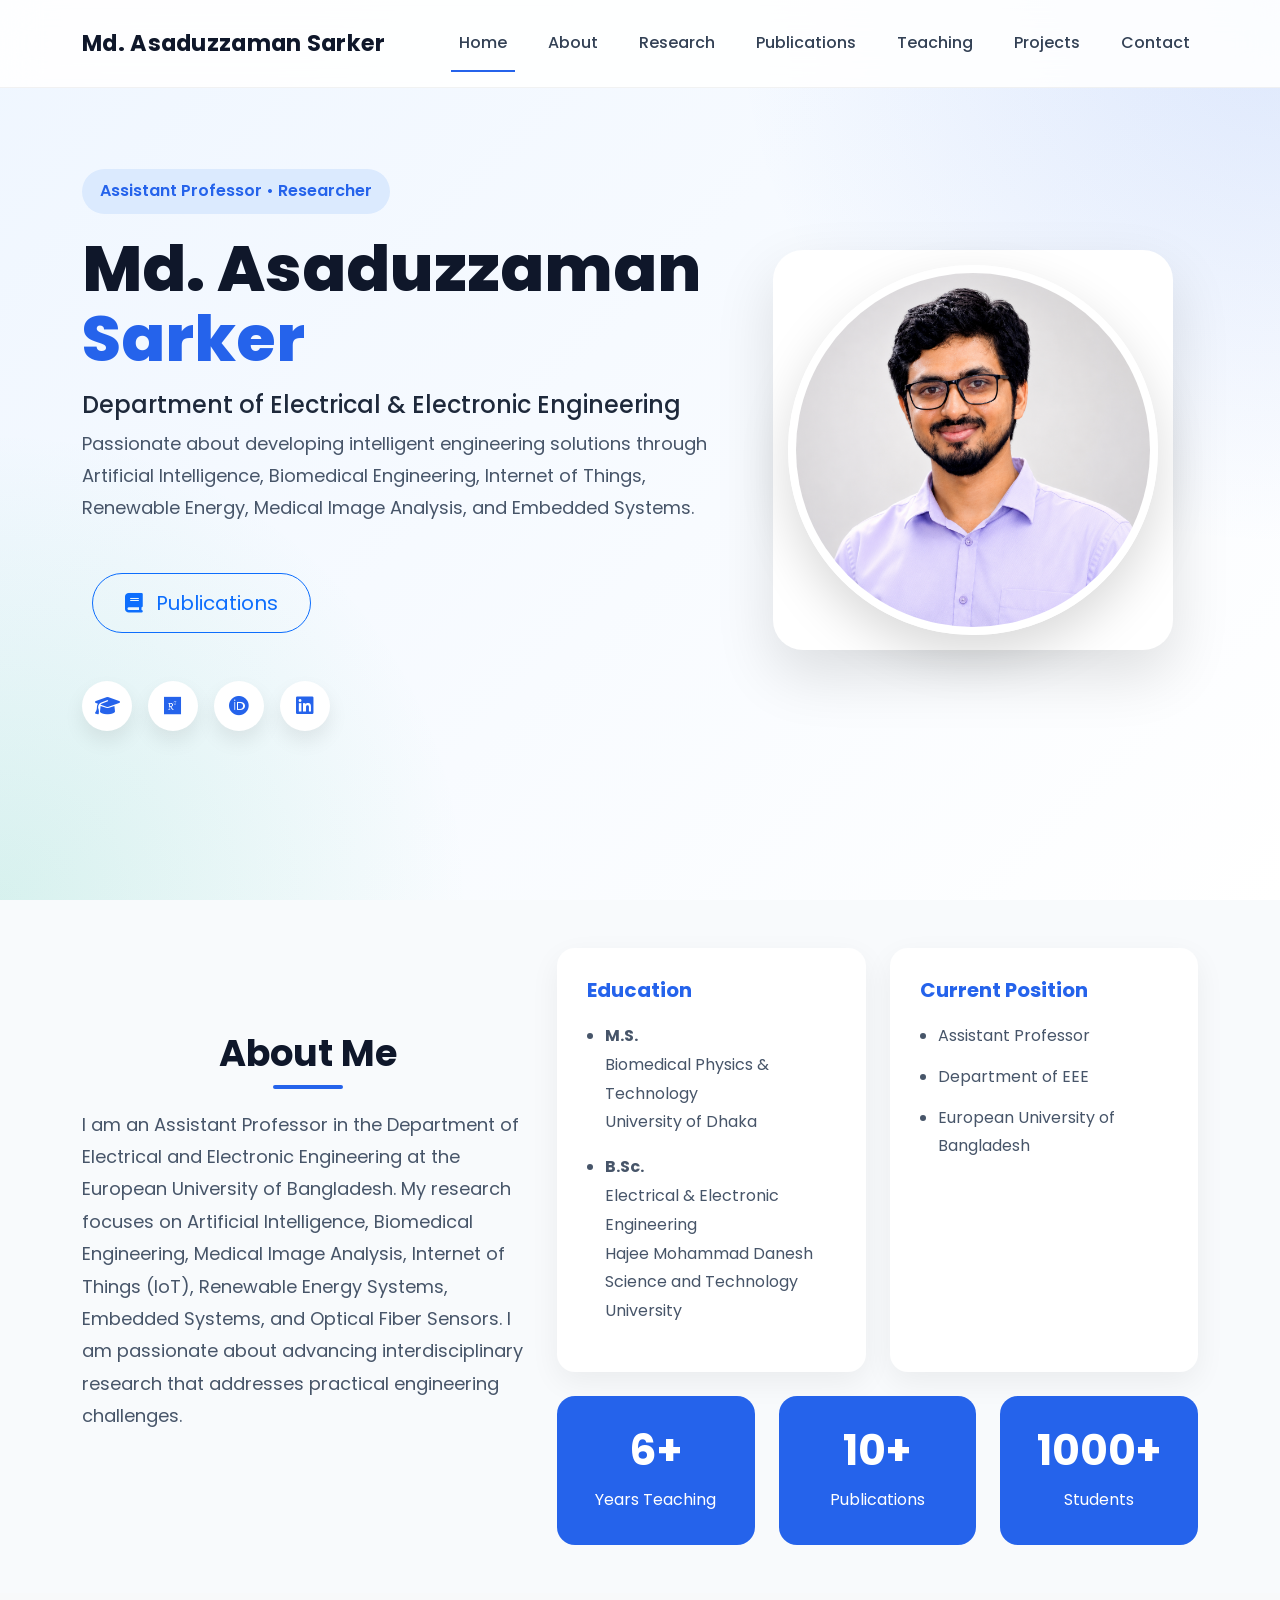
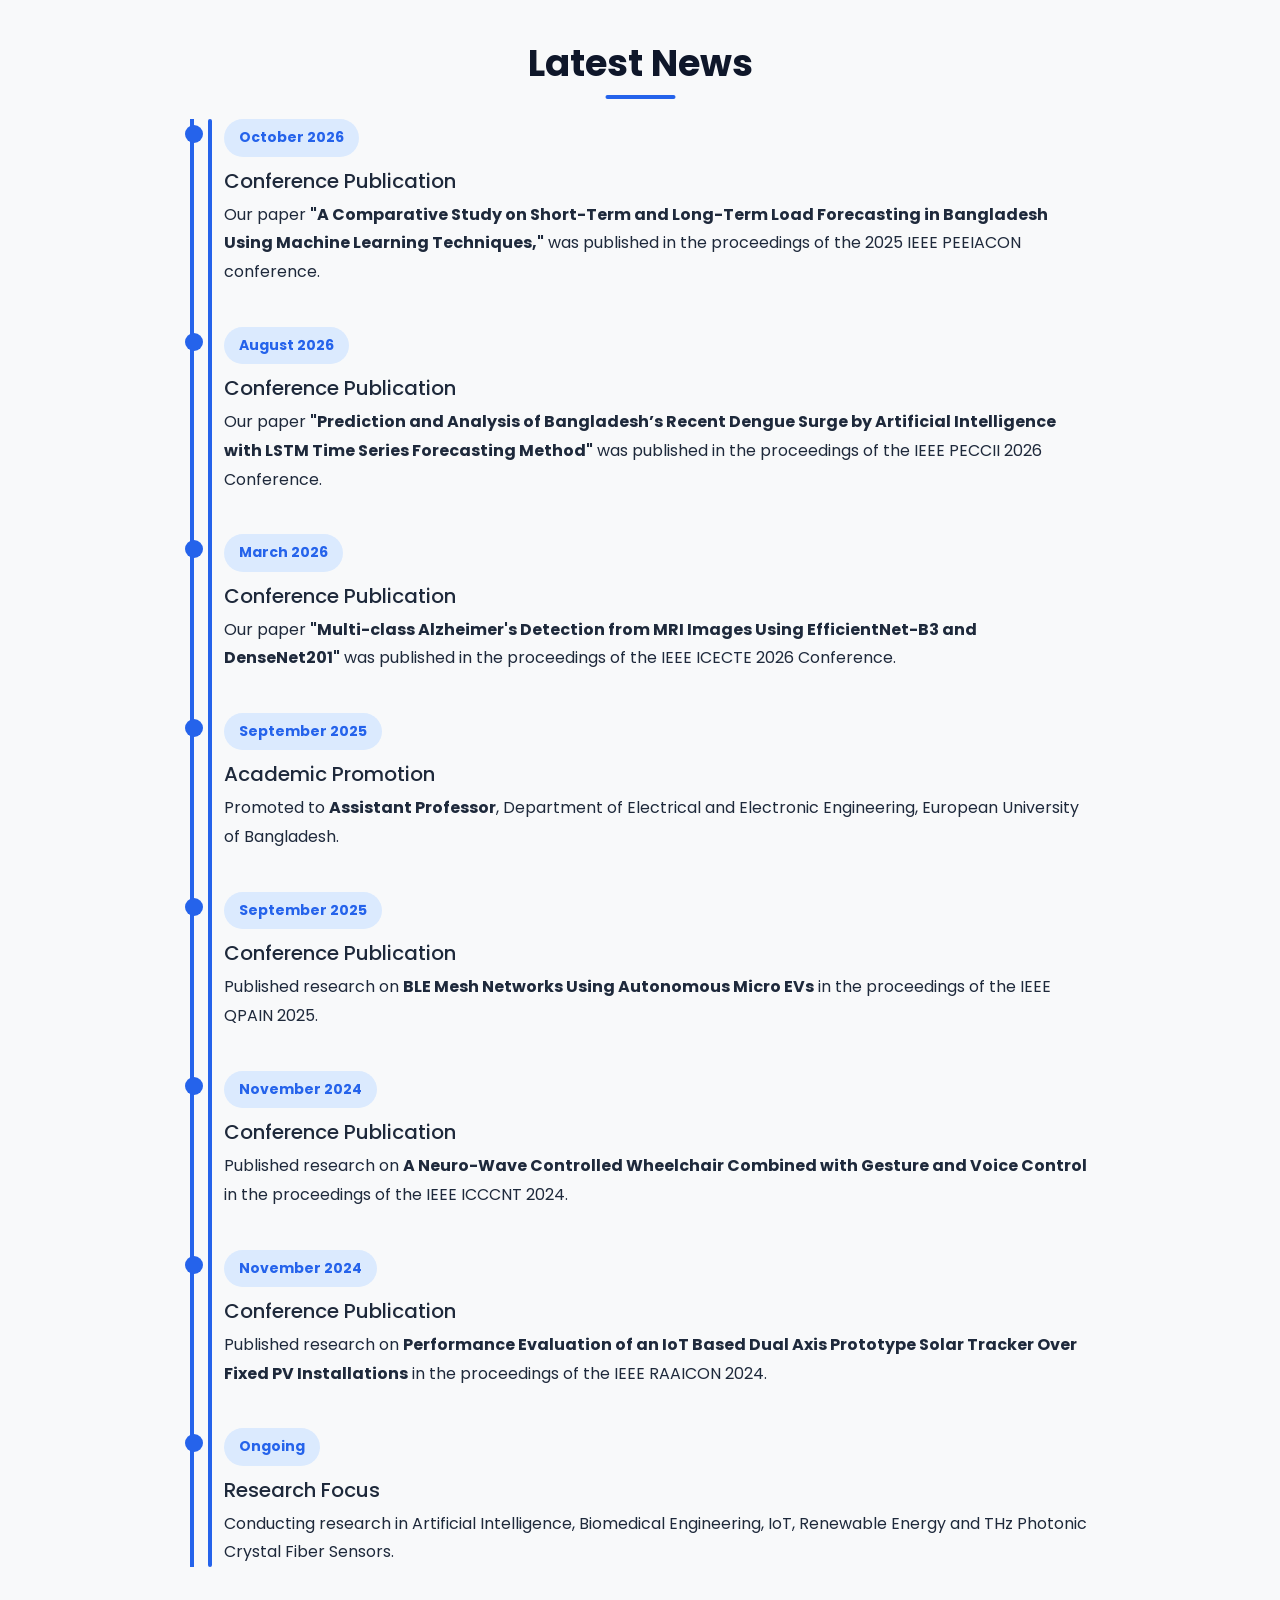
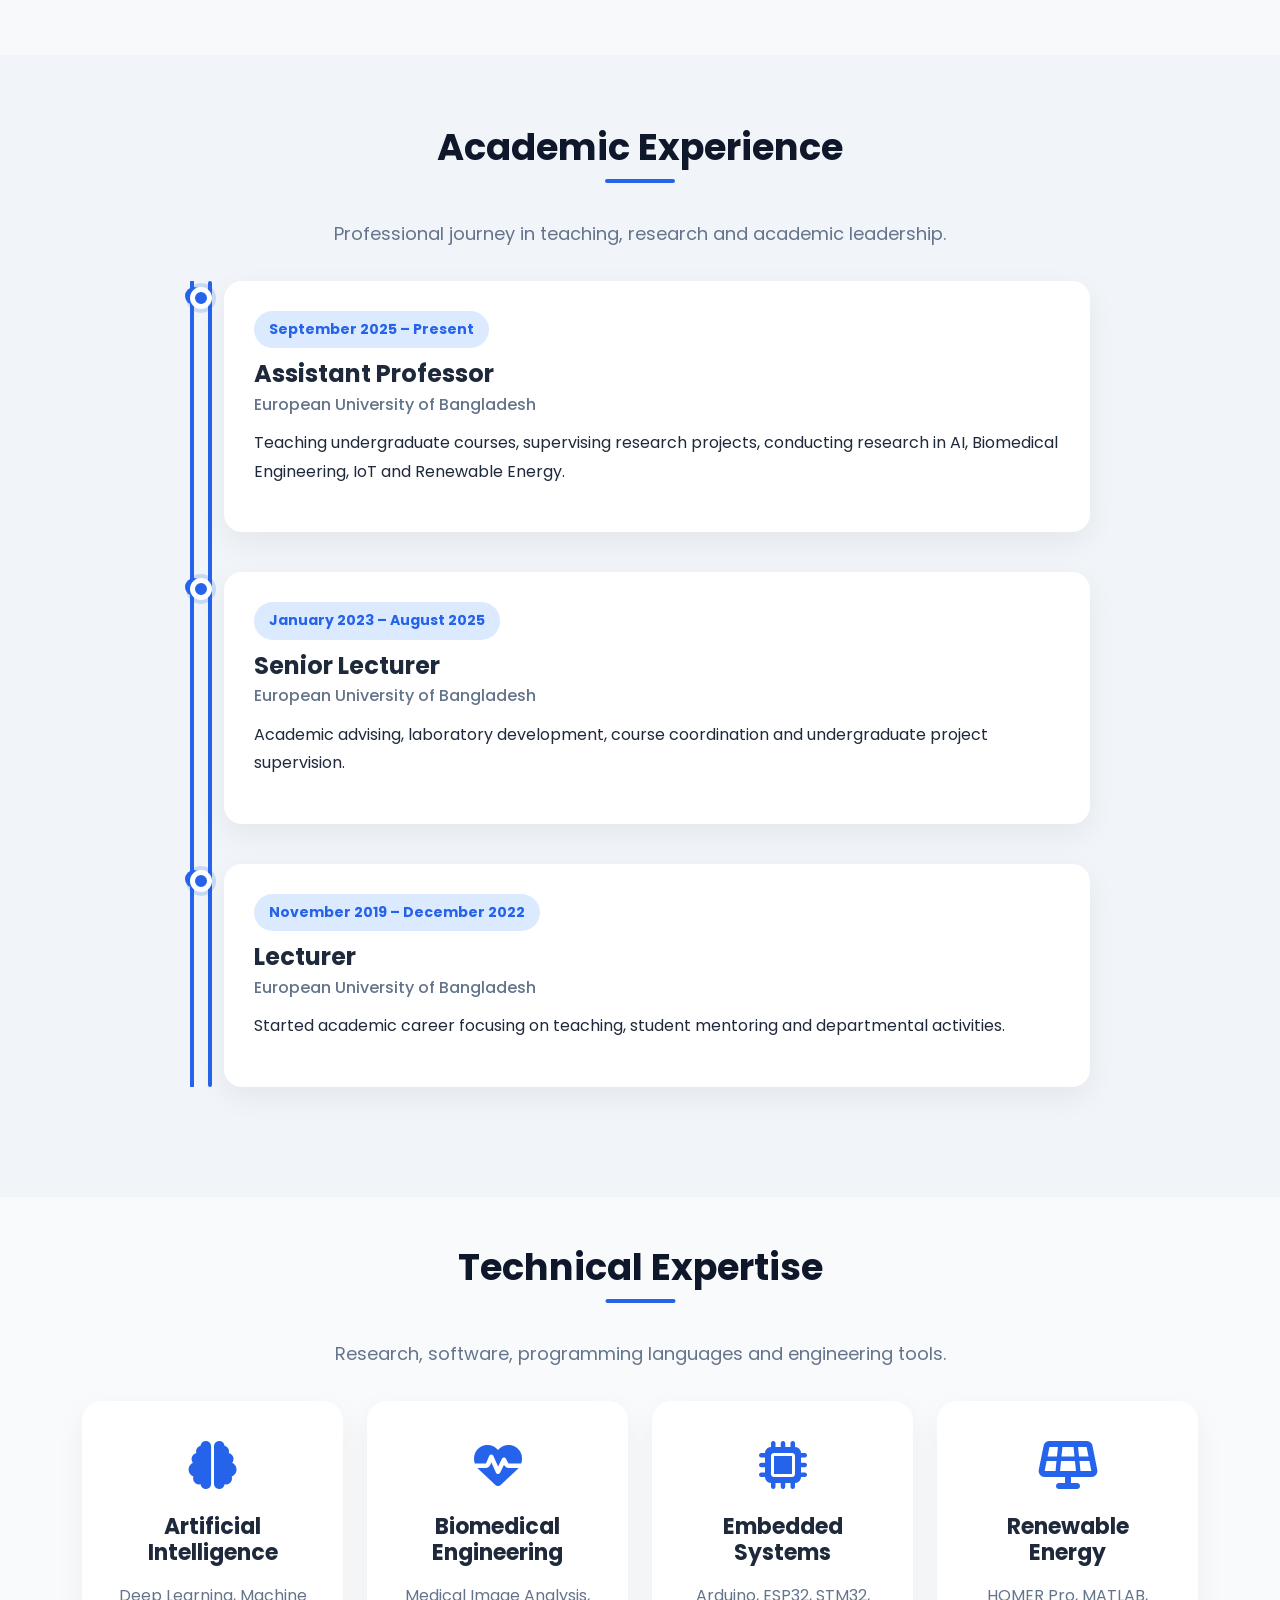
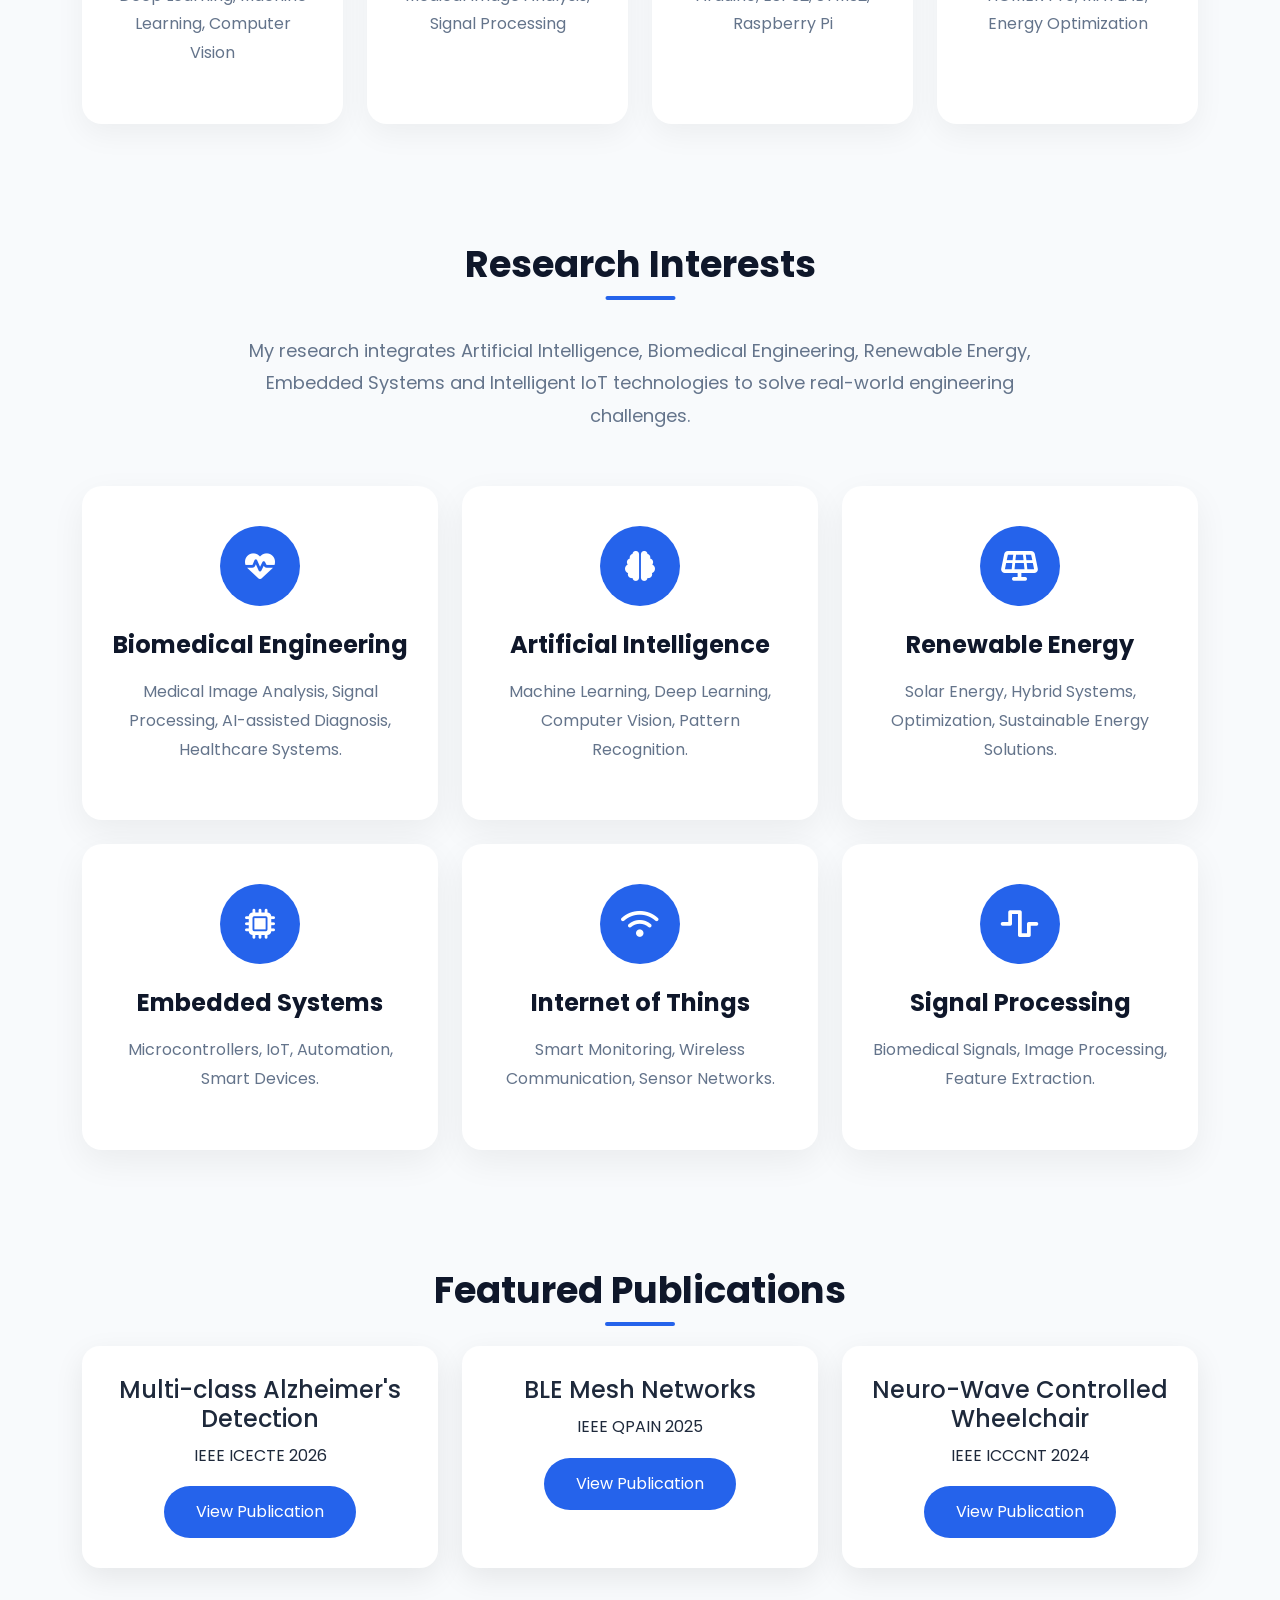
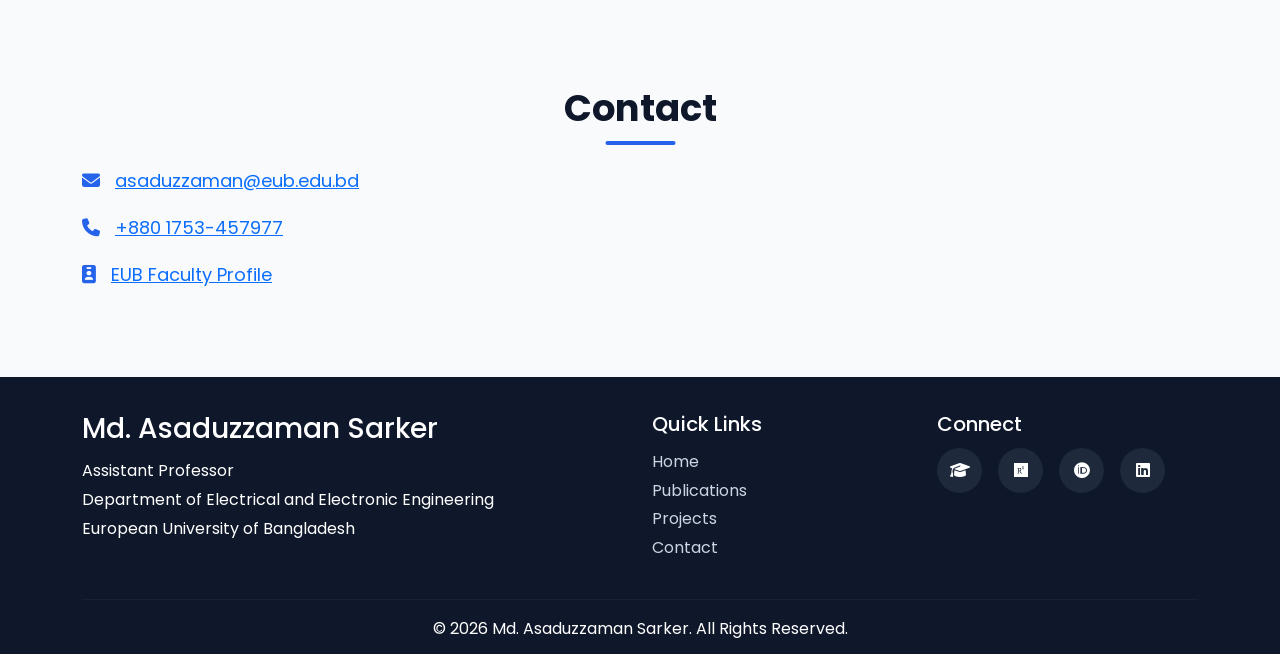
<file: index.html>
<!DOCTYPE html>
<html lang="en">
<head>
    <meta charset="UTF-8">
    <meta name="viewport" content="width=device-width, initial-scale=1.0">

    <title>Md. Asaduzzaman Sarker | Assistant Professor</title>

    <meta name="description" content="Official academic website of Md. Asaduzzaman Sarker">
    <meta name="keywords" content="Md. Asaduzzaman Sarker, Asaduzzaman Sarker, Shamim, Assistant Professor, EEE, European University of Bangladesh, AI, Biomedical Engineering, IoT, Renewable Energy, Optical Fiber Sensor, Research">
    <meta name="author" content="Md. Asaduzzaman Sarker">
    <meta name="robots" content="index, follow">
    
    <meta property="og:title" content="Md. Asaduzzaman Sarker">
    <meta property="og:description" content="Assistant Professor | Researcher in Artificial Intelligence, Biomedical Engineering, IoT, Renewable Energy and Embedded Systems">
    <meta property="og:type" content="website">
    <meta property="og:url" content="https://shamimasaduzzaman8.github.io/">
    <meta property="og:image" content="https://shamimasaduzzaman8.github.io/assets/images/profile.jpg">

    <link rel="canonical" href="https://shamimasaduzzaman8.github.io/">
    <link rel="icon" type="image/png" href="assets/images/favicon.png">

    <!-- Bootstrap -->
    <link href="https://cdn.jsdelivr.net/npm/bootstrap@5.3.7/dist/css/bootstrap.min.css" rel="stylesheet">

    <!-- Font Awesome -->
    <link rel="stylesheet"
          href="https://cdnjs.cloudflare.com/ajax/libs/font-awesome/6.7.2/css/all.min.css">

    <!-- Google Font -->
    <link rel="preconnect" href="https://fonts.googleapis.com">

    <!-- Google Analytics -->
    <script async src="https://www.googletagmanager.com/gtag/js?id=G-H26FKL30S9"></script>

    <script>
    window.dataLayer = window.dataLayer || [];

    function gtag(){
        dataLayer.push(arguments);
    }

    gtag('js', new Date());

    gtag('config', 'G-H26FKL30S9');
    </script>

    <link rel="stylesheet" href="assets/css/style.css">
</head>

<body>

<nav class="navbar navbar-expand-lg fixed-top custom-navbar">
<div class="container">

<a class="navbar-brand fw-bold" href="#">
    <span class="logo-text">Md. Asaduzzaman Sarker</span>
</a>

<button class="navbar-toggler"
type="button"
data-bs-toggle="collapse"
data-bs-target="#navbarNav">

<span class="navbar-toggler-icon"></span>

</button>

<div class="collapse navbar-collapse" id="navbarNav">

<ul class="navbar-nav ms-auto">

<li class="nav-item">
<a class="nav-link active" href="index.html">Home</a>
</li>

<li class="nav-item">
<a class="nav-link" href="about.html">About</a>
</li>

<li class="nav-item">
<a class="nav-link" href="research.html">Research</a>
</li>

<li class="nav-item">
<a class="nav-link" href="publications.html">Publications</a>
</li>

<li class="nav-item">
<a class="nav-link" href="teaching.html">Teaching</a>
</li>

<li class="nav-item">
<a class="nav-link" href="projects.html">Projects</a>
</li>

<li class="nav-item">
<a class="nav-link" href="contact.html">Contact</a>
</li>

</ul>

</div>

</div>
</nav>


<section id="home" class="hero">
<div class="hero-bg"></div>

<div class="container">

<div class="row align-items-center">

<div class="col-lg-7">

<p class="hero-tag">
Assistant Professor • Researcher
</p>

<h1>
Md. Asaduzzaman<br>
<span>Sarker</span>
</h1>

<h4 class="mt-3">
Department of Electrical & Electronic Engineering
</h4>

<p class="hero-text">

Passionate about developing intelligent engineering solutions through 
Artificial Intelligence, Biomedical Engineering, Internet of Things, Renewable Energy,
Medical Image Analysis, and Embedded Systems.

</p>

<div class="hero-buttons mt-5">

<a href="publications.html"
class="btn btn-outline-primary btn-lg">

<i class="fa-solid fa-book"></i>
Publications

</a>

</div>

<div class="hero-social mt-5">

<a href="https://scholar.google.com/citations?user=CTiYwF0AAAAJ&hl=en&oi=ao" target="_blank">
    <i class="fas fa-graduation-cap"></i>
</a>

<a href="https://www.researchgate.net/profile/Md-Sarker-93" target="_blank">
    <i class="fab fa-researchgate"></i>
</a>

<a href="https://orcid.org/0009-0009-0811-0291" target="_blank">
    <i class="fab fa-orcid"></i>
</a>

<a href="https://bd.linkedin.com/in/asaduzzaman-shamim" target="_blank">
    <i class="fab fa-linkedin"></i>
</a>
 
</div>

</div>

<div class="col-lg-5 text-center">

<div class="photo-box">

<img
src="assets/images/profile.png"
class="profile-image">

</div>

</div>

</div>

</div>

</section>



<section id="about" class="py-5">

<div class="container">

<div class="row align-items-center">

<div class="col-lg-5">

<h2 class="section-title text-start">
About Me
</h2>

<p class="hero-text">

I am an Assistant Professor in the Department of Electrical and Electronic Engineering at the European University of Bangladesh. My research focuses on Artificial Intelligence, Biomedical Engineering, Medical Image Analysis, Internet of Things (IoT), Renewable Energy Systems, Embedded Systems, and Optical Fiber Sensors. I am passionate about advancing interdisciplinary research that addresses practical engineering challenges.

</p>


</div>

<div class="col-lg-7">

<div class="row g-4">

<div class="col-md-6">

<div class="info-card">

<h5>Education</h5>

<ul>

<li><strong>M.S.</strong><br>Biomedical Physics & Technology<br>University of Dhaka</li>

<li class="mt-3"><strong>B.Sc.</strong><br>Electrical & Electronic Engineering<br>Hajee Mohammad Danesh Science and Technology University</li>

</ul>

</div>

</div>

<div class="col-md-6">

<div class="info-card">

<h5>Current Position</h5>

<ul>

<li>Assistant Professor</li>

<li>Department of EEE</li>

<li>European University of Bangladesh</li>

</ul>

</div>

</div>

<div class="col-md-4">

<div class="counter-card">

<h2>6+</h2>

<p>Years Teaching</p>

</div>

</div>

<div class="col-md-4">

<div class="counter-card">

<h2>10+</h2>

<p>Publications</p>

</div>

</div>

<div class="col-md-4">

<div class="counter-card">

<h2>1000+</h2>

<p>Students</p>

</div>

</div>

</div>

</div>

</div>

</div>

</section>

<!--==========================
Latest News
===========================-->

<section class="py-5 bg-light">

<div class="container">

<h2 class="section-title">
Latest News
</h2>

<div class="timeline">

<div class="timeline-item">
    <span class="timeline-date">October 2026</span>
    <h5>Conference Publication</h5>
    <p>
    Our paper <strong>"A Comparative Study on Short-Term and Long-Term Load Forecasting in Bangladesh Using Machine Learning Techniques,"</strong> was published in the proceedings of the 2025 IEEE PEEIACON conference.
    </p>
</div>

<div class="timeline-item">
    <span class="timeline-date">August 2026</span>
    <h5>Conference Publication</h5>
    <p>
    Our paper <strong>"Prediction and Analysis of Bangladesh’s Recent Dengue Surge by Artificial Intelligence with LSTM Time Series Forecasting Method"</strong> was published in the proceedings of the IEEE PECCII 2026 Conference.
    </p>
</div>

<div class="timeline-item">
    <span class="timeline-date">March 2026</span>
    <h5>Conference Publication</h5>
    <p>
    Our paper <strong>"Multi-class Alzheimer's Detection from MRI Images Using EfficientNet-B3 and DenseNet201"</strong> was published in the proceedings of the IEEE ICECTE 2026 Conference.
    </p>
</div>

<div class="timeline-item">
    <span class="timeline-date">September 2025</span>
    <h5>Academic Promotion</h5>
    <p>
    Promoted to <strong>Assistant Professor</strong>, Department of Electrical and Electronic Engineering, European University of Bangladesh.
    </p>
</div>

<div class="timeline-item">
    <span class="timeline-date">September 2025</span>
    <h5>Conference Publication</h5>
    <p>
    Published research on <strong>BLE Mesh Networks Using Autonomous Micro EVs</strong> in the proceedings of the IEEE QPAIN 2025.
    </p>
</div>

<div class="timeline-item">
    <span class="timeline-date">November 2024</span>
    <h5>Conference Publication</h5>
    <p>
    Published research on <strong>A Neuro-Wave Controlled Wheelchair Combined with Gesture and Voice Control</strong> in the proceedings of the IEEE ICCCNT 2024.
    </p>
</div>

<div class="timeline-item">
    <span class="timeline-date">November 2024</span>
    <h5>Conference Publication</h5>
    <p>
    Published research on <strong>Performance Evaluation of an IoT Based Dual Axis Prototype Solar Tracker Over Fixed PV Installations</strong> in the proceedings of the IEEE RAAICON 2024.
    </p>
</div>

<div class="timeline-item">
    <span class="timeline-date">Ongoing</span>
    <h5>Research Focus</h5>
    <p>
    Conducting research in Artificial Intelligence, Biomedical Engineering, IoT, Renewable Energy and THz Photonic Crystal Fiber Sensors.
    </p>
</div>

</div>

</div>

</section>

<!--==========================
Academic Experience
===========================-->

<section id="experience" class="timeline-section">

<div class="container">

<h2 class="section-title">
Academic Experience
</h2>

<p class="section-subtitle">
Professional journey in teaching, research and academic leadership.
</p>

<div class="timeline">

<div class="timeline-item">

<div class="timeline-dot"></div>

<div class="timeline-content">

<span class="timeline-date">September 2025 – Present</span>

<h4>Assistant Professor</h4>

<h6>European University of Bangladesh</h6>

<p>
Teaching undergraduate courses, supervising research projects,
conducting research in AI, Biomedical Engineering,
IoT and Renewable Energy.
</p>

</div>

</div>

<div class="timeline-item">

<div class="timeline-dot"></div>

<div class="timeline-content">

<span class="timeline-date">January 2023 – August 2025</span>

<h4>Senior Lecturer</h4>

<h6>European University of Bangladesh</h6>

<p>
Academic advising, laboratory development,
course coordination and undergraduate project supervision.
</p>

</div>

</div>

<div class="timeline-item">

<div class="timeline-dot"></div>

<div class="timeline-content">

<span class="timeline-date">November 2019 – December 2022</span>

<h4>Lecturer</h4>

<h6>European University of Bangladesh</h6>

<p>
Started academic career focusing on teaching,
student mentoring and departmental activities.
</p>

</div>

</div>

</div>

</div>

</section>

<section id="skills" class="py-5">

<div class="container">

<h2 class="section-title">
Technical Expertise
</h2>

<p class="section-subtitle">
Research, software, programming languages and engineering tools.
</p>

<div class="row g-4">

<div class="col-lg-3 col-md-6">

<div class="skill-card">

<i class="fa-solid fa-brain"></i>

<h4>Artificial Intelligence</h4>

<p>
Deep Learning, Machine Learning,
Computer Vision
</p>

</div>

</div>

<div class="col-lg-3 col-md-6">

<div class="skill-card">

<i class="fa-solid fa-heart-pulse"></i>

<h4>Biomedical Engineering</h4>

<p>
Medical Image Analysis,
Signal Processing
</p>

</div>

</div>

<div class="col-lg-3 col-md-6">

<div class="skill-card">

<i class="fa-solid fa-microchip"></i>

<h4>Embedded Systems</h4>

<p>
Arduino,
ESP32,
STM32,
Raspberry Pi
</p>

</div>

</div>

<div class="col-lg-3 col-md-6">

<div class="skill-card">

<i class="fa-solid fa-solar-panel"></i>

<h4>Renewable Energy</h4>

<p>
HOMER Pro,
MATLAB,
Energy Optimization
</p>

</div>

</div>

</div>

</div>

</section>


<section id="research" class="research-section">

<div class="container">

<h2 class="section-title">
Research Interests
</h2>

<p class="section-subtitle">

My research integrates Artificial Intelligence, Biomedical Engineering,
Renewable Energy, Embedded Systems and Intelligent IoT technologies
to solve real-world engineering challenges.

</p>

<div class="row g-4 mt-4">

<div class="col-lg-4">

<div class="research-item">

<div class="research-icon">

<i class="fa-solid fa-heart-pulse"></i>

</div>

<h4>Biomedical Engineering</h4>

<p>

Medical Image Analysis,
Signal Processing,
AI-assisted Diagnosis,
Healthcare Systems.

</p>

</div>

</div>

<div class="col-lg-4">

<div class="research-item">

<div class="research-icon">

<i class="fa-solid fa-brain"></i>

</div>

<h4>Artificial Intelligence</h4>

<p>

Machine Learning,
Deep Learning,
Computer Vision,
Pattern Recognition.

</p>

</div>

</div>

<div class="col-lg-4">

<div class="research-item">

<div class="research-icon">

<i class="fa-solid fa-solar-panel"></i>

</div>

<h4>Renewable Energy</h4>

<p>

Solar Energy,
Hybrid Systems,
Optimization,
Sustainable Energy Solutions.

</p>

</div>

</div>

<div class="col-lg-4">

<div class="research-item">

<div class="research-icon">

<i class="fa-solid fa-microchip"></i>

</div>

<h4>Embedded Systems</h4>

<p>

Microcontrollers,
IoT,
Automation,
Smart Devices.

</p>

</div>

</div>

<div class="col-lg-4">

<div class="research-item">

<div class="research-icon">

<i class="fa-solid fa-wifi"></i>

</div>

<h4>Internet of Things</h4>

<p>

Smart Monitoring,
Wireless Communication,
Sensor Networks.

</p>

</div>

</div>

<div class="col-lg-4">

<div class="research-item">

<div class="research-icon">

<i class="fa-solid fa-wave-square"></i>

</div>

<h4>Signal Processing</h4>

<p>

Biomedical Signals,
Image Processing,
Feature Extraction.

</p>

</div>

</div>

</div>

</div>

</section>



<!--==========================
Featured Publications
===========================-->

<section class="py-5">

<div class="container">

<h2 class="section-title">
Featured Publications
</h2>

<div class="row g-4">

<div class="col-lg-4">

<div class="publication-highlight">

<h4>
Multi-class Alzheimer's Detection
</h4>

<p>

IEEE ICECTE 2026

</p>

<a href="publications.html"
class="btn btn-primary">

View Publication

</a>

</div>

</div>

<div class="col-lg-4">

<div class="publication-highlight">

<h4>

BLE Mesh Networks

</h4>

<p>

IEEE QPAIN 2025

</p>

<a href="publications.html"

class="btn btn-primary">

View Publication

</a>

</div>

</div>

<div class="col-lg-4">

<div class="publication-highlight">

<h4>

Neuro-Wave Controlled Wheelchair

</h4>

<p>

IEEE ICCCNT 2024

</p>

<a href="publications.html"

class="btn btn-primary">

View Publication

</a>

</div>

</div>

</div>

</div>

</section>



<section id="contact">

<div class="container">

<h2 class="section-title">

Contact

</h2>

<p>
    <i class="fa-solid fa-envelope"></i>
    <a href="mailto:asaduzzaman@eub.edu.bd">asaduzzaman@eub.edu.bd</a>
</p>

<p>
    <i class="fa-solid fa-phone"></i>
    <a href="tel:+801753457977">+880 1753-457977</a>
</p>

<p>
    <i class="fa-solid fa-id-badge"></i>
    <a href="https://www.eub.edu.bd/faculty/faculty-members/p69fjEeCe5ImmECIliQkd"
       target="_blank"
       rel="noopener noreferrer">
        EUB Faculty Profile
    </a>
</p>

</div>

</section>

<div id="footer"></div>

<script src="https://cdn.jsdelivr.net/npm/bootstrap@5.3.7/dist/js/bootstrap.bundle.min.js"></script>

<script src="assets/js/main.js"></script>

</body>
</html>
</file>
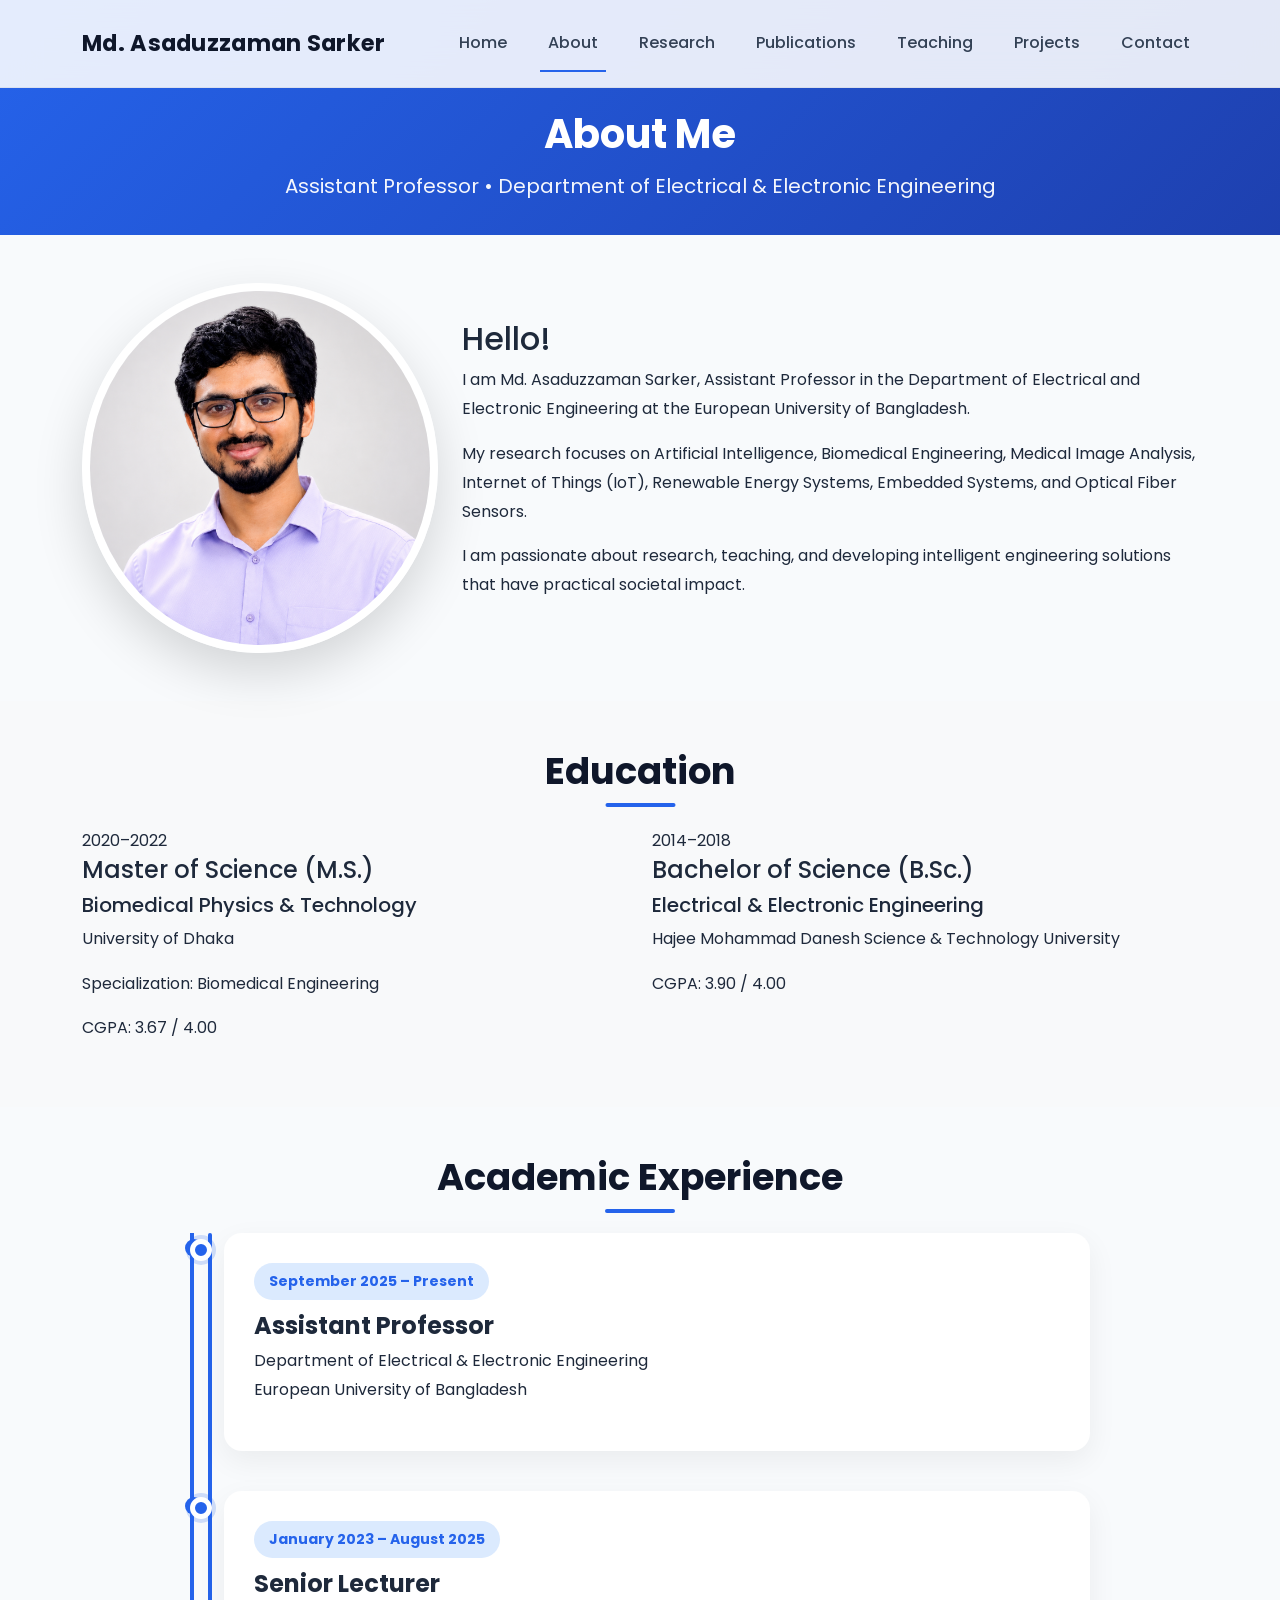
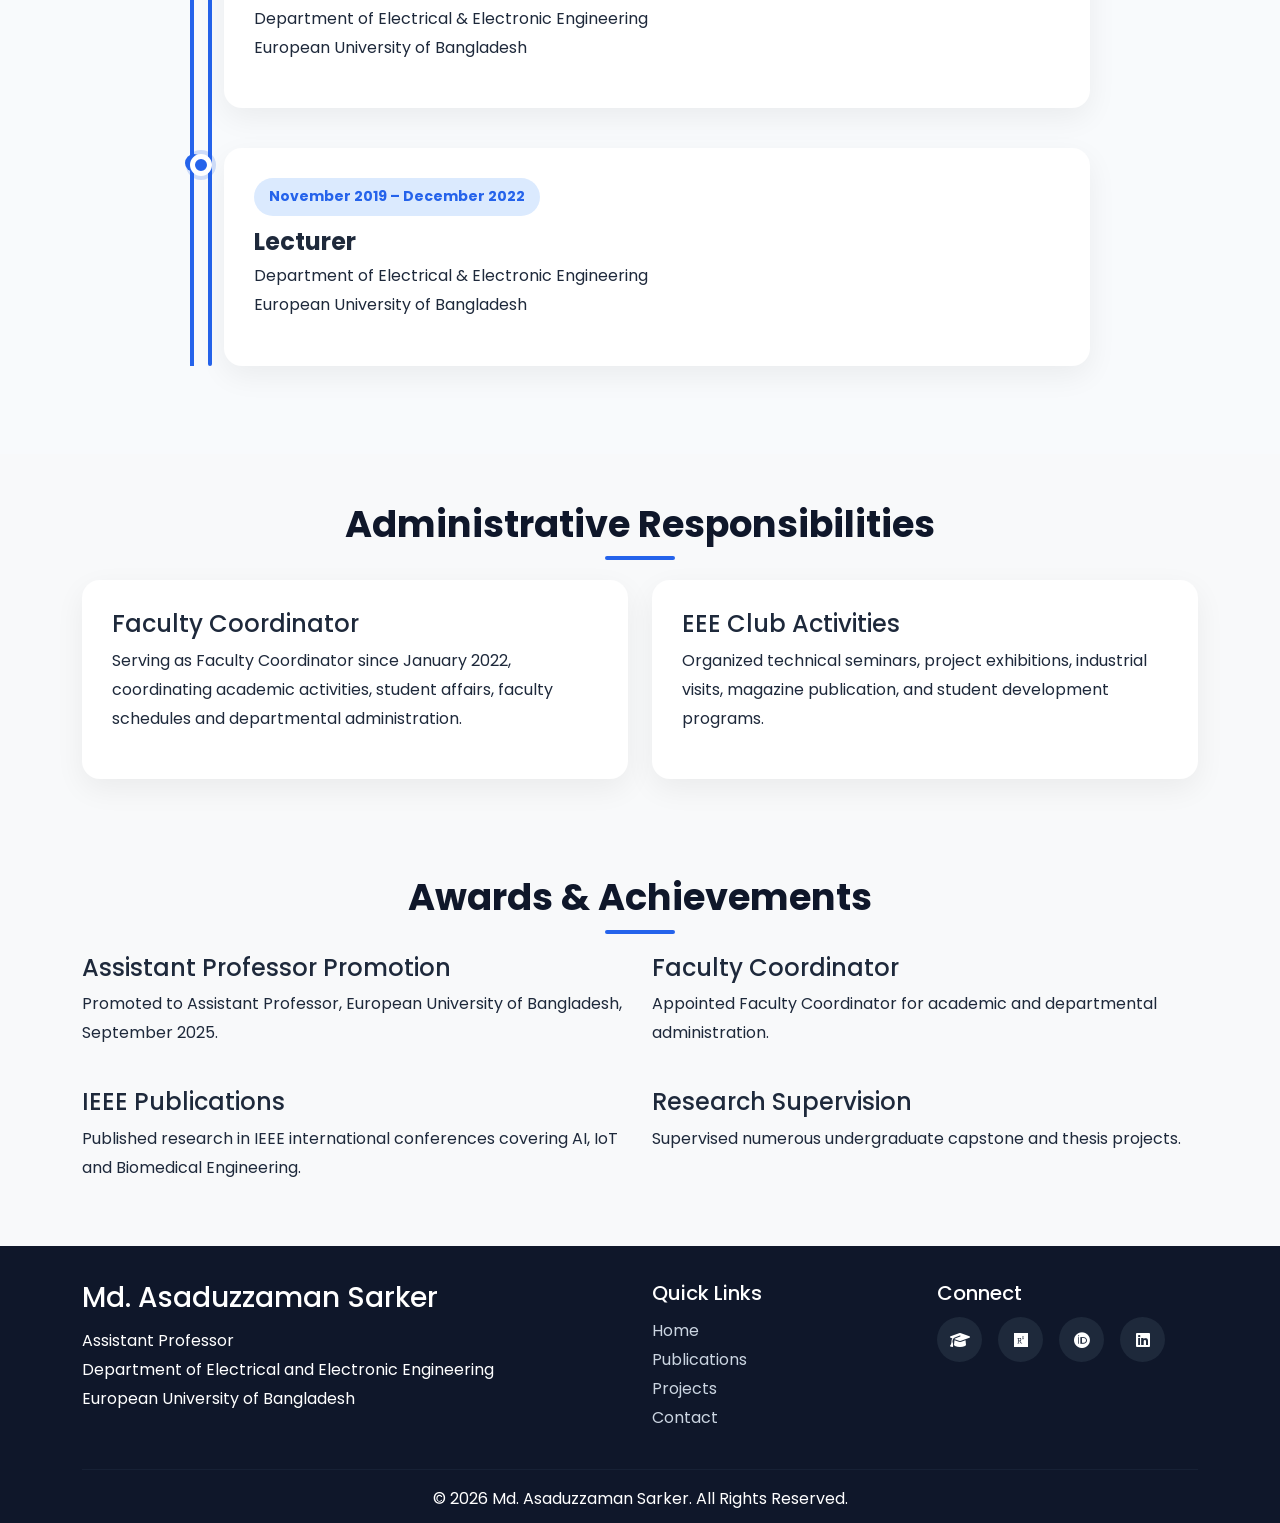
<file: about.html>
<!DOCTYPE html>
<html lang="en">

<head>

<meta charset="UTF-8">
<meta name="viewport" content="width=device-width, initial-scale=1.0">

<title>About | Md. Asaduzzaman Sarker</title>

<link href="https://cdn.jsdelivr.net/npm/bootstrap@5.3.7/dist/css/bootstrap.min.css" rel="stylesheet">

<link rel="stylesheet" href="https://cdnjs.cloudflare.com/ajax/libs/font-awesome/6.7.2/css/all.min.css">

    <!-- Google Analytics -->
    <script async src="https://www.googletagmanager.com/gtag/js?id=G-H26FKL30S9"></script>

    <script>
    window.dataLayer = window.dataLayer || [];

    function gtag(){
        dataLayer.push(arguments);
    }

    gtag('js', new Date());

    gtag('config', 'G-H26FKL30S9');
    </script>

<link rel="stylesheet" href="assets/css/style.css">

</head>

<body>

<!-- Navbar -->

<nav class="navbar navbar-expand-lg fixed-top custom-navbar">

<div class="container">

<a class="navbar-brand" href="index.html">
<span class="logo-text">Md. Asaduzzaman Sarker</span>
</a>

<button class="navbar-toggler"
type="button"
data-bs-toggle="collapse"
data-bs-target="#navbarNav">

<span class="navbar-toggler-icon"></span>

</button>

<div class="collapse navbar-collapse" id="navbarNav">

<ul class="navbar-nav ms-auto">

<li class="nav-item">
<a class="nav-link" href="index.html">Home</a>
</li>

<li class="nav-item">
<a class="nav-link active" href="about.html">About</a>
</li>

<li class="nav-item">
<a class="nav-link" href="research.html">Research</a>
</li>

<li class="nav-item">
<a class="nav-link" href="publications.html">Publications</a>
</li>

<li class="nav-item">
<a class="nav-link" href="teaching.html">Teaching</a>
</li>

<li class="nav-item">
<a class="nav-link" href="projects.html">Projects</a>
</li>

<li class="nav-item">
<a class="nav-link" href="contact.html">Contact</a>
</li>

</ul>

</div>

</div>

</nav>

<!-- Hero -->

<section class="page-header">

<div class="container text-center">

<h1>About Me</h1>

<p>
Assistant Professor • Department of Electrical & Electronic Engineering
</p>

</div>

</section>

<!-- About -->

<section class="py-5">

<div class="container">

<div class="row align-items-center">

<div class="col-lg-4 text-center">

<img src="assets/images/profile.png"
class="img-fluid profile-image">

</div>

<div class="col-lg-8">

<h2>Hello!</h2>

<p>

I am Md. Asaduzzaman Sarker, Assistant Professor in the Department of Electrical and Electronic Engineering at the European University of Bangladesh.

</p>

<p>

My research focuses on Artificial Intelligence, Biomedical Engineering, Medical Image Analysis, Internet of Things (IoT), Renewable Energy Systems, Embedded Systems, and Optical Fiber Sensors.

</p>

<p>

I am passionate about research, teaching, and developing intelligent engineering solutions that have practical societal impact.

</p>


</div>

</div>

</div>

</section>

<section class="py-5 bg-light">

<div class="container">

<h2 class="section-title">
Education
</h2>

<div class="row g-4">

<div class="col-lg-6">

<div class="education-card">

<span class="year">2020–2022</span>

<h4>Master of Science (M.S.)</h4>

<h5>Biomedical Physics & Technology</h5>

<p>
University of Dhaka
</p>

<p>
Specialization: Biomedical Engineering
</p>

<p>
CGPA: 3.67 / 4.00
</p>

</div>

</div>

<div class="col-lg-6">

<div class="education-card">

<span class="year">2014–2018</span>

<h4>Bachelor of Science (B.Sc.)</h4>

<h5>Electrical & Electronic Engineering</h5>

<p>
Hajee Mohammad Danesh Science & Technology University
</p>

<p>
CGPA: 3.90 / 4.00
</p>

</div>

</div>

</div>

</div>

</section>


<section class="py-5">

<div class="container">

<h2 class="section-title">
Academic Experience
</h2>

<div class="timeline">

<div class="timeline-item">
<div class="timeline-dot"></div>

<div class="timeline-content">

<span class="timeline-date">
September 2025 – Present
</span>

<h4>Assistant Professor</h4>

<p>
Department of Electrical & Electronic Engineering<br>
European University of Bangladesh
</p>

</div>

</div>

<div class="timeline-item">

<div class="timeline-dot"></div>

<div class="timeline-content">

<span class="timeline-date">
January 2023 – August 2025
</span>

<h4>Senior Lecturer</h4>

<p>
Department of Electrical & Electronic Engineering<br>
European University of Bangladesh
</p>

</div>

</div>

<div class="timeline-item">

<div class="timeline-dot"></div>

<div class="timeline-content">

<span class="timeline-date">
November 2019 – December 2022
</span>

<h4>Lecturer</h4>

<p>
Department of Electrical & Electronic Engineering<br>
European University of Bangladesh
</p>

</div>

</div>

</div>

</div>

</section>

<section class="py-5 bg-light">

<div class="container">

<h2 class="section-title">
Administrative Responsibilities
</h2>

<div class="row g-4">

<div class="col-md-6">

<div class="info-card">

<h4>
Faculty Coordinator
</h4>

<p>

Serving as Faculty Coordinator since January 2022,
coordinating academic activities, student affairs,
faculty schedules and departmental administration.

</p>

</div>

</div>

<div class="col-md-6">

<div class="info-card">

<h4>
EEE Club Activities
</h4>

<p>

Organized technical seminars,
project exhibitions,
industrial visits,
magazine publication,
and student development programs.

</p>

</div>

</div>

</div>

</div>

</section>

<section class="py-5 bg-light">

<div class="container">

<h2 class="section-title">
Awards & Achievements
</h2>

<div class="row g-4">

<div class="col-md-6">

<div class="award-card">

<h4>
Assistant Professor Promotion
</h4>

<p>

Promoted to Assistant Professor,
European University of Bangladesh,
September 2025.

</p>

</div>

</div>

<div class="col-md-6">

<div class="award-card">

<h4>
Faculty Coordinator
</h4>

<p>

Appointed Faculty Coordinator
for academic and departmental
administration.

</p>

</div>

</div>

<div class="col-md-6">

<div class="award-card">

<h4>
IEEE Publications
</h4>

<p>

Published research in IEEE international conferences
covering AI, IoT and Biomedical Engineering.

</p>

</div>

</div>

<div class="col-md-6">

<div class="award-card">

<h4>
Research Supervision
</h4>

<p>

Supervised numerous undergraduate
capstone and thesis projects.

</p>

</div>

</div>

</div>

</div>

</section>


<div id="footer"></div>

<script src="https://cdn.jsdelivr.net/npm/bootstrap@5.3.7/dist/js/bootstrap.bundle.min.js"></script>
<script src="assets/js/main.js"></script>

</body>

</html>
</file>
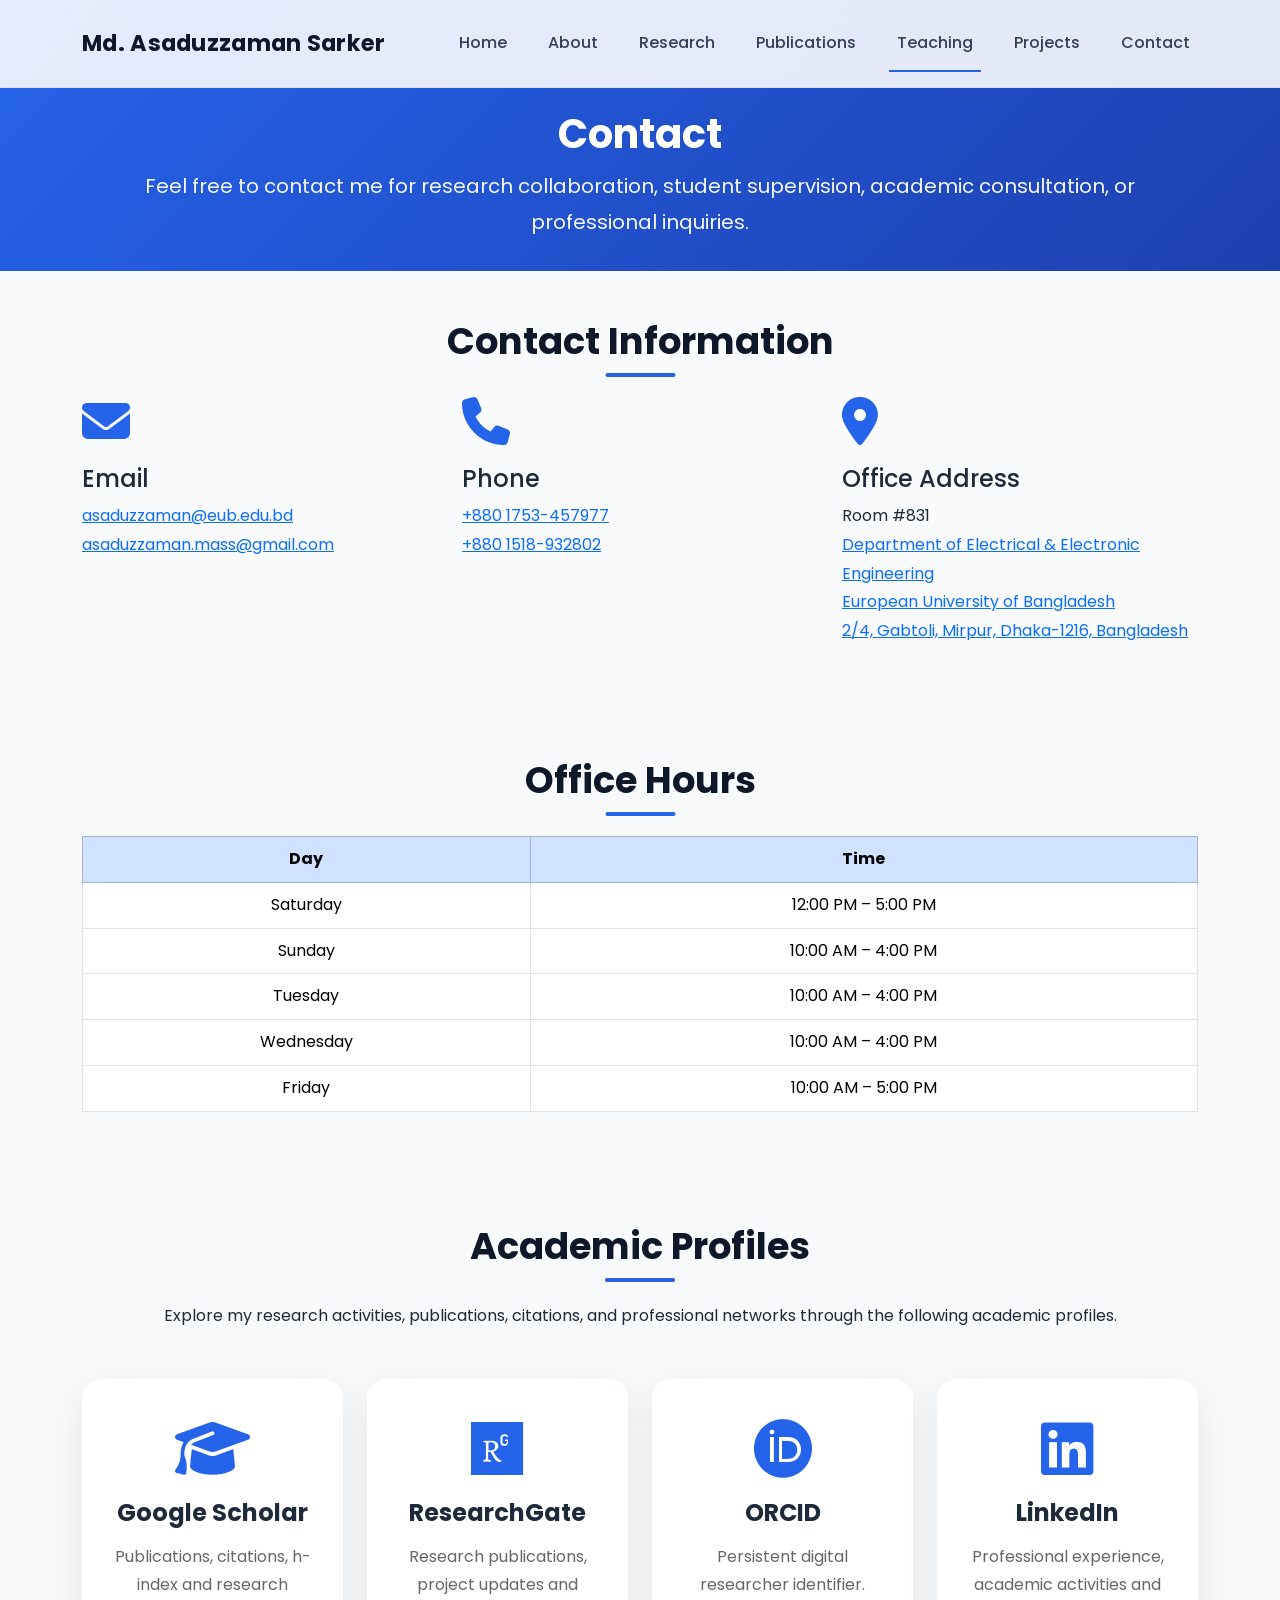
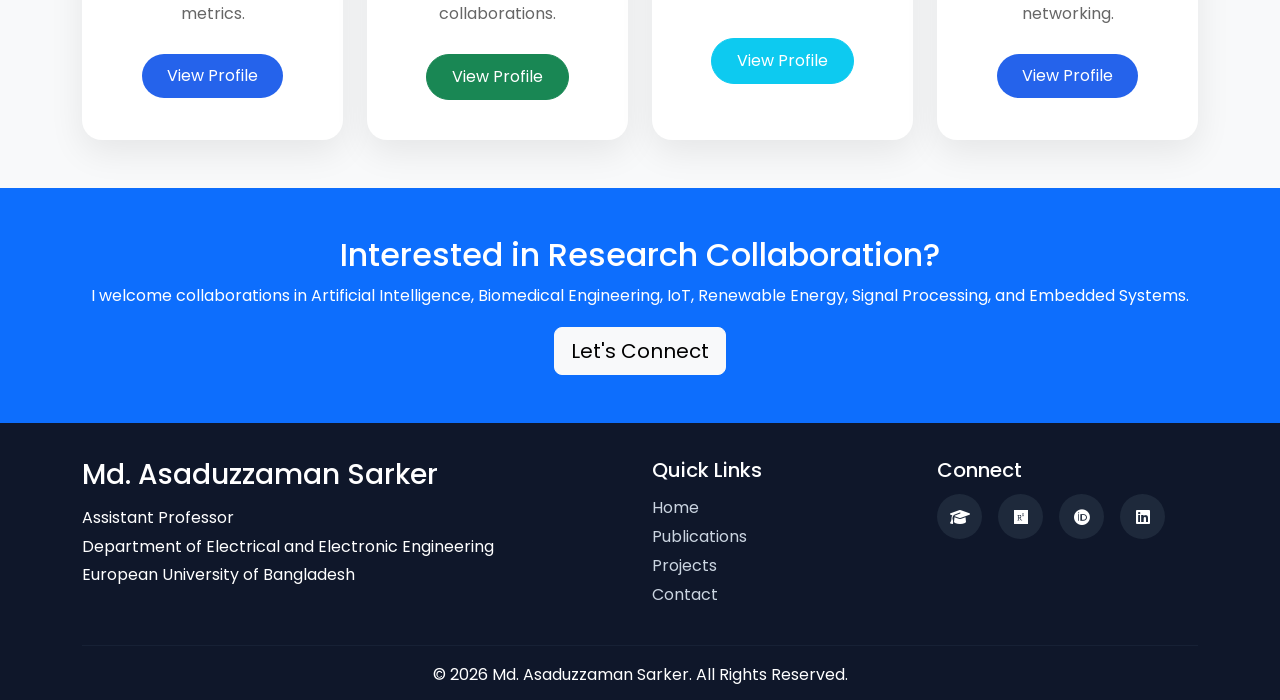
<file: contact.html>
<!DOCTYPE html>
<html lang="en">

<head>

<meta charset="UTF-8">

<meta name="viewport" content="width=device-width, initial-scale=1.0">

<title>Contact | Md. Asaduzzaman Sarker</title>

<link href="https://cdn.jsdelivr.net/npm/bootstrap@5.3.7/dist/css/bootstrap.min.css" rel="stylesheet">

<link rel="stylesheet" href="https://cdnjs.cloudflare.com/ajax/libs/font-awesome/6.7.2/css/all.min.css">

    <!-- Google Analytics -->
    <script async src="https://www.googletagmanager.com/gtag/js?id=G-H26FKL30S9"></script>

    <script>
    window.dataLayer = window.dataLayer || [];

    function gtag(){
        dataLayer.push(arguments);
    }

    gtag('js', new Date());

    gtag('config', 'G-H26FKL30S9');
    </script>

<link rel="stylesheet" href="assets/css/style.css">

</head>

<body>

<!-- Navbar -->

<nav class="navbar navbar-expand-lg fixed-top custom-navbar">

<div class="container">

<a class="navbar-brand" href="index.html">
<span class="logo-text">Md. Asaduzzaman Sarker</span>
</a>

<button class="navbar-toggler" type="button"
data-bs-toggle="collapse"
data-bs-target="#navbarNav">

<span class="navbar-toggler-icon"></span>

</button>

<div class="collapse navbar-collapse" id="navbarNav">

<ul class="navbar-nav ms-auto">

<li class="nav-item"><a class="nav-link" href="index.html">Home</a></li>

<li class="nav-item"><a class="nav-link" href="about.html">About</a></li>

<li class="nav-item"><a class="nav-link" href="research.html">Research</a></li>

<li class="nav-item"><a class="nav-link" href="publications.html">Publications</a></li>

<li class="nav-item"><a class="nav-link active" href="teaching.html">Teaching</a></li>

<li class="nav-item"><a class="nav-link" href="projects.html">Projects</a></li>

<li class="nav-item"><a class="nav-link" href="contact.html">Contact</a></li>

</ul>

</div>

</div>

</nav>

<!--==========================
Page Header
===========================-->

<section class="page-header">

<div class="container">

<h1>Contact</h1>

<p>

Feel free to contact me for research collaboration,
student supervision,
academic consultation,
or professional inquiries.

</p>

</div>

</section>

<section class="py-5">

<div class="container">

<h2 class="section-title">

Contact Information

</h2>

<div class="row g-4">

<div class="col-lg-4">

<div class="contact-card">

<i class="fas fa-envelope"></i>

<h4>Email</h4>

<p>
    <a href="mailto:asaduzzaman@eub.edu.bd">asaduzzaman@eub.edu.bd</a><br>
    <a href="mailto:asaduzzaman.mass@gmail.com">asaduzzaman.mass@gmail.com</a>
</p>

</div>

</div>

<div class="col-lg-4">

<div class="contact-card">

<i class="fas fa-phone"></i>

<h4>Phone</h4>

<p>
    <a href="tel:+8801753457977">+880 1753-457977</a><br>
    <a href="tel:+8801518932802">+880 1518-932802</a>
</p>

</div>

</div>

<div class="col-lg-4">

<div class="contact-card">

<i class="fas fa-location-dot"></i>

<h4>Office Address</h4>

<p>
Room #831<br>
<a href="https://www.eub.edu.bd/bsc-electrical-and-electronic/overview/about-us"
       target="_blank"
       rel="noopener noreferrer">
    Department of Electrical & Electronic Engineering
</a><br>
<a href="https://www.eub.edu.bd/"
       target="_blank"
       rel="noopener noreferrer">
    European University of Bangladesh
</a><br>
<a href="https://maps.app.goo.gl/3f4uefhVbpcpWx7SA"
       target="_blank"
       rel="noopener noreferrer">
    2/4, Gabtoli, Mirpur, Dhaka-1216, Bangladesh
</a>
</p>

</div>

</div>

</div>

</div>

</section>

<section class="py-5 bg-light">

<div class="container">

<h2 class="section-title">

Office Hours

</h2>

<table class="table table-bordered text-center">

<thead class="table-primary">

<tr>

<th>Day</th>

<th>Time</th>

</tr>

</thead>

<tbody>

<tr>

<td>Saturday</td>

<td>12:00 PM – 5:00 PM</td>

</tr>

<tr>

<td>Sunday</td>

<td>10:00 AM – 4:00 PM</td>

</tr>

<tr>

<td>Tuesday</td>

<td>10:00 AM – 4:00 PM</td>

</tr>

<tr>

<td>Wednesday</td>

<td>10:00 AM – 4:00 PM</td>

</tr>

<tr>

<td>Friday</td>

<td>10:00 AM – 5:00 PM</td>

</tr>

</tbody>

</table>

</div>

</section>

<!-- ===========================
Research Profiles
=========================== -->

<section class="py-5 bg-light">

<div class="container">

<h2 class="section-title">
Academic Profiles
</h2>

<p class="text-center mb-5">

Explore my research activities, publications, citations, and professional networks through the following academic profiles.

</p>

<div class="row g-4">

<!-- Google Scholar -->

<div class="col-lg-3 col-md-6">

<div class="profile-card">

<i class="fas fa-graduation-cap"></i>

<h4>Google Scholar</h4>

<p>
Publications, citations, h-index and research metrics.
</p>

<a href="https://scholar.google.com/citations?user=CTiYwF0AAAAJ&hl=en&oi=ao"
target="_blank"
class="btn btn-primary">

View Profile

</a>

</div>

</div>

<!-- ResearchGate -->

<div class="col-lg-3 col-md-6">

<div class="profile-card">

<i class="fab fa-researchgate"></i>

<h4>ResearchGate</h4>

<p>

Research publications, project updates and collaborations.

</p>

<a href="https://www.researchgate.net/profile/Md-Sarker-93"

target="_blank"

class="btn btn-success">

View Profile

</a>

</div>

</div>

<!-- ORCID -->

<div class="col-lg-3 col-md-6">

<div class="profile-card">

<i class="fab fa-orcid"></i>

<h4>ORCID</h4>

<p>

Persistent digital researcher identifier.

</p>

<a href="https://orcid.org/0009-0009-0811-0291"

target="_blank"

class="btn btn-info text-white">

View Profile

</a>

</div>

</div>

<!-- LinkedIn -->

<div class="col-lg-3 col-md-6">

<div class="profile-card">

<i class="fab fa-linkedin"></i>

<h4>LinkedIn</h4>

<p>

Professional experience, academic activities and networking.

</p>

<a href="https://bd.linkedin.com/in/asaduzzaman-shamim"

target="_blank"

class="btn btn-primary">

View Profile

</a>

</div>

</div>

</div>

</div>

</section>


<section class="py-5 bg-primary text-white">

<div class="container text-center">

<h2>

Interested in Research Collaboration?

</h2>

<p>

I welcome collaborations in Artificial Intelligence,
Biomedical Engineering,
IoT,
Renewable Energy,
Signal Processing,
and Embedded Systems.

</p>

<a href="mailto:asaduzzaman@eub.edu.bd"

class="btn btn-light btn-lg">

Let's Connect

</a>

</div>

</section>

<div id="footer"></div>

<script src="https://cdn.jsdelivr.net/npm/bootstrap@5.3.7/dist/js/bootstrap.bundle.min.js"></script>
<script src="assets/js/main.js"></script>


</body>

</html>
</file>
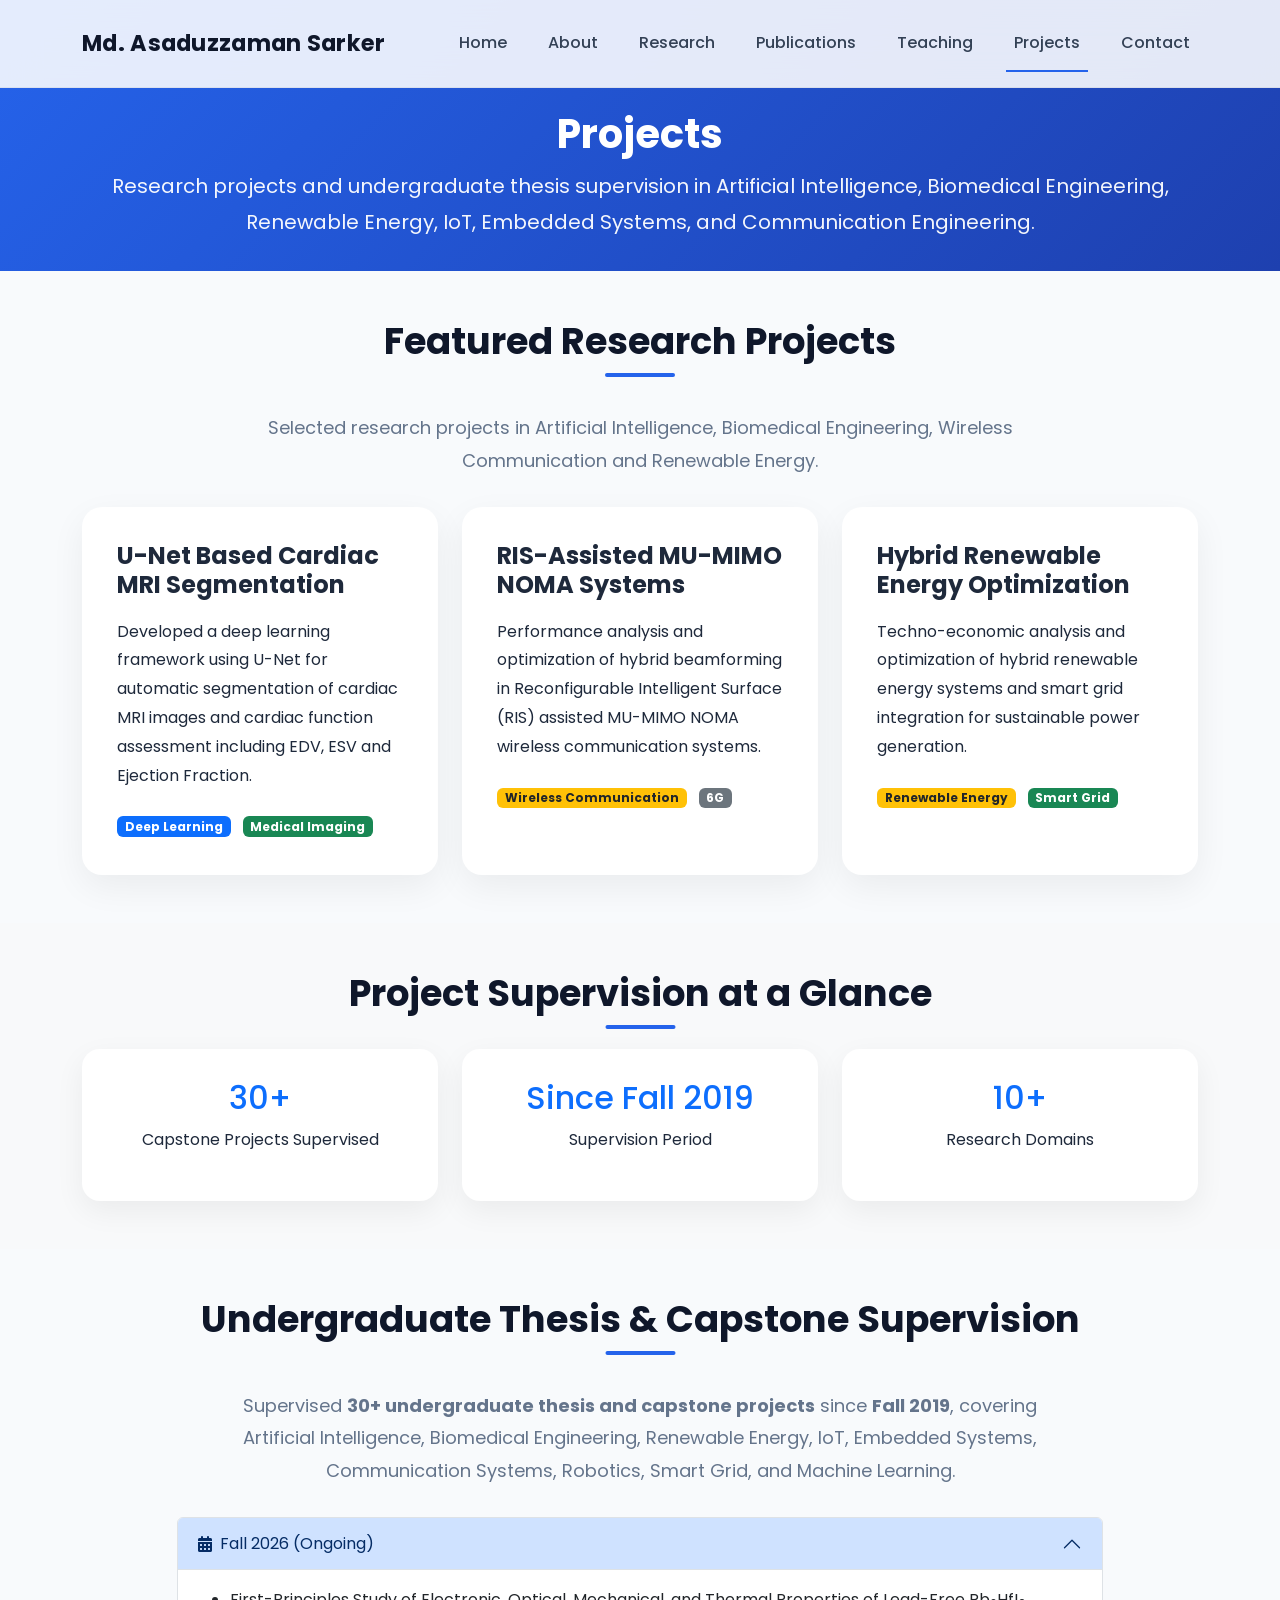
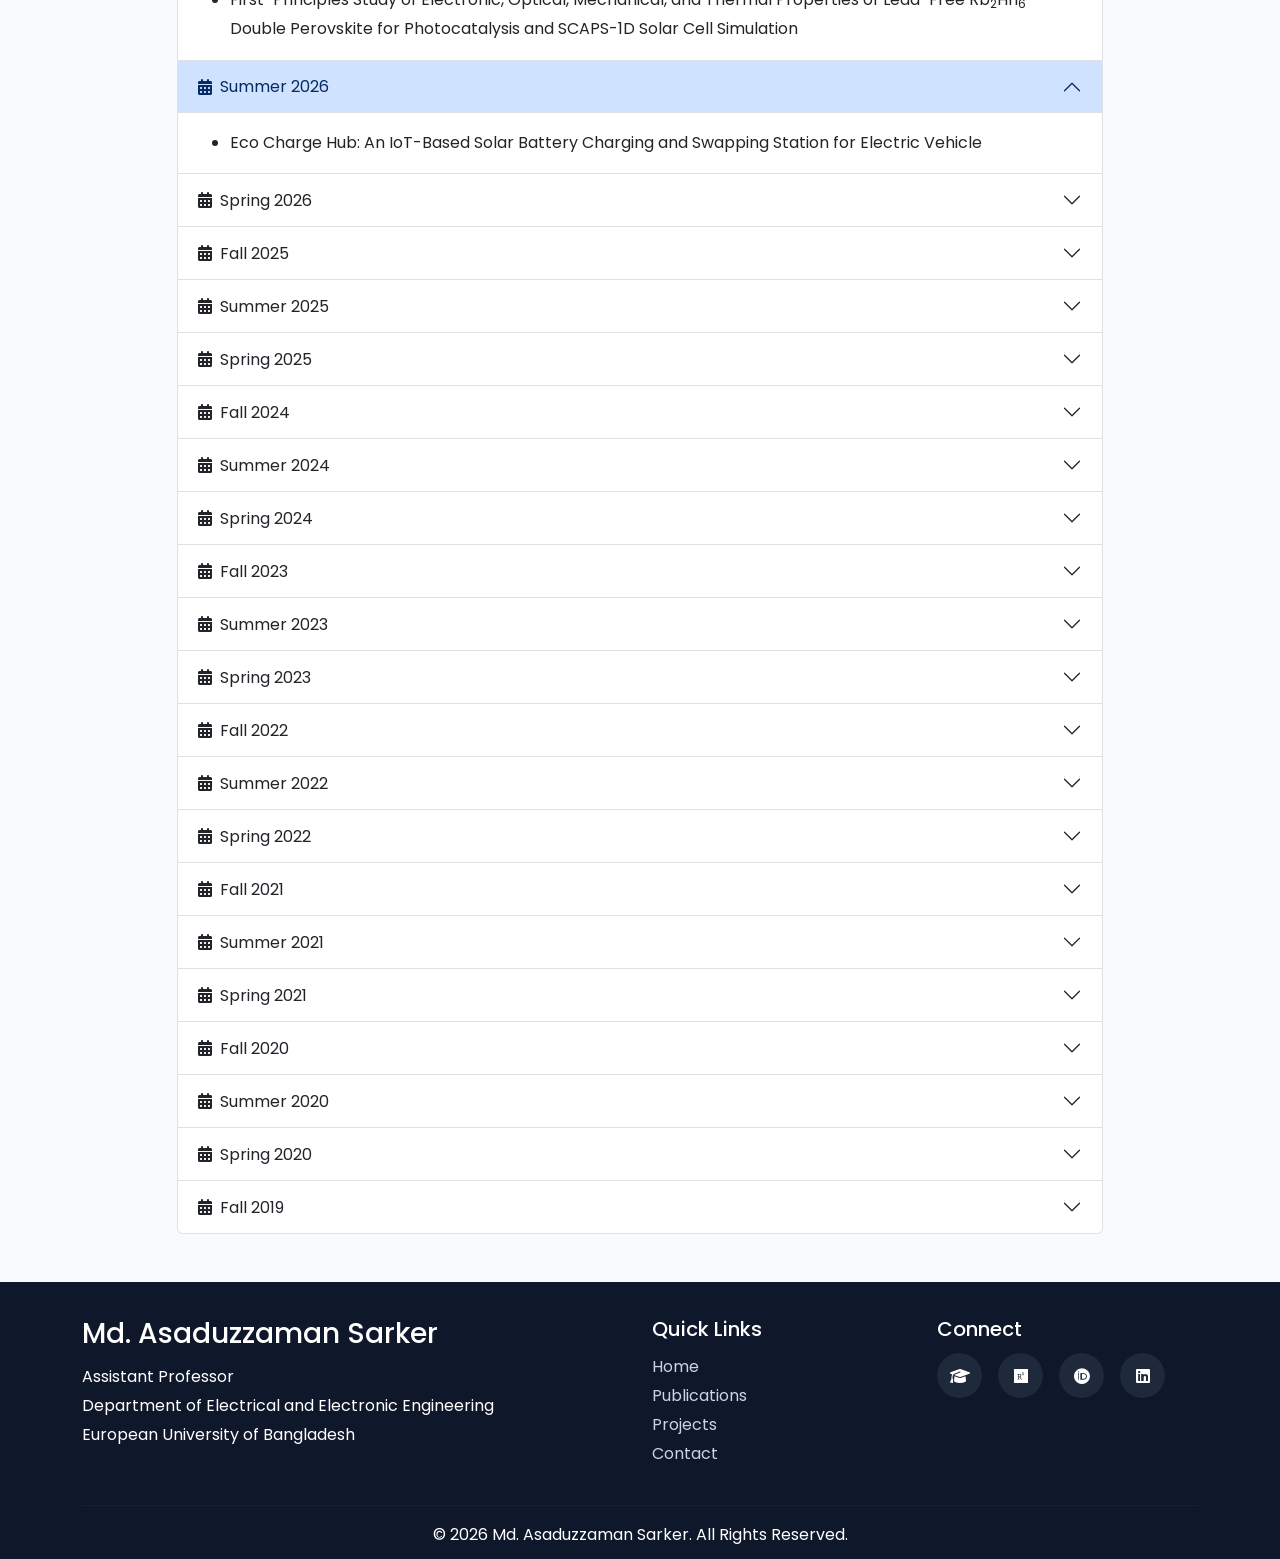
<file: projects.html>
<!DOCTYPE html>
<html lang="en">

<head>

<meta charset="UTF-8">
<meta name="viewport" content="width=device-width, initial-scale=1.0">

<title>Projects | Md. Asaduzzaman Sarker</title>

<link href="https://cdn.jsdelivr.net/npm/bootstrap@5.3.7/dist/css/bootstrap.min.css" rel="stylesheet">

<link rel="stylesheet" href="https://cdnjs.cloudflare.com/ajax/libs/font-awesome/6.7.2/css/all.min.css">

    <!-- Google Analytics -->
    <script async src="https://www.googletagmanager.com/gtag/js?id=G-H26FKL30S9"></script>

    <script>
    window.dataLayer = window.dataLayer || [];

    function gtag(){
        dataLayer.push(arguments);
    }

    gtag('js', new Date());

    gtag('config', 'G-H26FKL30S9');
    </script>

<link rel="stylesheet" href="assets/css/style.css">

</head>

<body>

<!-- Navbar -->

<nav class="navbar navbar-expand-lg fixed-top custom-navbar">

<div class="container">

<a class="navbar-brand" href="index.html">
<span class="logo-text">Md. Asaduzzaman Sarker</span>
</a>

<button class="navbar-toggler"
type="button"
data-bs-toggle="collapse"
data-bs-target="#navbarNav">

<span class="navbar-toggler-icon"></span>

</button>

<div class="collapse navbar-collapse" id="navbarNav">

<ul class="navbar-nav ms-auto">

<li class="nav-item">
<a class="nav-link" href="index.html">Home</a>
</li>

<li class="nav-item">
<a class="nav-link" href="about.html">About</a>
</li>

<li class="nav-item">
<a class="nav-link" href="research.html">Research</a>
</li>

<li class="nav-item">
<a class="nav-link" href="publications.html">Publications</a>
</li>

<li class="nav-item">
<a class="nav-link" href="teaching.html">Teaching</a>
</li>

<li class="nav-item">
<a class="nav-link active" href="projects.html">Projects</a>
</li>

<li class="nav-item">
<a class="nav-link" href="contact.html">Contact</a>
</li>

</ul>

</div>

</div>

</nav>

<!-- Hero -->

<section class="page-header">

<div class="container text-center">

<h1>Projects</h1>

<p>
Research projects and undergraduate thesis supervision in 
Artificial Intelligence, Biomedical Engineering, Renewable Energy, 
IoT, Embedded Systems, and Communication Engineering.
</p>

</div>

</section>

<section class="py-5">

<div class="container">

<h2 class="section-title">
Featured Research Projects
</h2>

<p class="section-subtitle">
Selected research projects in Artificial Intelligence, Biomedical Engineering,
Wireless Communication and Renewable Energy.
</p>

<div class="row g-4">

<!-- Project 1 -->

<div class="col-lg-4">

<div class="project-card h-100">

<h4>
U-Net Based Cardiac MRI Segmentation
</h4>

<p>
Developed a deep learning framework using U-Net for automatic
segmentation of cardiac MRI images and cardiac function assessment
including EDV, ESV and Ejection Fraction.
</p>

<span class="badge bg-primary">Deep Learning</span>
<span class="badge bg-success">Medical Imaging</span>

</div>

</div>

<!-- Project 2 -->

<div class="col-lg-4">

<div class="project-card h-100">

<h4>
RIS-Assisted MU-MIMO NOMA Systems
</h4>

<p>
Performance analysis and optimization of hybrid beamforming in
Reconfigurable Intelligent Surface (RIS) assisted MU-MIMO NOMA
wireless communication systems.
</p>

<span class="badge bg-warning text-dark">
Wireless Communication
</span>

<span class="badge bg-secondary">
6G
</span>

</div>

<!-- Project 3 -->
</div>

<div class="col-lg-4">

<div class="project-card h-100">

<h4>
Hybrid Renewable Energy Optimization
</h4>

<p>
Techno-economic analysis and optimization of hybrid renewable energy
systems and smart grid integration for sustainable power generation.
</p>

<span class="badge bg-warning text-dark">
Renewable Energy
</span>

<span class="badge bg-success">
Smart Grid
</span>

</div>

</div>

</div>

</div>

</section>

<section class="py-5 bg-light">

<div class="container">

<h2 class="section-title">
Project Supervision at a Glance
</h2>

<div class="row g-4 text-center">

<div class="col-lg-4">

<div class="info-card">

<h2 class="text-primary">30+</h2>

<p>Capstone Projects Supervised</p>

</div>

</div>


<div class="col-lg-4">

<div class="info-card">

<h2 class="text-primary">Since Fall 2019</h2>

<p>Supervision Period</p>

</div>

</div>

<div class="col-lg-4">

<div class="info-card">

<h2 class="text-primary">10+</h2>

<p>Research Domains</p>

</div>

</div>

</div>

</div>

</section>




<section class="py-5">

<div class="container">

<h2 class="section-title">
Undergraduate Thesis & Capstone Supervision
</h2>

<p class="section-subtitle">
Supervised <strong>30+ undergraduate thesis and capstone projects</strong> since <strong>Fall 2019</strong>, 
covering Artificial Intelligence, Biomedical Engineering, Renewable Energy, IoT, Embedded Systems, 
Communication Systems, Robotics, Smart Grid, and Machine Learning.
</p>

<div class="row justify-content-center">

<div class="col-lg-10">


<div class="accordion" id="projectAccordion">

<!-- Fall 2026 (Ongoing) -->

<div class="accordion-item">

<h2 class="accordion-header">

<button class="accordion-button"
type="button"
data-bs-toggle="collapse"
data-bs-target="#summer2026">

<i class="fa-solid fa-calendar-days me-2"></i> Fall 2026 (Ongoing)

</button>

</h2>

<div id="fall2026"
class="accordion-collapse collapse show"
data-bs-parent="#projectAccordion">

<div class="accordion-body">

<ul class="mb-0">

<li>
    First-Principles Study of Electronic, Optical, Mechanical, and Thermal Properties of Lead-Free Rb<sub>2</sub>HfI<sub>6</sub> Double Perovskite for Photocatalysis and SCAPS-1D Solar Cell Simulation
</li>

</ul>

</div>

</div>

</div>

<!-- Summer 2026 -->

<div class="accordion-item">

<h2 class="accordion-header">

<button class="accordion-button"
type="button"
data-bs-toggle="collapse"
data-bs-target="#summer2026">

<i class="fa-solid fa-calendar-days me-2"></i> Summer 2026

</button>

</h2>

<div id="summer2026"
class="accordion-collapse collapse show"
data-bs-parent="#projectAccordion">

<div class="accordion-body">

<ul class="mb-0">

<li>
Eco Charge Hub: An IoT-Based Solar Battery Charging and Swapping Station for Electric Vehicle
</li>

</ul>

</div>

</div>

</div>

<!-- Spring 2026 -->

<div class="accordion-item">

<h2 class="accordion-header">

<button class="accordion-button collapsed"
type="button"
data-bs-toggle="collapse"
data-bs-target="#spring2026">

<i class="fa-solid fa-calendar-days me-2"></i> Spring 2026

</button>

</h2>

<div id="spring2026"
class="accordion-collapse collapse"
data-bs-parent="#projectAccordion">

<div class="accordion-body">

<ul class="mb-0">

<li>Development of a U-Net-based Deep Learning Model for Cardiac MRI Segmentation and Cardiac Function Assessment</li>

<li>Design and Implementation of a Footstep Power Generation System Using Piezoelectric Transducers</li>

</ul>

</div>

</div>

</div>


<!-- Fall 2025 -->

<div class="accordion-item">

<h2 class="accordion-header">

<button class="accordion-button collapsed"
type="button"
data-bs-toggle="collapse"
data-bs-target="#fall2025">

<i class="fa-solid fa-calendar-days me-2"></i> Fall 2025

</button>

</h2>

<div id="fall2025"
class="accordion-collapse collapse"
data-bs-parent="#projectAccordion">

<div class="accordion-body">

<ul class="mb-0">

<li>Design and Implementation of an Offline 1200 VA Short-Backup Uninterruptible Power Supply</li>

<li>Comparative Analysis of MU-MIMO NOMA Systems with and Without RIS: Capacity, Outage, BER and Energy Efficiency Perspectives</li>

<li>Techno-Economic Analysis of HVDC vs HVAC for Large Scale Solar Integration in Bangladesh</li>

</ul>

</div>

</div>

</div>


<!-- Summer 2025 -->

<div class="accordion-item">

<h2 class="accordion-header">

<button class="accordion-button collapsed"
type="button"
data-bs-toggle="collapse"
data-bs-target="#summer2025">

<i class="fa-solid fa-calendar-days me-2"></i> Summer 2025

</button>

</h2>

<div id="summer2025"
class="accordion-collapse collapse"
data-bs-parent="#projectAccordion">

<div class="accordion-body">

<ul class="mb-0">

<li>A Comparative Study on Short-Term and Long-Term Load Forecasting in Bangladesh Using Machine Learning Techniques</li>

</ul>

</div>

</div>

</div>


<!-- Spring 2025 -->

<div class="accordion-item">

<h2 class="accordion-header">

<button class="accordion-button collapsed"
type="button"
data-bs-toggle="collapse"
data-bs-target="#spring2025">

<i class="fa-solid fa-calendar-days me-2"></i> Spring 2025

</button>

</h2>

<div id="spring2025"
class="accordion-collapse collapse"
data-bs-parent="#projectAccordion">

<div class="accordion-body">

<ul class="mb-0">

<li>IoT-Based Real-Time Weather Monitoring System</li>

<li>Self-Operating Fire Detection and Extinguishing Robot</li>

</ul>

</div>

</div>

</div>


<!-- Fall 2024 -->

<div class="accordion-item">

<h2 class="accordion-header">

<button class="accordion-button collapsed"
type="button"
data-bs-toggle="collapse"
data-bs-target="#fall2024">

<i class="fa-solid fa-calendar-days me-2"></i> Fall 2024

</button>

</h2>

<div id="fall2024"
class="accordion-collapse collapse"
data-bs-parent="#projectAccordion">

<div class="accordion-body">

<ul class="mb-0">

<li>Optimization and Integration of Renewable Energy and Waste Heat Recovery in Smart Grid-Enabled Combined Power Plants in Bangladesh</li>

<li>Performance Optimization of Hybrid Beamforming in MU-MIMO NOMA Systems with Reconfigurable Intelligent Surfaces</li>

</ul>

</div>

</div>

</div>


<!-- Summer 2024 -->

<div class="accordion-item">

<h2 class="accordion-header">

<button class="accordion-button collapsed"
type="button"
data-bs-toggle="collapse"
data-bs-target="#summer2024">

<i class="fa-solid fa-calendar-days me-2"></i> Summer 2024

</button>

</h2>

<div id="summer2024"
class="accordion-collapse collapse"
data-bs-parent="#projectAccordion">

<div class="accordion-body">

<ul class="mb-0">

<li>Design &amp; Estimation of a Grid-Tied Solar PV System</li>

</ul>

</div>

</div>

</div>


<!-- Spring 2024 -->

<div class="accordion-item">

<h2 class="accordion-header">

<button class="accordion-button collapsed"
type="button"
data-bs-toggle="collapse"
data-bs-target="#spring2024">

<i class="fa-solid fa-calendar-days me-2"></i> Spring 2024

</button>

</h2>

<div id="spring2024"
class="accordion-collapse collapse"
data-bs-parent="#projectAccordion">

<div class="accordion-body">

<ul class="mb-0">

<li>IoT Based Smart Home Integration</li>

<li>Fault Detection and Protection of Overhead Distribution Line Using GSM</li>

</ul>

</div>

</div>

</div>


<!-- Fall 2023 -->

<div class="accordion-item">

<h2 class="accordion-header">

<button class="accordion-button collapsed"
type="button"
data-bs-toggle="collapse"
data-bs-target="#fall2023">

<i class="fa-solid fa-calendar-days me-2"></i> Fall 2023

</button>

</h2>

<div id="fall2023"
class="accordion-collapse collapse"
data-bs-parent="#projectAccordion">

<div class="accordion-body">

<ul class="mb-0">

<li>Turning Human Waste into Renewable Energy: Scope and Options for Dhaka</li>

<li>Design, Implementation, and Analysis of a Testbed Environment for BLE Mesh Networks Using Autonomous Micro EVs</li>

</ul>

</div>

</div>

</div>


<!-- Summer 2023 -->

<div class="accordion-item">

<h2 class="accordion-header">

<button class="accordion-button collapsed"
type="button"
data-bs-toggle="collapse"
data-bs-target="#summer2023">

<i class="fa-solid fa-calendar-days me-2"></i> Summer 2023

</button>

</h2>

<div id="summer2023"
class="accordion-collapse collapse"
data-bs-parent="#projectAccordion">

<div class="accordion-body">

<ul class="mb-0">

<li>Applications of Electrical and Electronic Appliances for Beautification</li>

</ul>

</div>

</div>

</div>


<!-- Spring 2023 -->

<div class="accordion-item">

<h2 class="accordion-header">

<button class="accordion-button collapsed"
type="button"
data-bs-toggle="collapse"
data-bs-target="#spring2023">

<i class="fa-solid fa-calendar-days me-2"></i> Spring 2023

</button>

</h2>

<div id="spring2023"
class="accordion-collapse collapse"
data-bs-parent="#projectAccordion">

<div class="accordion-body">

<ul class="mb-0">

<li>Implementation of a Non-Inverter Air Conditioning System</li>

</ul>

</div>

</div>

</div>


<!-- Fall 2022 -->

<div class="accordion-item">

<h2 class="accordion-header">

<button class="accordion-button collapsed"
type="button"
data-bs-toggle="collapse"
data-bs-target="#fall2022">

<i class="fa-solid fa-calendar-days me-2"></i> Fall 2022

</button>

</h2>

<div id="fall2022"
class="accordion-collapse collapse"
data-bs-parent="#projectAccordion">

<div class="accordion-body">

<ul class="mb-0">

<li>Design and Implementation of Advanced Electrical Circuits Trainer</li>

</ul>

</div>

</div>

</div>


<!-- Summer 2022 -->

<div class="accordion-item">

<h2 class="accordion-header">

<button class="accordion-button collapsed"
type="button"
data-bs-toggle="collapse"
data-bs-target="#summer2022">

<i class="fa-solid fa-calendar-days me-2"></i> Summer 2022

</button>

</h2>

<div id="summer2022"
class="accordion-collapse collapse"
data-bs-parent="#projectAccordion">

<div class="accordion-body">

<ul class="mb-0">

<li>Design &amp; Implementation of a Digital Oscilloscope</li>

</ul>

</div>

</div>

</div>


<!-- Spring 2022 -->

<div class="accordion-item">

<h2 class="accordion-header">

<button class="accordion-button collapsed"
type="button"
data-bs-toggle="collapse"
data-bs-target="#spring2022">

<i class="fa-solid fa-calendar-days me-2"></i> Spring 2022

</button>

</h2>

<div id="spring2022"
class="accordion-collapse collapse"
data-bs-parent="#projectAccordion">

<div class="accordion-body">

<ul class="mb-0">

<li>Study and Demonstration of the Synchronous Machines</li>

<li>Design of an Eco-Friendly Smart City</li>

</ul>

</div>

</div>

</div>


<!-- Fall 2021 -->

<div class="accordion-item">

<h2 class="accordion-header">

<button class="accordion-button collapsed"
type="button"
data-bs-toggle="collapse"
data-bs-target="#fall2021">

<i class="fa-solid fa-calendar-days me-2"></i> Fall 2021

</button>

</h2>

<div id="fall2021"
class="accordion-collapse collapse"
data-bs-parent="#projectAccordion">

<div class="accordion-body">

<ul class="mb-0">

<li>Demonstration of Pulse Code Modulation</li>

</ul>

</div>

</div>

</div>


<!-- Summer 2021 -->

<div class="accordion-item">

<h2 class="accordion-header">

<button class="accordion-button collapsed"
type="button"
data-bs-toggle="collapse"
data-bs-target="#summer2021">

<i class="fa-solid fa-calendar-days me-2"></i> Summer 2021

</button>

</h2>

<div id="summer2021"
class="accordion-collapse collapse"
data-bs-parent="#projectAccordion">

<div class="accordion-body">

<ul class="mb-0">

<li>Demonstration of Analog and Digital Sustainable Trainer Board</li>

</ul>

</div>

</div>

</div>


<!-- Spring 2021 -->

<div class="accordion-item">

<h2 class="accordion-header">

<button class="accordion-button collapsed"
type="button"
data-bs-toggle="collapse"
data-bs-target="#spring2021">

<i class="fa-solid fa-calendar-days me-2"></i> Spring 2021

</button>

</h2>

<div id="spring2021"
class="accordion-collapse collapse"
data-bs-parent="#projectAccordion">

<div class="accordion-body">

<ul class="mb-0">

<li>Development and Implementation of Digital Nameplate Board</li>

<li>Design and Development of Teacher Smart Notice Board Display</li>

</ul>

</div>

</div>

</div>


<!-- Fall 2020 -->

<div class="accordion-item">

<h2 class="accordion-header">

<button class="accordion-button collapsed"
type="button"
data-bs-toggle="collapse"
data-bs-target="#fall2020">

<i class="fa-solid fa-calendar-days me-2"></i> Fall 2020

</button>

</h2>

<div id="fall2020"
class="accordion-collapse collapse"
data-bs-parent="#projectAccordion">

<div class="accordion-body">

<ul class="mb-0">

<li>IoT-Based Substation Monitoring System</li>

<li>Timer &amp; Password-Based Industrial Load Control System Using Microcontroller</li>

</ul>

</div>

</div>

</div>


<!-- Summer 2020 -->

<div class="accordion-item">

<h2 class="accordion-header">

<button class="accordion-button collapsed"
type="button"
data-bs-toggle="collapse"
data-bs-parent="#projectAccordion"
data-bs-target="#summer2020">

<i class="fa-solid fa-calendar-days me-2"></i> Summer 2020

</button>

</h2>

<div id="summer2020"
class="accordion-collapse collapse"
data-bs-parent="#projectAccordion">

<div class="accordion-body">

<ul class="mb-0">

<li>Development and Implementation of Wireless Power Transfer System</li>

<li>Development of Power Factor Correction System Using PIC Microcontroller</li>

</ul>

</div>

</div>

</div>


<!-- Spring 2020 -->

<div class="accordion-item">

<h2 class="accordion-header">

<button class="accordion-button collapsed"
type="button"
data-bs-toggle="collapse"
data-bs-target="#spring2020">

<i class="fa-solid fa-calendar-days me-2"></i> Spring 2020

</button>

</h2>

<div id="spring2020"
class="accordion-collapse collapse"
data-bs-parent="#projectAccordion">

<div class="accordion-body">

<ul class="mb-0">

<li>Data Transfer using Li-Fi Technology</li>

<li>Development of RFID Based Automated Toll Collection System</li>

</ul>

</div>

</div>

</div>


<!-- Fall 2019 -->

<div class="accordion-item">

<h2 class="accordion-header">

<button class="accordion-button collapsed"
type="button"
data-bs-toggle="collapse"
data-bs-target="#fall2019">

<i class="fa-solid fa-calendar-days me-2"></i> Fall 2019

</button>

</h2>

<div id="fall2019"
class="accordion-collapse collapse"
data-bs-parent="#projectAccordion">

<div class="accordion-body">

<ul class="mb-0">

<li>Development of Full-duplex Communication System</li>

</ul>

</div>

</div>

</div>

</div>



</div>
</div>

</div>


</section>


<div id="footer"></div>

<script src="https://cdn.jsdelivr.net/npm/bootstrap@5.3.7/dist/js/bootstrap.bundle.min.js"></script>
<script src="assets/js/main.js"></script>


</body>

</html>
</file>
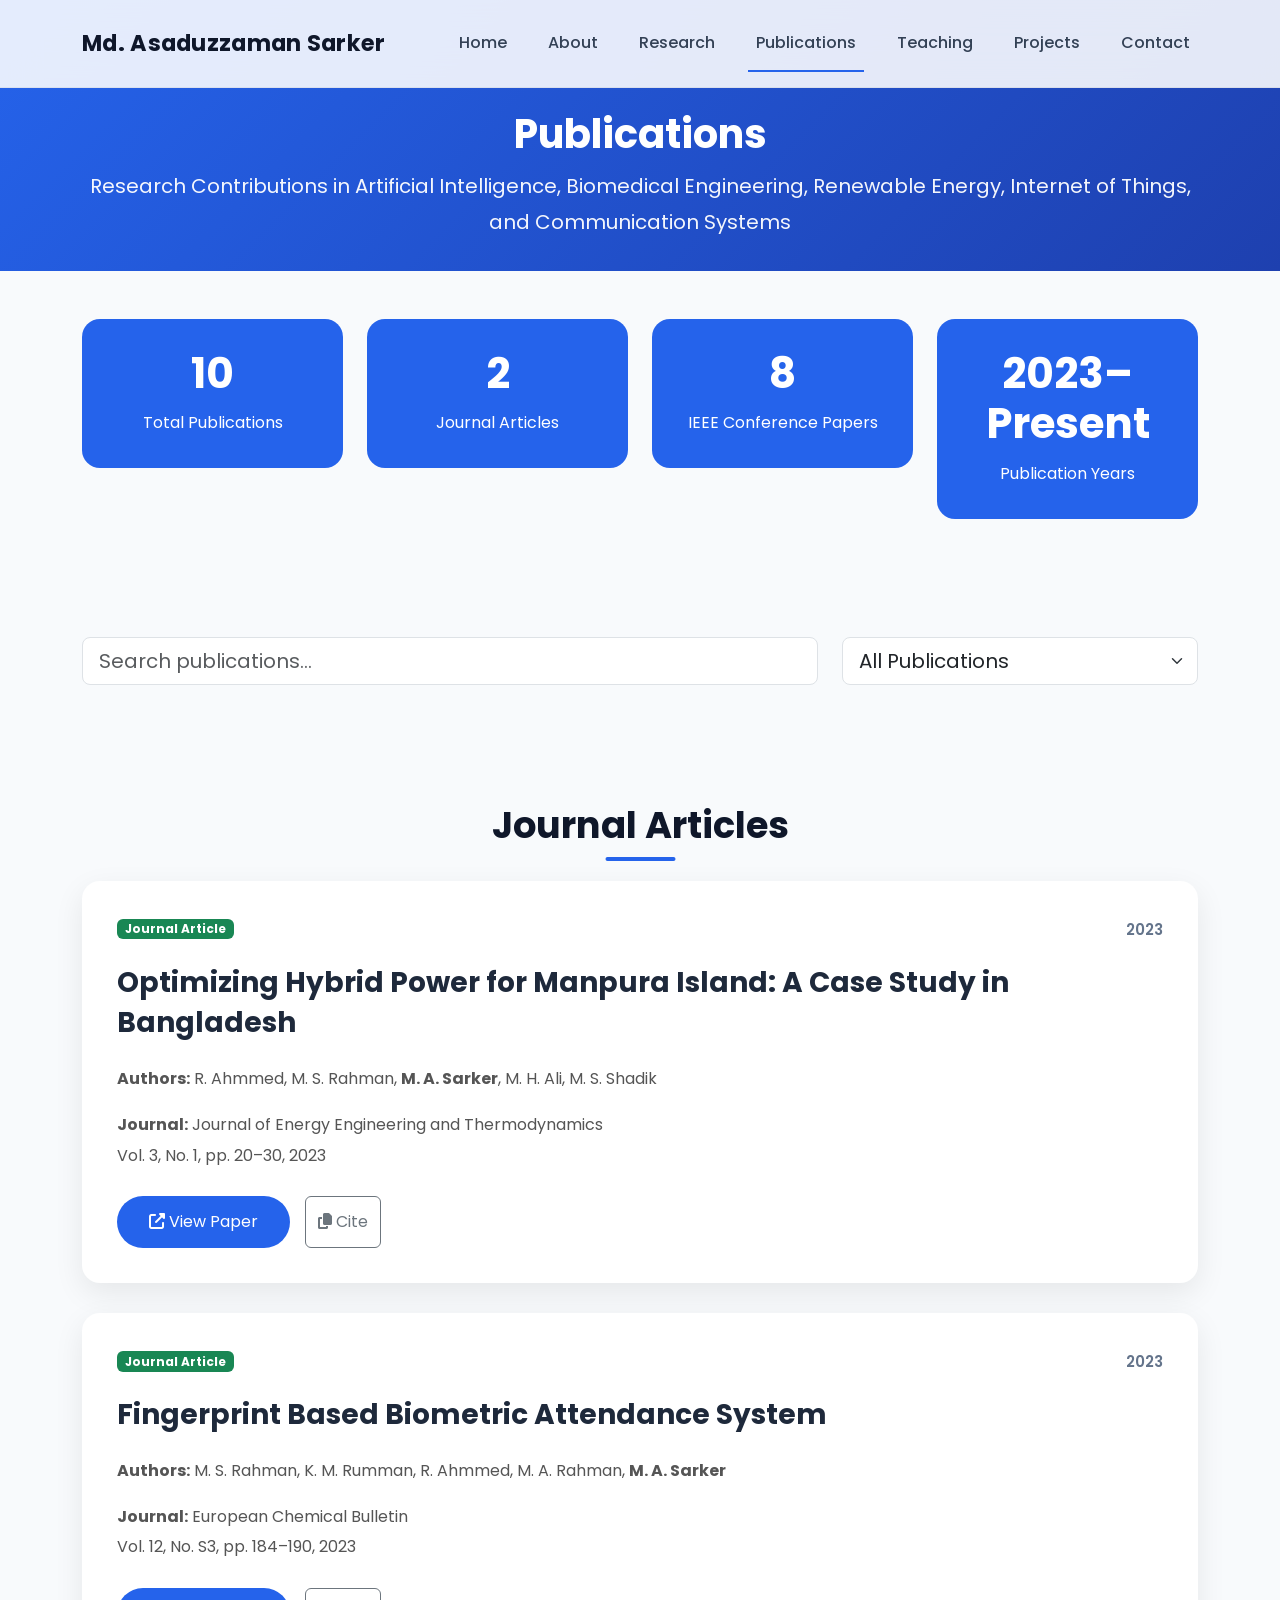
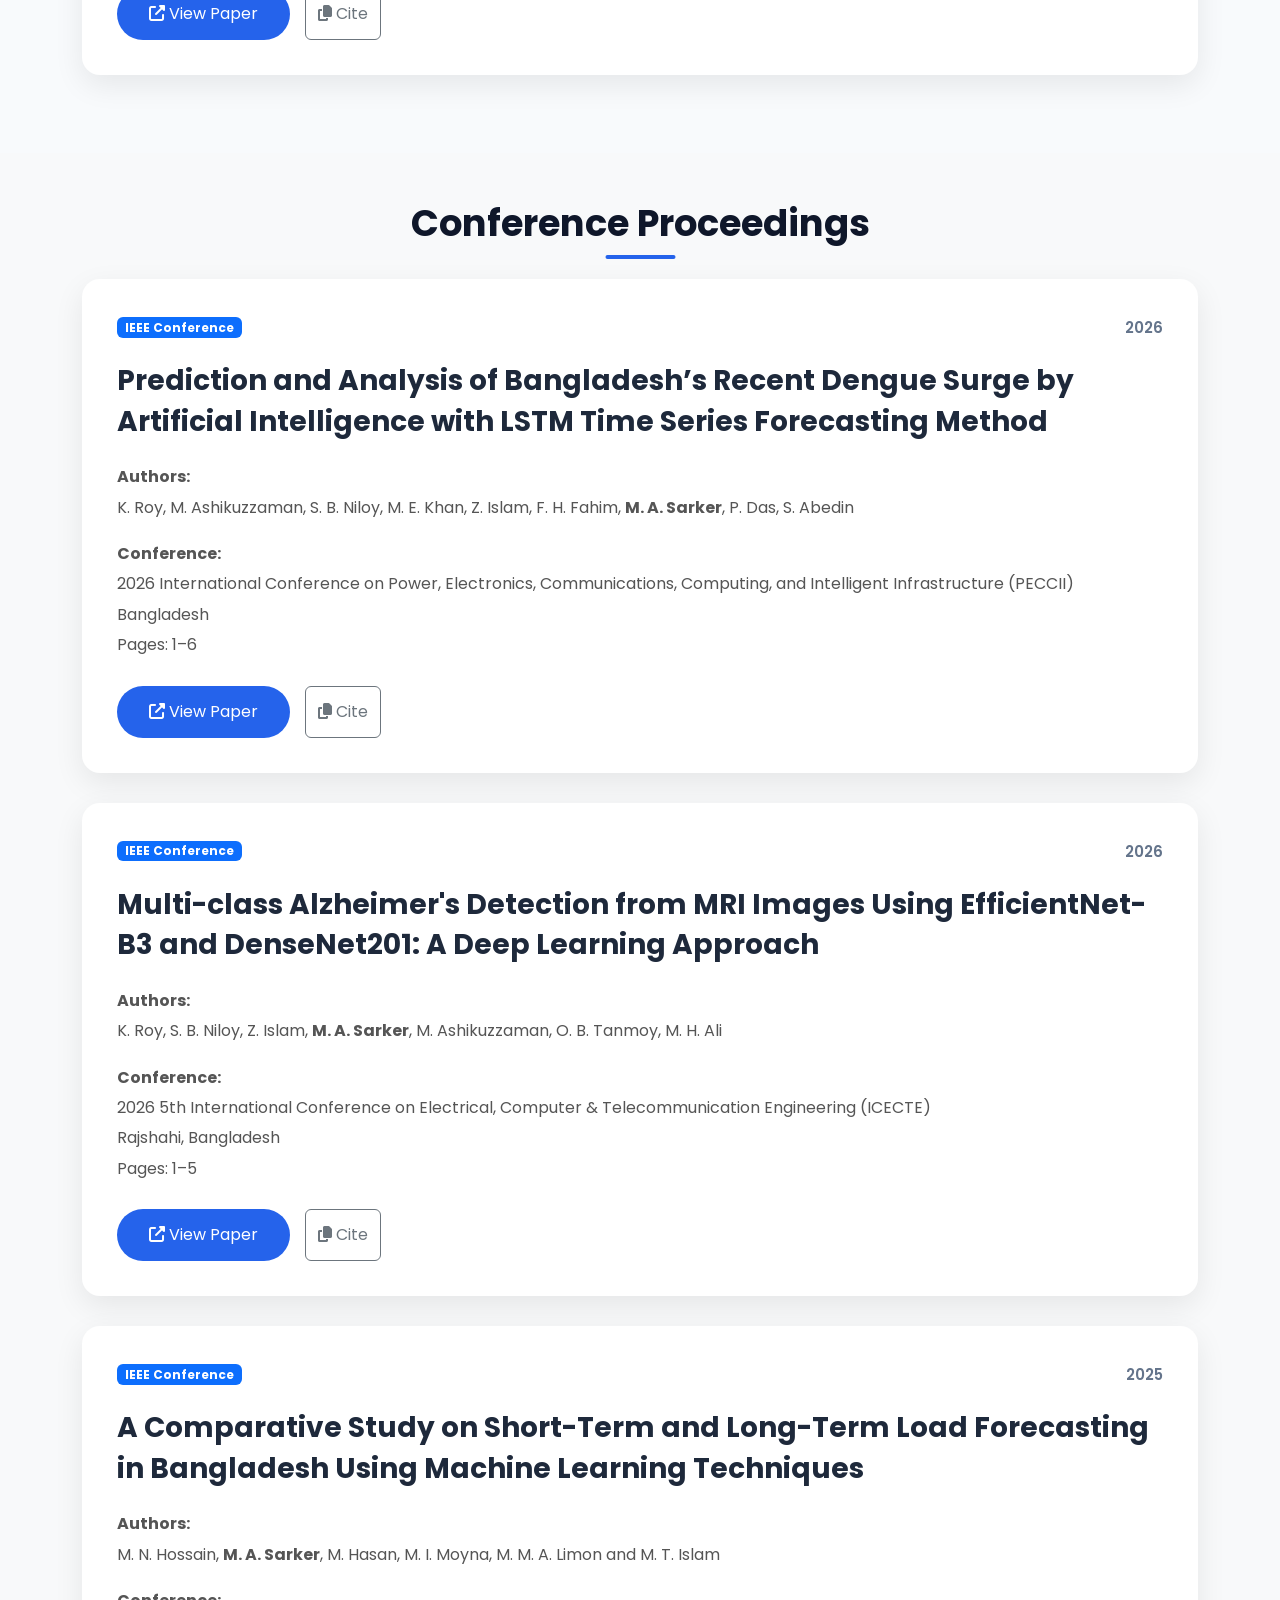
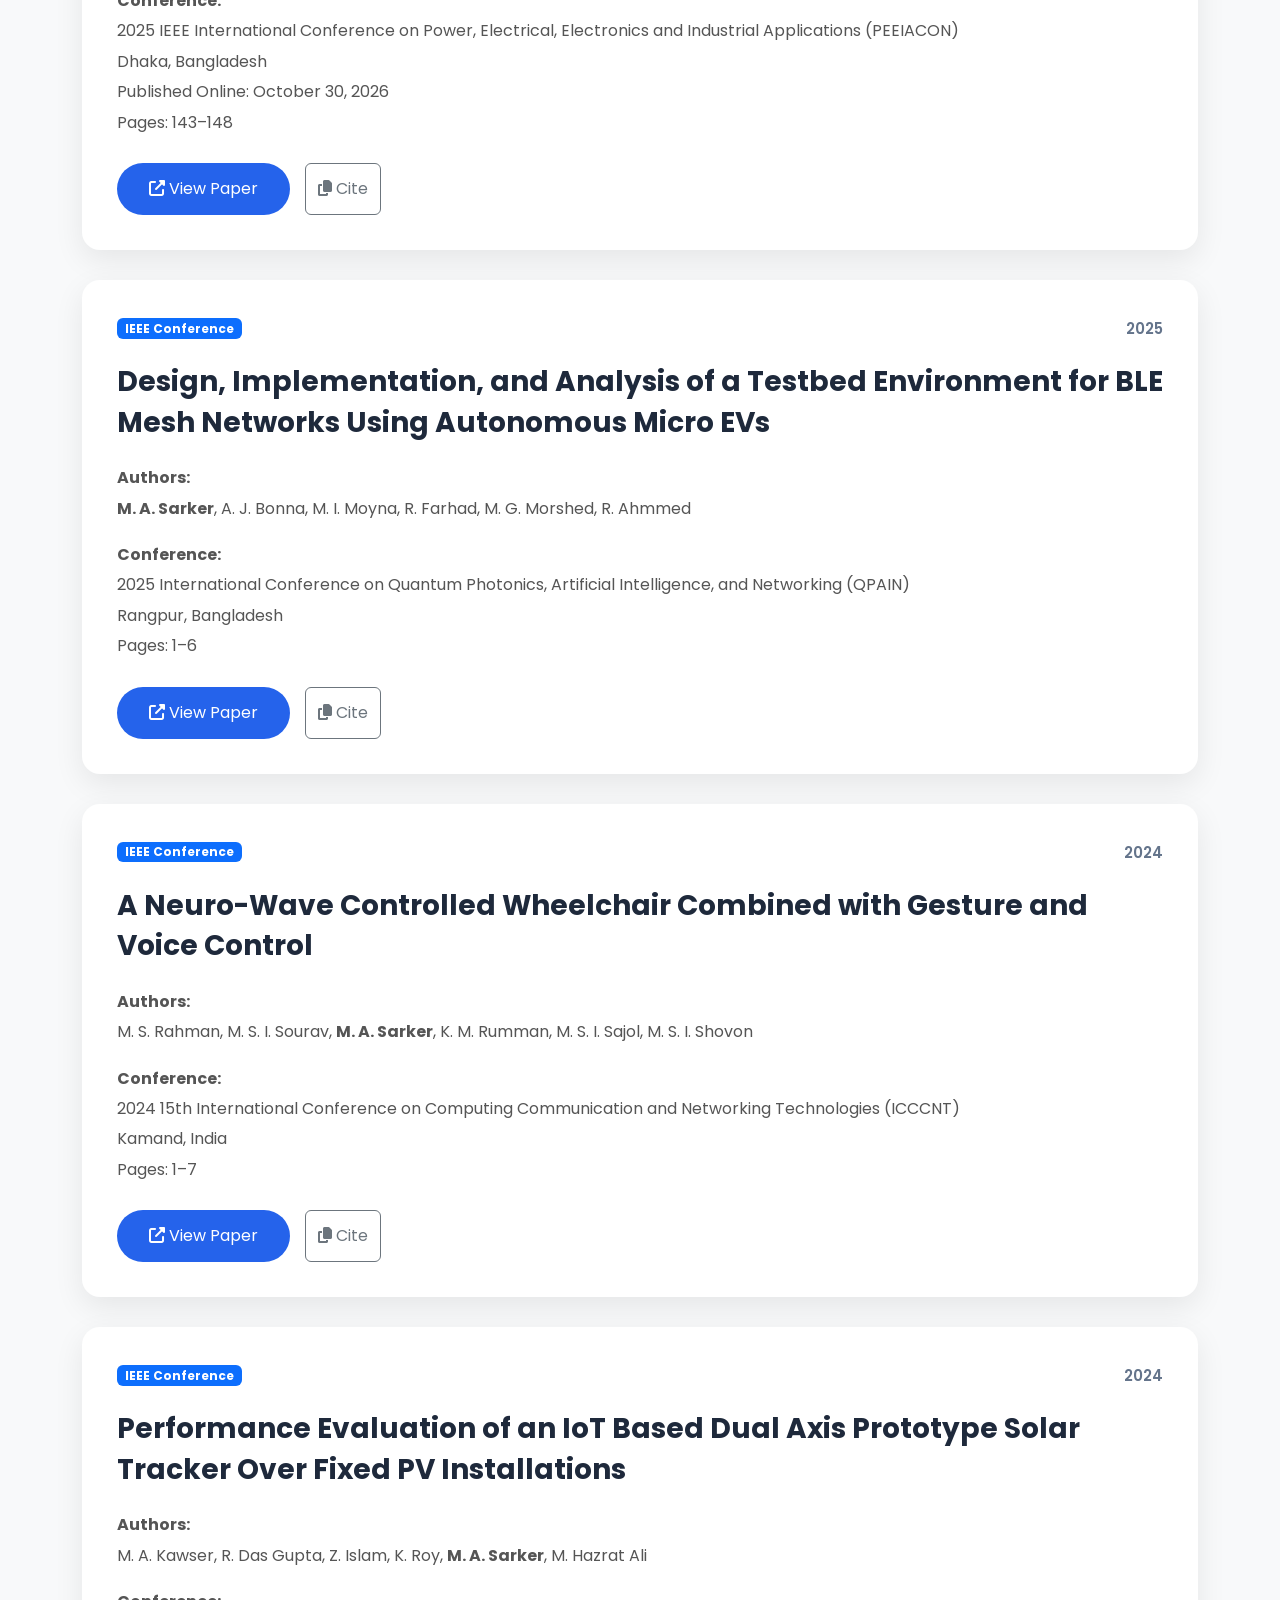
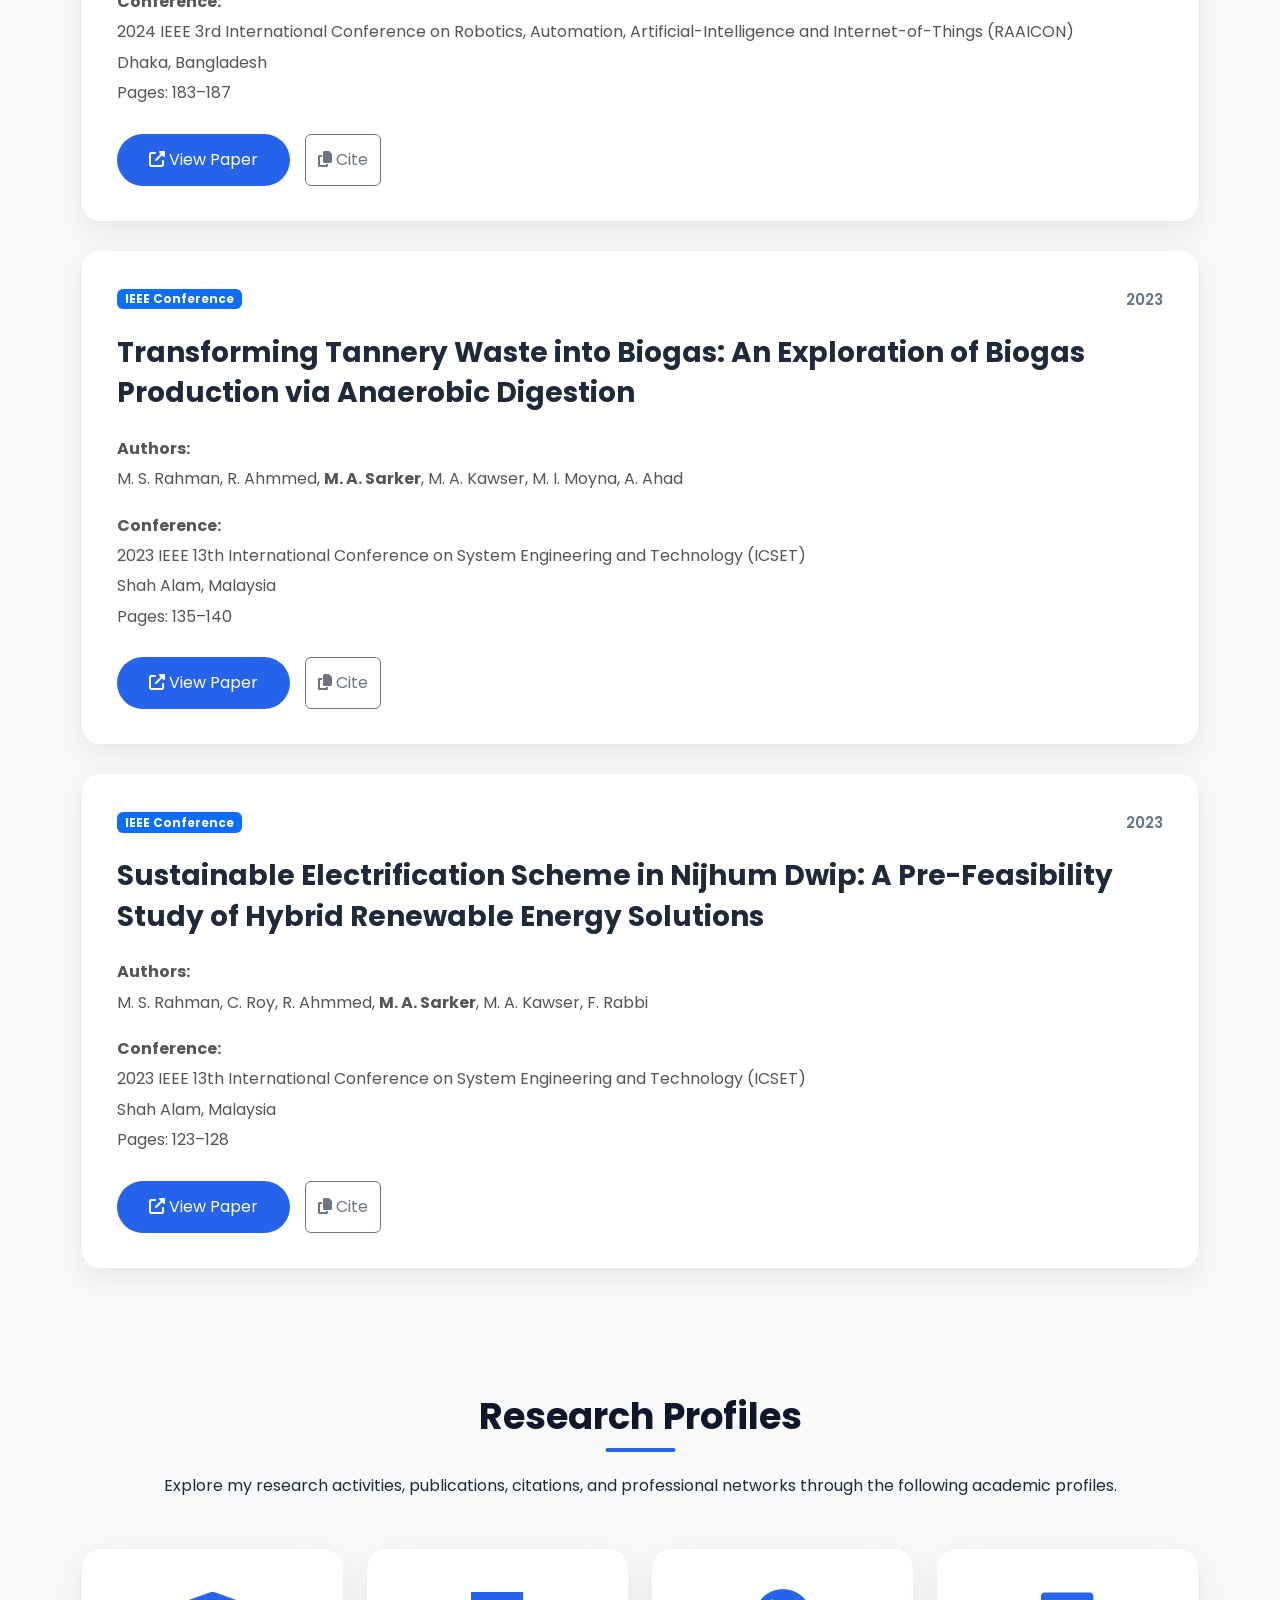
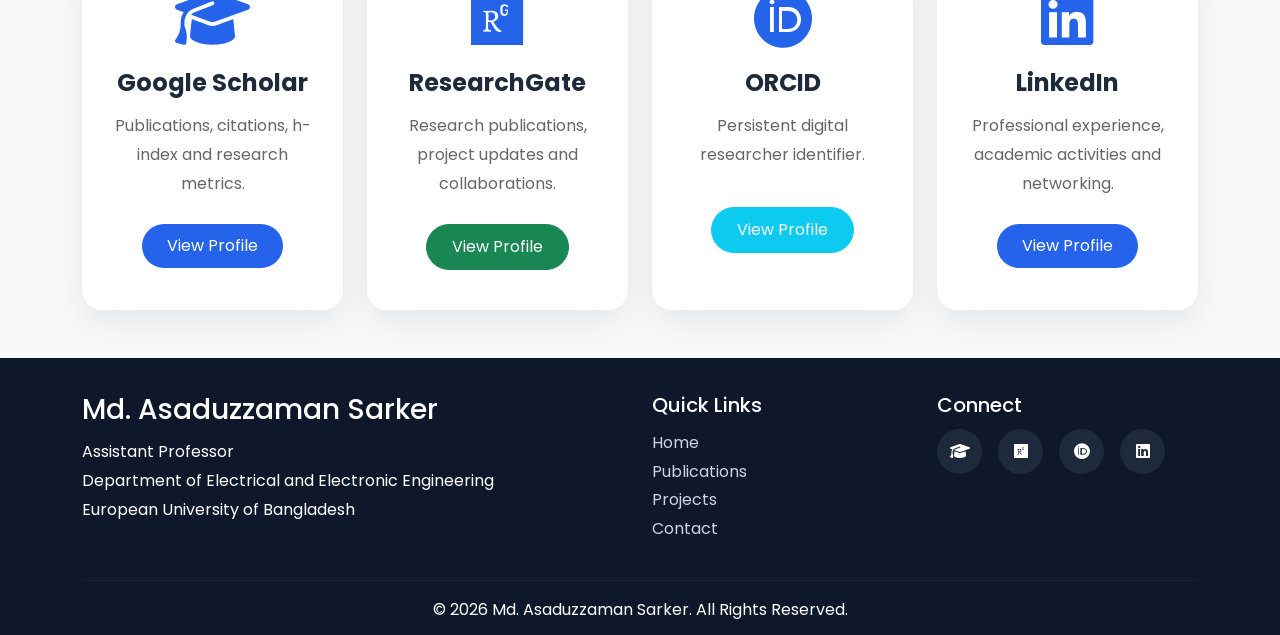
<file: publications.html>
<!DOCTYPE html>
<html lang="en">

<head>

<meta charset="UTF-8">

<meta name="viewport" content="width=device-width, initial-scale=1.0">

<title>Publications | Md. Asaduzzaman Sarker</title>

<link href="https://cdn.jsdelivr.net/npm/bootstrap@5.3.7/dist/css/bootstrap.min.css" rel="stylesheet">

<link rel="stylesheet" href="https://cdnjs.cloudflare.com/ajax/libs/font-awesome/6.7.2/css/all.min.css">

    <!-- Google Analytics -->
    <script async src="https://www.googletagmanager.com/gtag/js?id=G-H26FKL30S9"></script>

    <script>
    window.dataLayer = window.dataLayer || [];

    function gtag(){
        dataLayer.push(arguments);
    }

    gtag('js', new Date());

    gtag('config', 'G-H26FKL30S9');
    </script>

<link rel="stylesheet" href="assets/css/style.css">

</head>

<body>

<!-- Navbar -->

<nav class="navbar navbar-expand-lg fixed-top custom-navbar">

<div class="container">

<a class="navbar-brand" href="index.html">
<span class="logo-text">Md. Asaduzzaman Sarker</span>
</a>

<button class="navbar-toggler" type="button"
data-bs-toggle="collapse"
data-bs-target="#navbarNav">

<span class="navbar-toggler-icon"></span>

</button>

<div class="collapse navbar-collapse" id="navbarNav">

<ul class="navbar-nav ms-auto">

<li class="nav-item"><a class="nav-link" href="index.html">Home</a></li>

<li class="nav-item"><a class="nav-link" href="about.html">About</a></li>

<li class="nav-item"><a class="nav-link" href="research.html">Research</a></li>

<li class="nav-item"><a class="nav-link active" href="publications.html">Publications</a></li>

<li class="nav-item"><a class="nav-link" href="teaching.html">Teaching</a></li>

<li class="nav-item"><a class="nav-link" href="projects.html">Projects</a></li>

<li class="nav-item"><a class="nav-link" href="contact.html">Contact</a></li>

</ul>

</div>

</div>

</nav>

<!-- Hero -->

<section class="page-header">

    <div class="container">

        <h1>Publications</h1>

        <p>
            Research Contributions in Artificial Intelligence, Biomedical Engineering,
            Renewable Energy, Internet of Things, and Communication Systems
        </p>

    </div>

</section>

<!-- Statistics -->

<section class="py-5">

<div class="container">

<div class="row text-center g-4">

<div class="col-md-3">

<div class="counter-card">

<h2>10</h2>

<p>Total Publications</p>

</div>

</div>

<div class="col-md-3">

<div class="counter-card">

<h2>2</h2>

<p>Journal Articles</p>

</div>

</div>

<div class="col-md-3">

<div class="counter-card">

<h2>8</h2>

<p>IEEE Conference Papers</p>

</div>

</div>

<div class="col-md-3">

<div class="counter-card">

<h2>2023–Present</h2>

<p>Publication Years</p>

</div>

</div>

</div>

</div>

</section>

<!-- Search -->

<section class="pb-5">

<div class="container">

<div class="row">

<div class="col-lg-8">

<input
type="text"
class="form-control form-control-lg"
id="publicationSearch"
placeholder="Search publications...">

</div>

<div class="col-lg-4">

<select
class="form-select form-select-lg"
id="publicationFilter">

<option value="all">All Publications</option>

<option value="journal">Journal</option>

<option value="conference">Conference</option>

<option value="2026">2026</option>

<option value="2025">2025</option>

<option value="2024">2024</option>

<option value="2023">2023</option>

</select>

</div>

</div>

</div>

</section>

<section class="pb-5">

<div class="container">

<h2 class="section-title">

Journal Articles

</h2>

<div class="publication-card" data-year="2023" data-type="journal">

<div class="publication-header">

<span class="badge bg-success">

Journal Article

</span>

<span class="publication-year">

2023

</span>

</div>

<h3>

Optimizing Hybrid Power for Manpura Island:
A Case Study in Bangladesh

</h3>

<p>

<strong>Authors:</strong>

R. Ahmmed,
M. S. Rahman,
<strong>M. A. Sarker</strong>,
M. H. Ali,
M. S. Shadik

</p>

<p>

<strong>Journal:</strong>

Journal of Energy Engineering and Thermodynamics

<br>

Vol. 3,
No. 1,
pp. 20–30,
2023

</p>

<div class="publication-buttons">

<a
href="https://doi.org/10.55529/jeet.31.20.30"
target="_blank"
class="btn btn-primary">

<i class="fas fa-external-link-alt"></i>

View Paper

</a>

<button
class="btn btn-outline-secondary copy-citation"
data-citation='R. Ahmmed, M. S. Rahman, M. A. Sarker, M. H. Ali, and M. S. Shadik, "Optimizing Hybrid Power for Manpura Island: A Case Study in Bangladesh," Journal of Energy Engineering and Thermodynamics, vol. 3, no. 1, pp. 20–30, Jan. 2023, doi: 10.55529/jeet.31.20.30.'>
<i class="fas fa-copy"></i>

Cite

</button>

</div>
</div>

<div class="publication-card" data-year="2023" data-type="journal">

<div class="publication-header">

<span class="badge bg-success">

Journal Article

</span>

<span class="publication-year">

2023

</span>

</div>

<h3>
Fingerprint Based Biometric Attendance System
</h3>

<p>
<strong>Authors:</strong>
M. S. Rahman,
K. M. Rumman,
R. Ahmmed,
M. A. Rahman,
<strong>M. A. Sarker</strong>

</p>

<p>

<strong>Journal:</strong>
European Chemical Bulletin
<br>

Vol. 12,
No. S3,
pp. 184–190,
2023

</p>

<div class="publication-buttons">

<a
href="https://www.eurchembull.com/archives/volume-12/special%20issue-3/1165"
target="_blank"
class="btn btn-primary">

<i class="fas fa-external-link-alt"></i>

View Paper

</a>

<button
class="btn btn-outline-secondary copy-citation"
data-citation='M. S. Rahman, K. M. Rumman, R. Ahmmed, M. A. Rahman, and M. A. Sarker, “Fingerprint Based Biometric Attendance System,” European Chemical Bulletin, vol. 12, no. S3, pp. 184–190, 2023, doi: 10.31838/ecb/2023.12.s3.026.'>
<i class="fas fa-copy"></i>

Cite

</button>

</div>
</div>

</div>

</section>

<!-- ===========================
Conference Proceedings
=========================== -->

<section class="py-5 bg-light">

<div class="container">

<h2 class="section-title">
Conference Proceedings
</h2>

<!-- ================= Paper 8 ================= -->

<div class="publication-card" data-year="2026" data-type="conference">

<div class="publication-header">

<span class="badge bg-primary">
IEEE Conference
</span>

<span class="publication-year">
2026
</span>

</div>

<h3>
Prediction and Analysis of Bangladesh’s Recent Dengue Surge by Artificial Intelligence with LSTM Time Series Forecasting Method
</h3>

<p>
<strong>Authors:</strong><br>
K. Roy, M. Ashikuzzaman, S. B. Niloy, M. E. Khan,
Z. Islam, F. H. Fahim,
<strong>M. A. Sarker</strong>,
P. Das, S. Abedin
</p>

<p>
<strong>Conference:</strong><br>
2026 International Conference on Power, Electronics, Communications, Computing, and Intelligent Infrastructure (PECCII)<br>
Bangladesh<br>
Pages: 1–6
</p>

<div class="publication-buttons">

<a href="https://doi.org/10.1109/PECCII70991.2026.11661999"
target="_blank"
class="btn btn-primary">

<i class="fas fa-external-link-alt"></i>
View Paper

</a>

<button class="btn btn-outline-secondary copy-citation"
data-citation='K. Roy, M. Ashikuzzaman, S. B. Niloy, M. E. Khan, Z. Islam, F. H. Fahim, M. A. Sarker, P. Das, and S. Abedin, “Prediction and Analysis of Bangladesh’s Recent Dengue Surge by Artificial Intelligence with LSTM Time Series Forecasting Method,” 2026 International Conference on Power, Electronics, Communications, Computing, and Intelligent Infrastructure (PECCII), Pabna, Bangladesh, 2026, pp. 1-6, doi: 10.1109/PECCII70991.2026.11661999.'>

<i class="fas fa-copy"></i>
Cite

</button>

</div>

</div>

<!-- ================= Paper 7 ================= -->

<div class="publication-card" data-year="2026" data-type="conference">

<div class="publication-header">

<span class="badge bg-primary">
IEEE Conference
</span>

<span class="publication-year">
2026
</span>

</div>

<h3>
Multi-class Alzheimer's Detection from MRI Images Using EfficientNet-B3 and DenseNet201: A Deep Learning Approach
</h3>

<p>
<strong>Authors:</strong><br>
K. Roy, S. B. Niloy, Z. Islam,
<strong>M. A. Sarker</strong>,
M. Ashikuzzaman,
O. B. Tanmoy,
M. H. Ali
</p>

<p>
<strong>Conference:</strong><br>
2026 5th International Conference on Electrical, Computer & Telecommunication Engineering (ICECTE)<br>
Rajshahi, Bangladesh<br>
Pages: 1–5
</p>

<div class="publication-buttons">

<a href="https://doi.org/10.1109/ICECTE69292.2026.11429290"
target="_blank"
class="btn btn-primary">

<i class="fas fa-external-link-alt"></i>
View Paper

</a>

<button class="btn btn-outline-secondary copy-citation"
data-citation='K. Roy, S. B. Niloy, Z. Islam, M. A. Sarker, M. Ashikuzzaman, O. B. Tanmoy, and M. H. Ali, "Multi-class Alzheimer’s Detection from MRI Images Using EfficientNet-B3 and DenseNet201: A Deep Learning Approach," 2026 5th International Conference on Electrical, Computer & Telecommunication Engineering (ICECTE), Rajshahi, Bangladesh, 2026, pp. 1–5, doi: 10.1109/ICECTE69292.2026.11429290.'>
<i class="fas fa-copy"></i>
Cite

</button>

</div>

</div>


<!-- ================= Paper 6 ================= -->

<div class="publication-card" data-year="2025" data-type="conference">

<div class="publication-header">

<span class="badge bg-primary">
IEEE Conference
</span>

<span class="publication-year">
2025
</span>

</div>

<h3>
A Comparative Study on Short-Term and Long-Term Load Forecasting in Bangladesh Using Machine Learning Techniques
</h3>

<p>
<strong>Authors:</strong><br>
M. N. Hossain, <strong>M. A. Sarker</strong>, M. Hasan, M. I. Moyna, M. M. A. Limon and M. T. Islam
</p>

<p>
<strong>Conference:</strong><br>
2025 IEEE International Conference on Power, Electrical, Electronics and Industrial Applications (PEEIACON)<br>
Dhaka, Bangladesh<br>
Published Online: October 30, 2026<br>
Pages: 143–148
</p>

<div class="publication-buttons">

<a href="https://doi.org/10.1109/PEEIACON69360.2025.11750683"
target="_blank"
class="btn btn-primary">

<i class="fas fa-external-link-alt"></i>
View Paper

</a>

<button class="btn btn-outline-secondary copy-citation"
data-citation='M. N. Hossain, M. A. Sarker, M. Hasan, M. I. Moyna, M. M. A. Limon, and M. T. Islam, "A Comparative Study on Short-Term and Long-Term Load Forecasting in Bangladesh Using Machine Learning Techniques," in Proc. 2025 IEEE International Conference on Power, Electrical, Electronics and Industrial Applications (PEEIACON), Dhaka, Bangladesh, 2025, pp. 143–148, doi: 10.1109/PEEIACON69360.2025.11750683.'>

<i class="fas fa-copy"></i>
Cite

</button>

</div>

</div>

<!-- ================= Paper 5 ================= -->

<div class="publication-card" data-year="2025" data-type="conference">

<div class="publication-header">

<span class="badge bg-primary">
IEEE Conference
</span>

<span class="publication-year">
2025
</span>

</div>

<h3>
Design, Implementation, and Analysis of a Testbed Environment for BLE Mesh Networks Using Autonomous Micro EVs
</h3>

<p>
<strong>Authors:</strong><br>

<strong>M. A. Sarker</strong>,
A. J. Bonna,
M. I. Moyna,
R. Farhad,
M. G. Morshed,
R. Ahmmed

</p>

<p>
<strong>Conference:</strong><br>

2025 International Conference on Quantum Photonics, Artificial Intelligence, and Networking (QPAIN)<br>

Rangpur, Bangladesh<br>

Pages: 1–6

</p>

<div class="publication-buttons">

<a href="https://doi.org/10.1109/QPAIN66474.2025.11171731"

target="_blank"

class="btn btn-primary">

<i class="fas fa-external-link-alt"></i>

View Paper

</a>

<button class="btn btn-outline-secondary copy-citation"
data-citation='M. A. Sarker, A. J. Bonna, M. I. Moyna, R. Farhad, M. G. Morshed, and R. Ahmmed, "Design, Implementation, and Analysis of a Testbed Environment for BLE Mesh Networks Using Autonomous Micro EVs," 2025 International Conference on Quantum Photonics, Artificial Intelligence, and Networking (QPAIN), Rangpur, Bangladesh, 2025, pp. 1–6, doi: 10.1109/QPAIN66474.2025.11171731.'>
<i class="fas fa-copy"></i>

Cite

</button>

</div>

</div>

<!-- ================= Paper 4 ================= -->

<div class="publication-card" data-year="2024" data-type="conference">

<div class="publication-header">

<span class="badge bg-primary">
IEEE Conference
</span>

<span class="publication-year">
2024
</span>

</div>

<h3>
A Neuro-Wave Controlled Wheelchair Combined with Gesture and Voice Control
</h3>

<p>

<strong>Authors:</strong><br>

M. S. Rahman,
M. S. I. Sourav,

<strong>M. A. Sarker</strong>,

K. M. Rumman,

M. S. I. Sajol,

M. S. I. Shovon

</p>

<p>

<strong>Conference:</strong><br>

2024 15th International Conference on Computing Communication and Networking Technologies (ICCCNT)<br>

Kamand, India<br>

Pages: 1–7

</p>

<div class="publication-buttons">

<a href="https://doi.org/10.1109/ICCCNT61001.2024.10725074"

target="_blank"

class="btn btn-primary">

<i class="fas fa-external-link-alt"></i>

View Paper

</a>

<button class="btn btn-outline-secondary copy-citation"
data-citation='[4] M. S. Rahman, M. S. I. Sourav, M. A. Sarker, K. M. Rumman, M. S. I. Sajol, and M. S. I. Shovon, "A Neuro-Wave Controlled Wheelchair Combined with Gesture and Voice Control," 2024 15th International Conference on Computing Communication and Networking Technologies (ICCCNT), Kamand, India, 2024, pp. 1–7, doi: 10.1109/ICCCNT61001.2024.10725074.'>
<i class="fas fa-copy"></i>

Cite

</button>

</div>

</div>

<!-- ================= Paper 3 ================= -->

<div class="publication-card" data-year="2024" data-type="conference">

<div class="publication-header">

<span class="badge bg-primary">
IEEE Conference
</span>

<span class="publication-year">
2024
</span>

</div>

<h3>
Performance Evaluation of an IoT Based Dual Axis Prototype Solar Tracker Over Fixed PV Installations
</h3>

<p>

<strong>Authors:</strong><br>

M. A. Kawser,

R. Das Gupta,

Z. Islam,

K. Roy,

<strong>M. A. Sarker</strong>,

M. Hazrat Ali

</p>

<p>

<strong>Conference:</strong><br>

2024 IEEE 3rd International Conference on Robotics, Automation, Artificial-Intelligence and Internet-of-Things (RAAICON)<br>

Dhaka, Bangladesh<br>

Pages: 183–187

</p>

<div class="publication-buttons">

<a href="https://doi.org/10.1109/RAAICON64172.2024.10928585"

target="_blank"

class="btn btn-primary">

<i class="fas fa-external-link-alt"></i>

View Paper

</a>

<button class="btn btn-outline-secondary copy-citation"
data-citation='[5] M. A. Kawser, R. Das Gupta, Z. Islam, K. Roy, M. A. Sarker, and M. Hazrat Ali, "Performance Evaluation of an IoT Based Dual Axis Prototype Solar Tracker Over Fixed PV Installations," 2024 IEEE 3rd International Conference on Robotics, Automation, Artificial-Intelligence and Internet-of-Things (RAAICON), Dhaka, Bangladesh, 2024, pp. 183–187, doi: 10.1109/RAAICON64172.2024.10928585.'>
<i class="fas fa-copy"></i>

Cite

</button>

</div>

</div>

<!-- ================= Paper 2 ================= -->

<div class="publication-card" data-year="2023" data-type="conference">

<div class="publication-header">

<span class="badge bg-primary">
IEEE Conference
</span>

<span class="publication-year">
2023
</span>

</div>

<h3>
Transforming Tannery Waste into Biogas: An Exploration of Biogas Production via Anaerobic Digestion
</h3>

<p>

<strong>Authors:</strong><br>

M. S. Rahman,

R. Ahmmed,

<strong>M. A. Sarker</strong>,

M. A. Kawser,

M. I. Moyna,

A. Ahad

</p>

<p>

<strong>Conference:</strong><br>

2023 IEEE 13th International Conference on System Engineering and Technology (ICSET)<br>

Shah Alam, Malaysia<br>

Pages: 135–140

</p>

<div class="publication-buttons">

<a href="https://doi.org/10.1109/ICSET59111.2023.10295120"

target="_blank"

class="btn btn-primary">

<i class="fas fa-external-link-alt"></i>

View Paper

</a>

<button class="btn btn-outline-secondary copy-citation"
data-citation='M. S. Rahman, R. Ahmmed, M. A. Sarker, M. A. Kawser, M. I. Moyna, and A. Ahad, "Transforming Tannery Waste into Biogas: An Exploration of Biogas Production via Anaerobic Digestion," 2023 IEEE 13th International Conference on System Engineering and Technology (ICSET), Shah Alam, Malaysia, 2023, pp. 135–140, doi: 10.1109/ICSET59111.2023.10295120.'>
<i class="fas fa-copy"></i>

Cite

</button>

</div>

</div>

<!-- ================= Paper 1 ================= -->

<div class="publication-card" data-year="2023" data-type="conference">

<div class="publication-header">

<span class="badge bg-primary">
IEEE Conference
</span>

<span class="publication-year">
2023
</span>

</div>

<h3>
Sustainable Electrification Scheme in Nijhum Dwip: A Pre-Feasibility Study of Hybrid Renewable Energy Solutions
</h3>

<p>

<strong>Authors:</strong><br>

M. S. Rahman,

C. Roy,

R. Ahmmed,

<strong>M. A. Sarker</strong>,

M. A. Kawser,

F. Rabbi

</p>

<p>

<strong>Conference:</strong><br>

2023 IEEE 13th International Conference on System Engineering and Technology (ICSET)<br>

Shah Alam, Malaysia<br>

Pages: 123–128

</p>

<div class="publication-buttons">

<a href="https://doi.org/10.1109/ICSET59111.2023.10295149"

target="_blank"

class="btn btn-primary">

<i class="fas fa-external-link-alt"></i>

View Paper

</a>

<button class="btn btn-outline-secondary copy-citation"
data-citation='M. S. Rahman, C. Roy, R. Ahmmed, M. A. Sarker, M. A. Kawser, and F. Rabbi, "Sustainable Electrification Scheme in Nijhum Dwip: A Pre-Feasibility Study of Hybrid Renewable Energy Solutions," 2023 IEEE 13th International Conference on System Engineering and Technology (ICSET), Shah Alam, Malaysia, 2023, pp. 123–128, doi: 10.1109/ICSET59111.2023.10295149.'>

<i class="fas fa-copy"></i>

Cite

</button>

</div>

</div>

</div>

</section>

<!-- ===========================
Research Profiles
=========================== -->

<section class="py-5 bg-light">

<div class="container">

<h2 class="section-title">
Research Profiles
</h2>

<p class="text-center mb-5">

Explore my research activities, publications, citations, and professional networks through the following academic profiles.

</p>

<div class="row g-4">

<!-- Google Scholar -->

<div class="col-lg-3 col-md-6">

<div class="profile-card">

<i class="fas fa-graduation-cap"></i>

<h4>Google Scholar</h4>

<p>
Publications, citations, h-index and research metrics.
</p>

<a href="https://scholar.google.com/citations?user=CTiYwF0AAAAJ&hl=en&oi=ao"
target="_blank"
class="btn btn-primary">

View Profile

</a>

</div>

</div>

<!-- ResearchGate -->

<div class="col-lg-3 col-md-6">

<div class="profile-card">

<i class="fab fa-researchgate"></i>

<h4>ResearchGate</h4>

<p>

Research publications, project updates and collaborations.

</p>

<a href="https://www.researchgate.net/profile/Md-Sarker-93"

target="_blank"

class="btn btn-success">

View Profile

</a>

</div>

</div>

<!-- ORCID -->

<div class="col-lg-3 col-md-6">

<div class="profile-card">

<i class="fab fa-orcid"></i>

<h4>ORCID</h4>

<p>

Persistent digital researcher identifier.

</p>

<a href="https://orcid.org/0009-0009-0811-0291"

target="_blank"

class="btn btn-info text-white">

View Profile

</a>

</div>

</div>

<!-- LinkedIn -->

<div class="col-lg-3 col-md-6">

<div class="profile-card">

<i class="fab fa-linkedin"></i>

<h4>LinkedIn</h4>

<p>

Professional experience, academic activities and networking.

</p>

<a href="https://bd.linkedin.com/in/asaduzzaman-shamim"

target="_blank"

class="btn btn-primary">

View Profile

</a>

</div>

</div>

</div>

</div>

</section>



<div id="footer"></div>

<script src="https://cdn.jsdelivr.net/npm/bootstrap@5.3.7/dist/js/bootstrap.bundle.min.js"></script>
<script src="assets/js/main.js"></script>

</body>
</html>
</file>
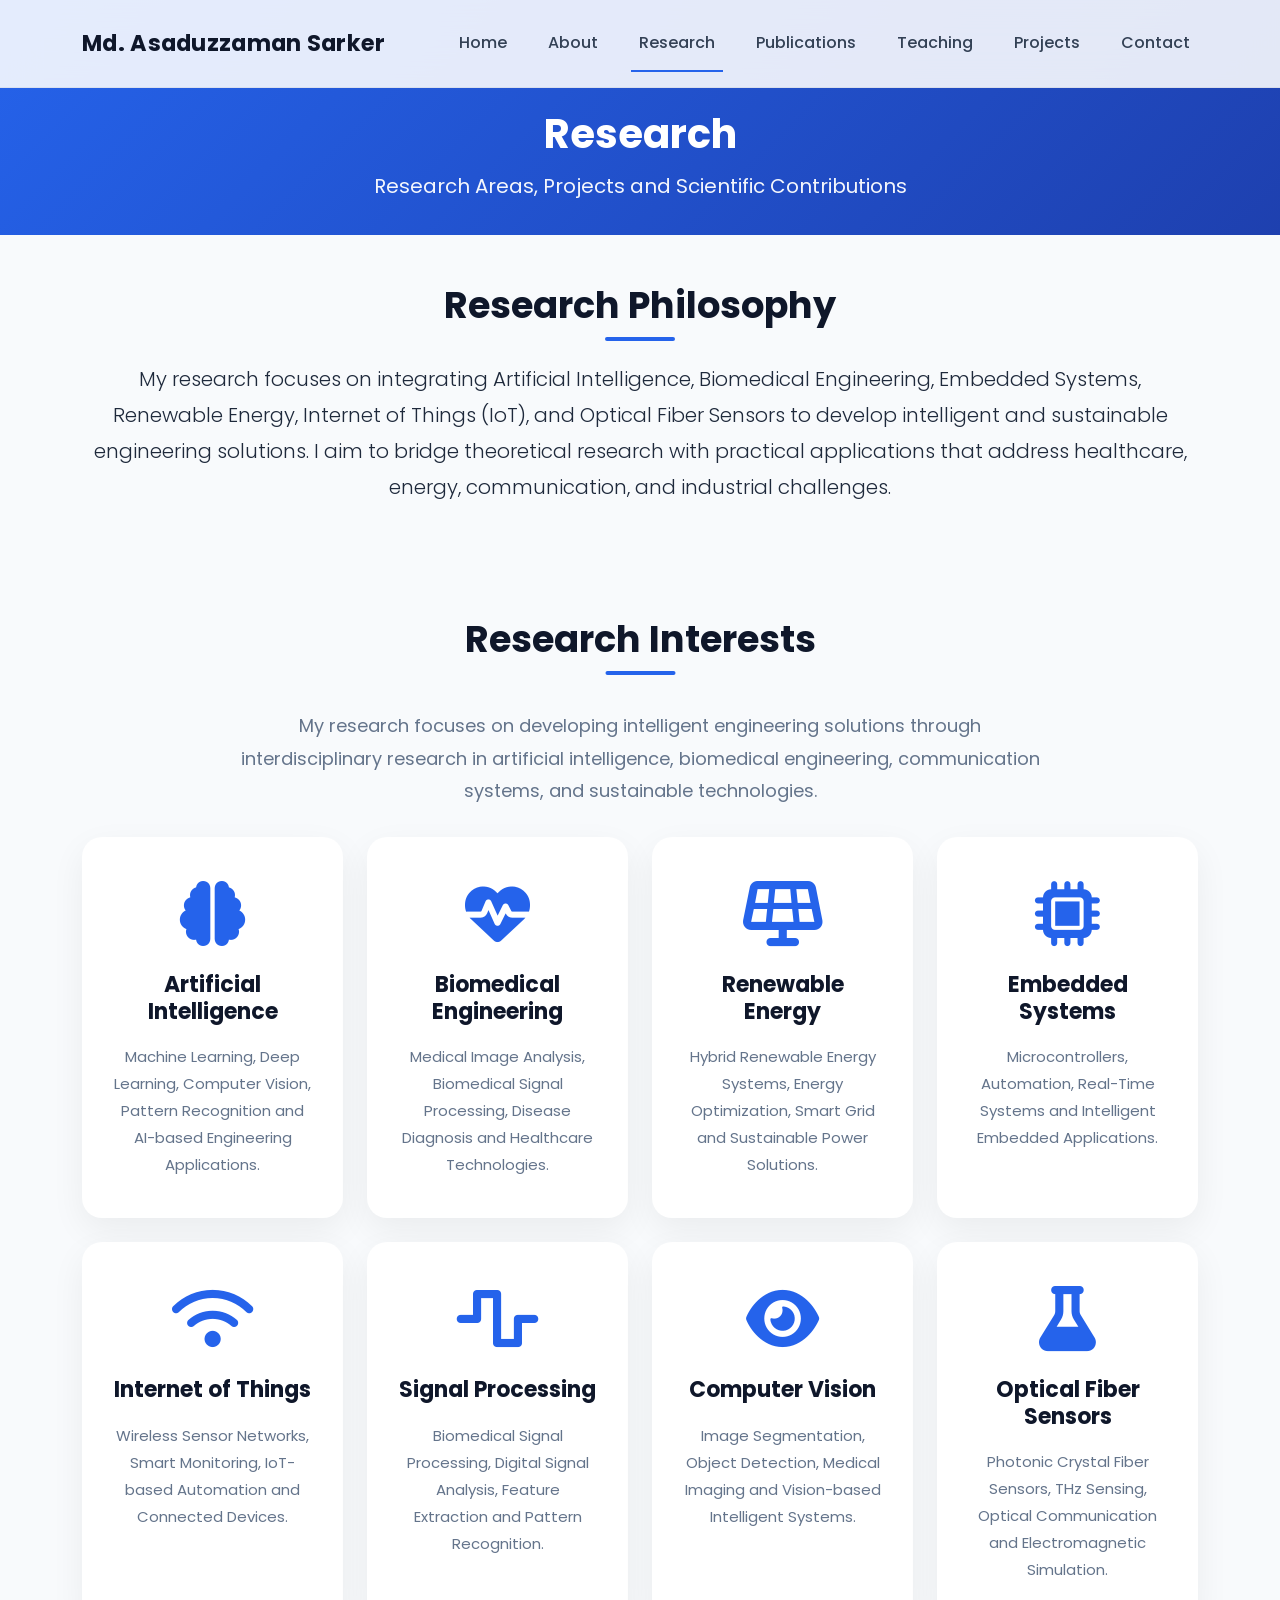
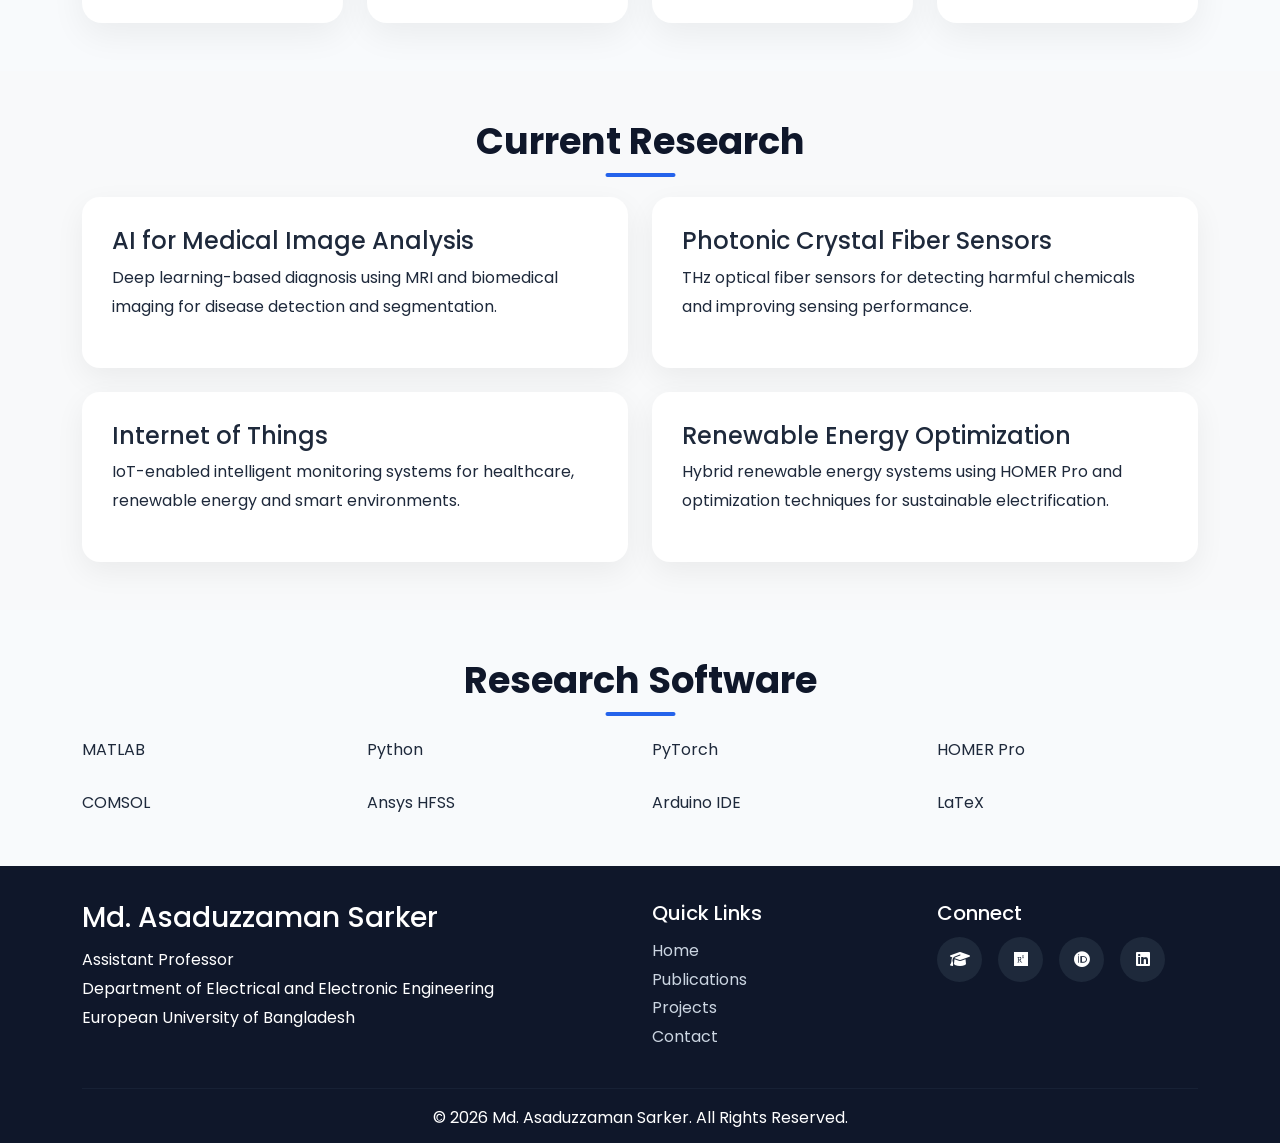
<file: research.html>
<!DOCTYPE html>
<html lang="en">

<head>

<meta charset="UTF-8">

<meta name="viewport" content="width=device-width, initial-scale=1.0">

<title>Research | Md. Asaduzzaman Sarker</title>

<link href="https://cdn.jsdelivr.net/npm/bootstrap@5.3.7/dist/css/bootstrap.min.css" rel="stylesheet">

<link rel="stylesheet" href="https://cdnjs.cloudflare.com/ajax/libs/font-awesome/6.7.2/css/all.min.css">

    <!-- Google Analytics -->
    <script async src="https://www.googletagmanager.com/gtag/js?id=G-H26FKL30S9"></script>

    <script>
    window.dataLayer = window.dataLayer || [];

    function gtag(){
        dataLayer.push(arguments);
    }

    gtag('js', new Date());

    gtag('config', 'G-H26FKL30S9');
    </script>

<link rel="stylesheet" href="assets/css/style.css">

</head>

<body>

<!-- Navbar -->

<nav class="navbar navbar-expand-lg fixed-top custom-navbar">

<div class="container">

<a class="navbar-brand" href="index.html">
<span class="logo-text">Md. Asaduzzaman Sarker</span>
</a>

<button class="navbar-toggler" type="button"
data-bs-toggle="collapse"
data-bs-target="#navbarNav">

<span class="navbar-toggler-icon"></span>

</button>

<div class="collapse navbar-collapse" id="navbarNav">

<ul class="navbar-nav ms-auto">

<li class="nav-item"><a class="nav-link" href="index.html">Home</a></li>

<li class="nav-item"><a class="nav-link" href="about.html">About</a></li>

<li class="nav-item"><a class="nav-link active" href="research.html">Research</a></li>

<li class="nav-item"><a class="nav-link" href="publications.html">Publications</a></li>

<li class="nav-item"><a class="nav-link" href="teaching.html">Teaching</a></li>

<li class="nav-item"><a class="nav-link" href="projects.html">Projects</a></li>

<li class="nav-item"><a class="nav-link" href="contact.html">Contact</a></li>

</ul>

</div>

</div>

</nav>

<section class="page-header">

<div class="container">

<h1>Research</h1>

<p>
Research Areas, Projects and Scientific Contributions
</p>

</div>

</section>

<section class="py-5">

<div class="container">

<h2 class="section-title">

Research Philosophy

</h2>

<p class="lead text-center">

My research focuses on integrating Artificial Intelligence, Biomedical Engineering, Embedded Systems, Renewable Energy, Internet of Things (IoT), and Optical Fiber Sensors to develop intelligent and sustainable engineering solutions. I aim to bridge theoretical research with practical applications that address healthcare, energy, communication, and industrial challenges.

</p>

</div>

</section>

<section class="py-5">

<div class="container">

<h2 class="section-title">
Research Interests
</h2>

<p class="section-subtitle">
My research focuses on developing intelligent engineering solutions through interdisciplinary research in artificial intelligence, biomedical engineering, communication systems, and sustainable technologies.
</p>

<div class="row g-4">

<div class="col-lg-3 col-md-6">

<div class="research-card">

<i class="fa-solid fa-brain"></i>

<h4>Artificial Intelligence</h4>

<p>
Machine Learning, Deep Learning, Computer Vision, Pattern Recognition and AI-based Engineering Applications.
</p>

</div>

</div>

<div class="col-lg-3 col-md-6">

<div class="research-card">

<i class="fa-solid fa-heart-pulse"></i>

<h4>Biomedical Engineering</h4>

<p>
Medical Image Analysis, Biomedical Signal Processing, Disease Diagnosis and Healthcare Technologies.
</p>

</div>

</div>

<div class="col-lg-3 col-md-6">

<div class="research-card">

<i class="fa-solid fa-solar-panel"></i>

<h4>Renewable Energy</h4>

<p>
Hybrid Renewable Energy Systems, Energy Optimization, Smart Grid and Sustainable Power Solutions.
</p>

</div>

</div>

<div class="col-lg-3 col-md-6">

<div class="research-card">

<i class="fa-solid fa-microchip"></i>

<h4>Embedded Systems</h4>

<p>
Microcontrollers, Automation, Real-Time Systems and Intelligent Embedded Applications.
</p>

</div>

</div>

<div class="col-lg-3 col-md-6">

<div class="research-card">

<i class="fa-solid fa-wifi"></i>

<h4>Internet of Things</h4>

<p>
Wireless Sensor Networks, Smart Monitoring, IoT-based Automation and Connected Devices.
</p>

</div>

</div>

<div class="col-lg-3 col-md-6">

<div class="research-card">

<i class="fa-solid fa-wave-square"></i>

<h4>Signal Processing</h4>

<p>
Biomedical Signal Processing, Digital Signal Analysis, Feature Extraction and Pattern Recognition.
</p>

</div>

</div>

<div class="col-lg-3 col-md-6">

<div class="research-card">

<i class="fa-solid fa-eye"></i>

<h4>Computer Vision</h4>

<p>
Image Segmentation, Object Detection, Medical Imaging and Vision-based Intelligent Systems.
</p>

</div>

</div>

<div class="col-lg-3 col-md-6">

<div class="research-card">

<i class="fa-solid fa-flask"></i>

<h4>Optical Fiber Sensors</h4>

<p>
Photonic Crystal Fiber Sensors, THz Sensing, Optical Communication and Electromagnetic Simulation.
</p>

</div>

</div>

</div>

</div>

</section>

<section class="py-5 bg-light">

<div class="container">

<h2 class="section-title">

Current Research

</h2>

<div class="row g-4">

<div class="col-lg-6">

<div class="info-card">

<h4>

AI for Medical Image Analysis

</h4>

<p>

Deep learning-based diagnosis using MRI and biomedical imaging for disease detection and segmentation.

</p>

</div>

</div>

<div class="col-lg-6">

<div class="info-card">

<h4>

Photonic Crystal Fiber Sensors

</h4>

<p>

THz optical fiber sensors for detecting harmful chemicals and improving sensing performance.

</p>

</div>

</div>

<div class="col-lg-6">

<div class="info-card">

<h4>

Internet of Things

</h4>

<p>

IoT-enabled intelligent monitoring systems for healthcare, renewable energy and smart environments.

</p>

</div>

</div>

<div class="col-lg-6">

<div class="info-card">

<h4>

Renewable Energy Optimization

</h4>

<p>

Hybrid renewable energy systems using HOMER Pro and optimization techniques for sustainable electrification.

</p>

</div>

</div>

</div>

</div>

</section>

<section class="py-5">

<div class="container">

<h2 class="section-title">

Research Software

</h2>

<div class="row g-4">

<div class="col-md-3">

<div class="member-card">

MATLAB

</div>

</div>

<div class="col-md-3">

<div class="member-card">

Python

</div>

</div>

<div class="col-md-3">

<div class="member-card">

PyTorch

</div>

</div>

<div class="col-md-3">

<div class="member-card">

HOMER Pro

</div>

</div>

<div class="col-md-3">

<div class="member-card">

COMSOL

</div>

</div>

<div class="col-md-3">

<div class="member-card">

Ansys HFSS

</div>

</div>

<div class="col-md-3">

<div class="member-card">

Arduino IDE

</div>

</div>

<div class="col-md-3">

<div class="member-card">

LaTeX

</div>

</div>

</div>

</div>

</section>

<div id="footer"></div>

<script src="https://cdn.jsdelivr.net/npm/bootstrap@5.3.7/dist/js/bootstrap.bundle.min.js"></script>
<script src="assets/js/main.js"></script>


</body>

</html>
</file>
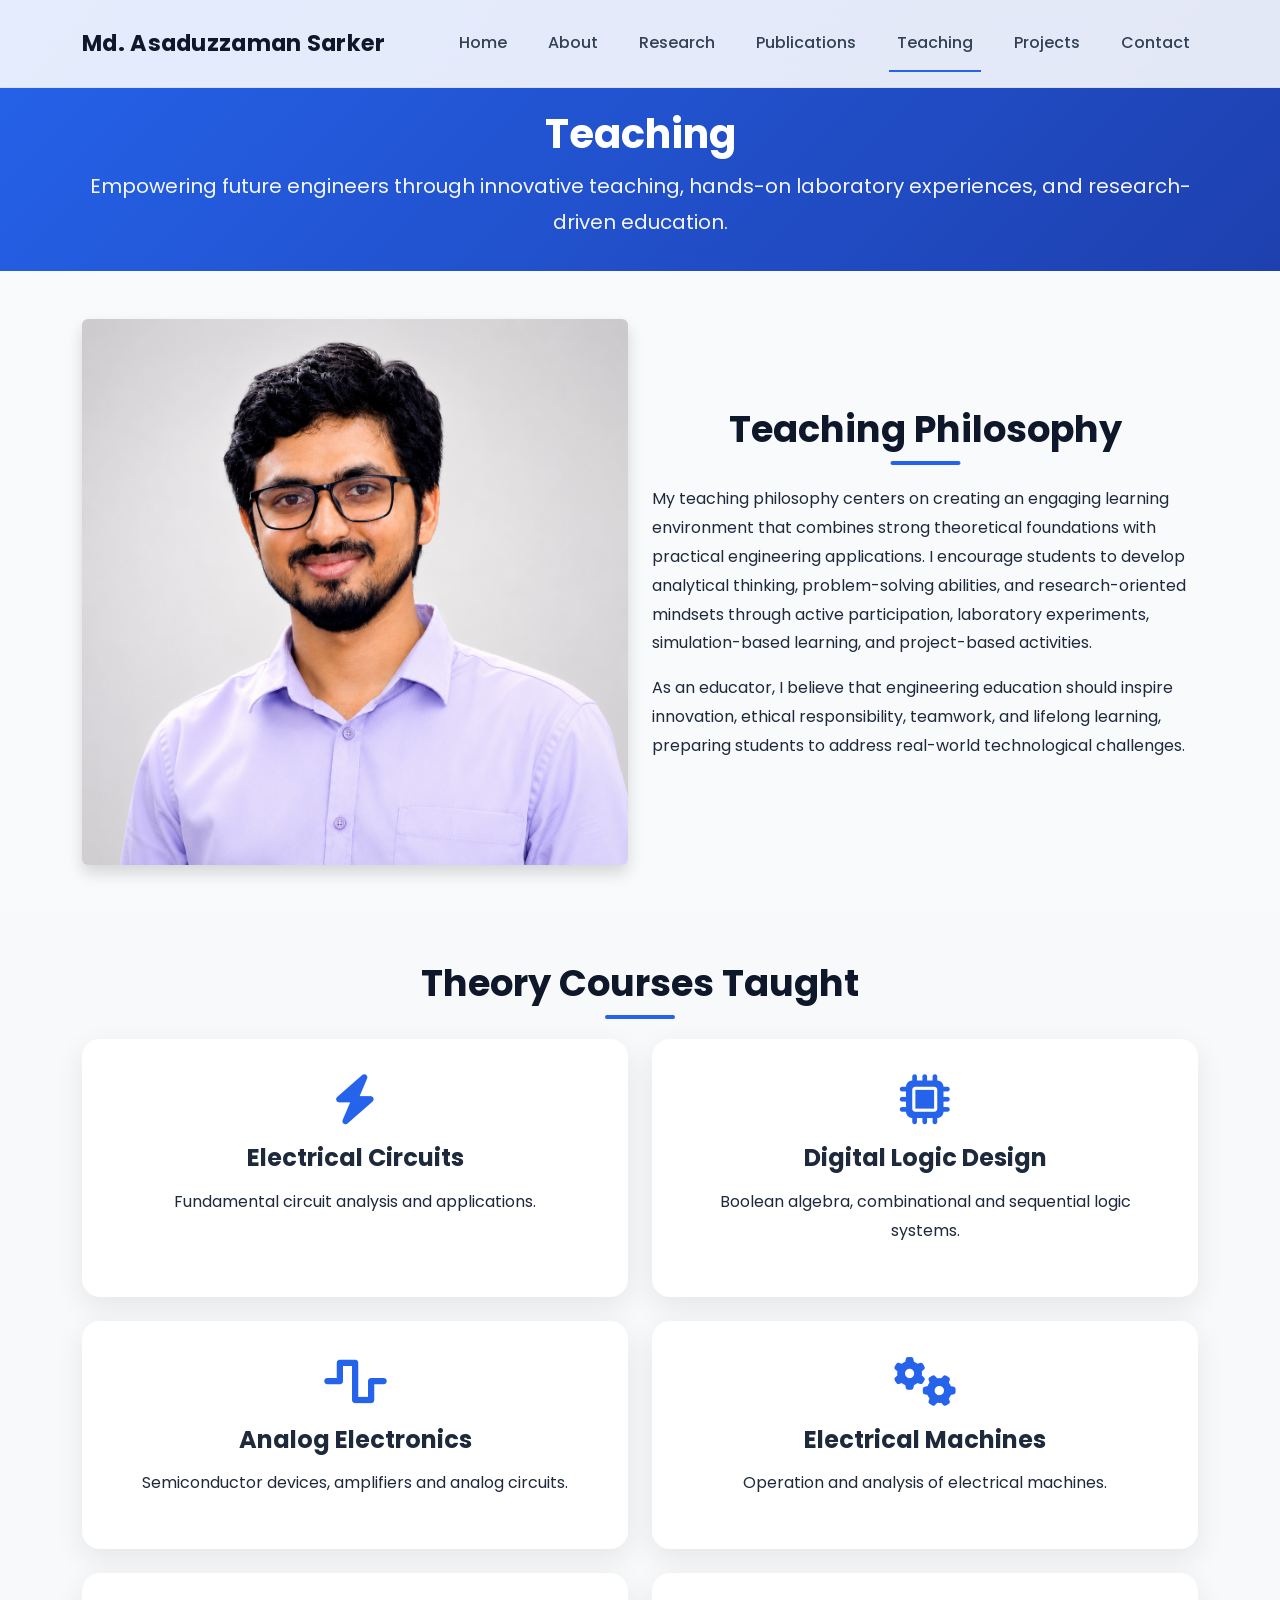
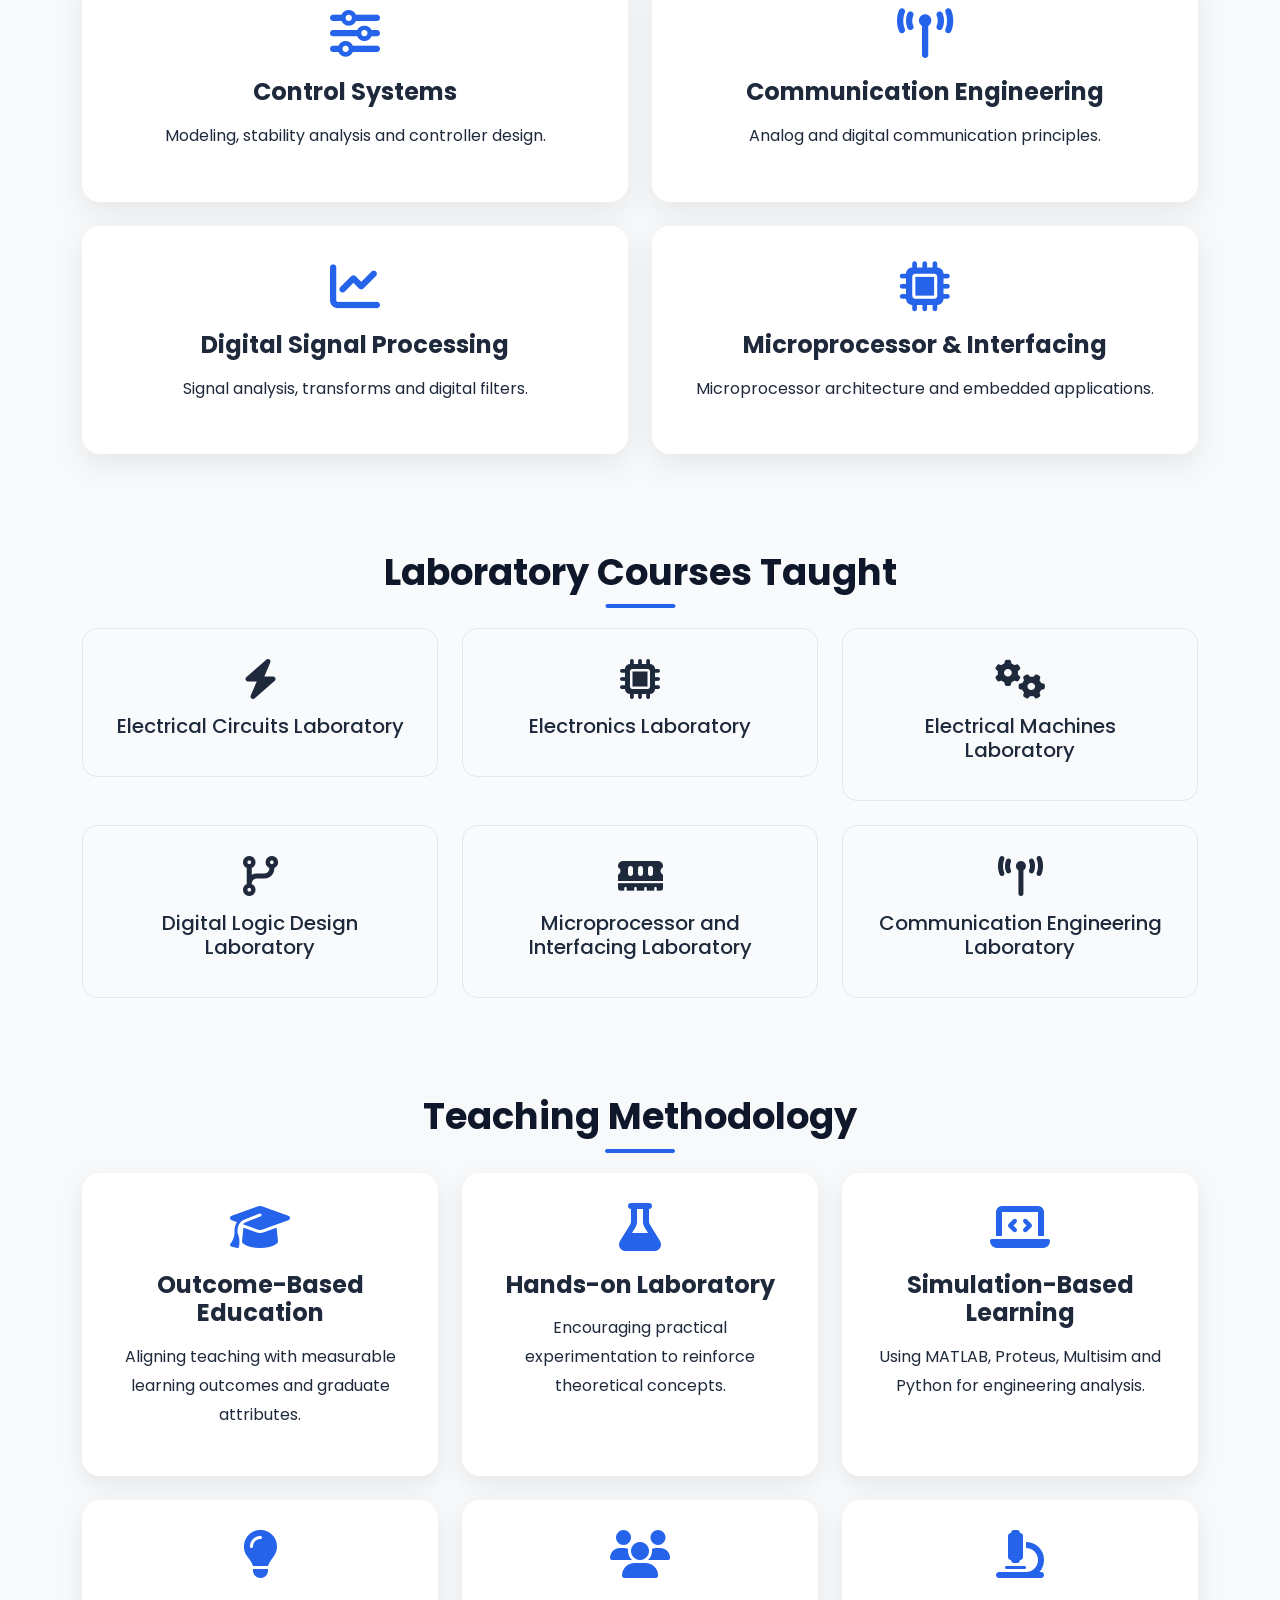
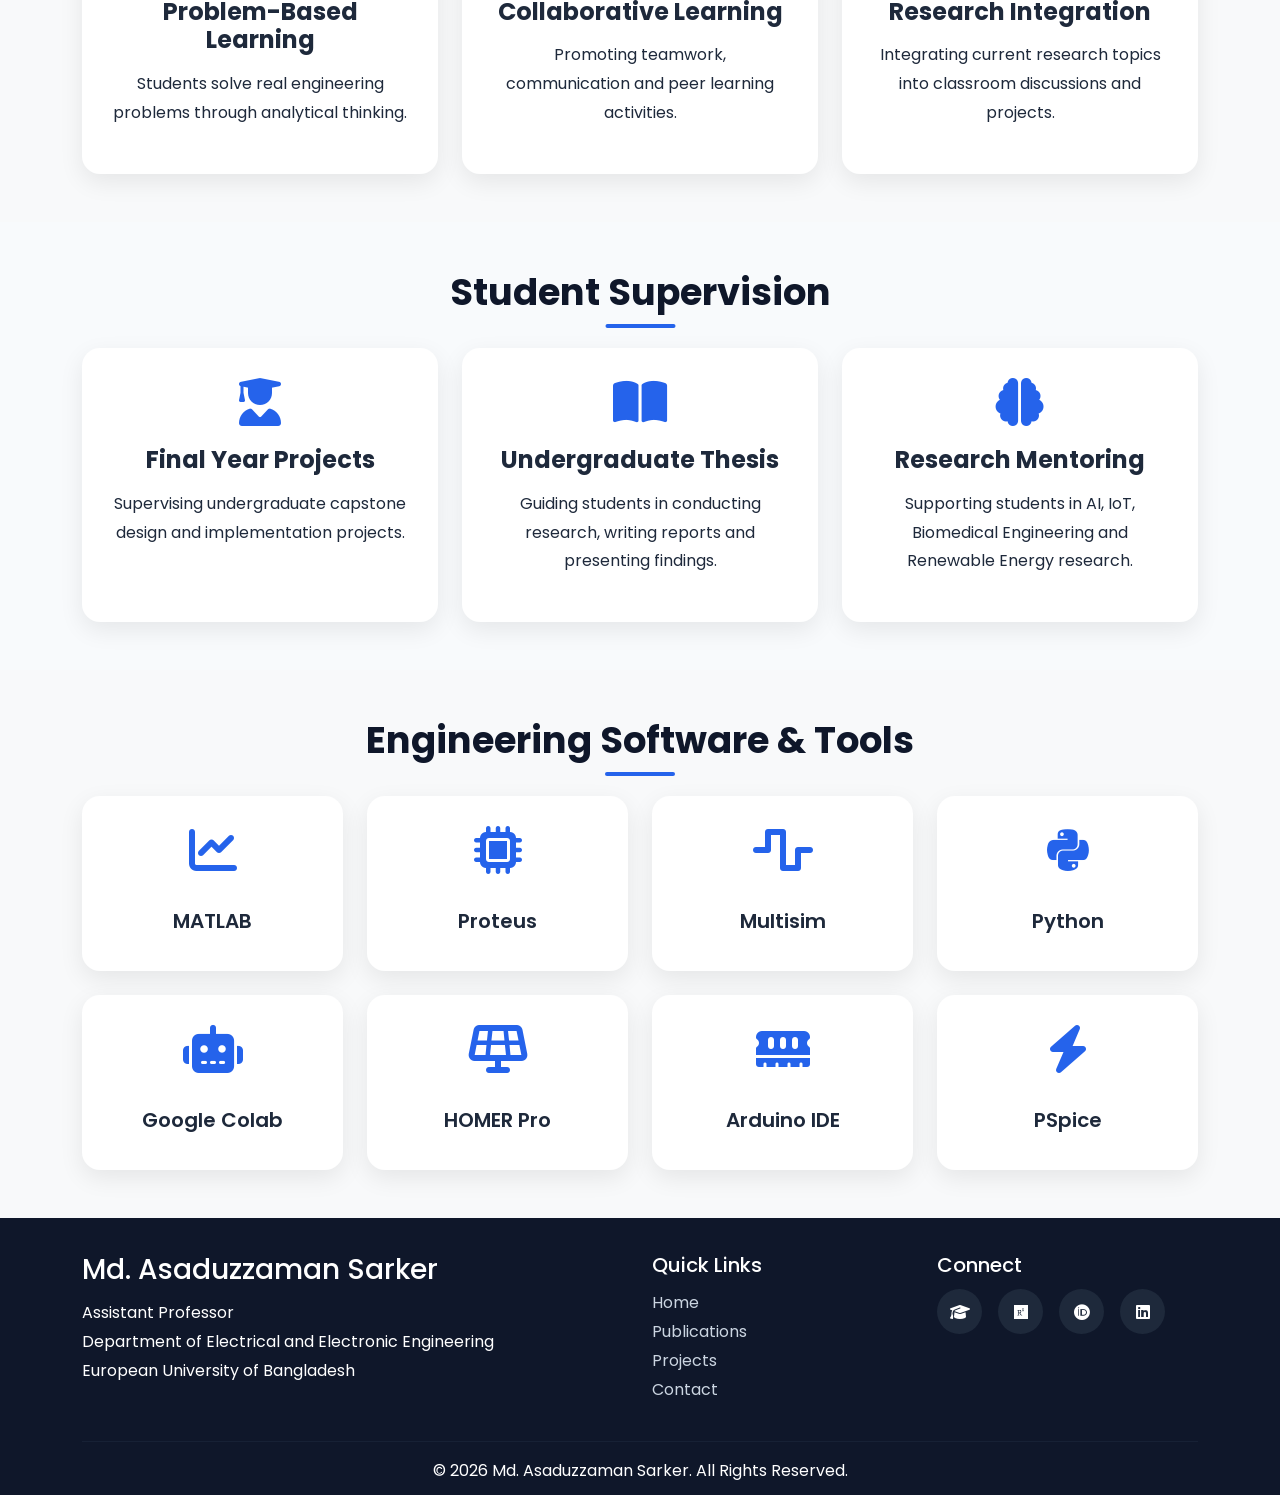
<file: teaching.html>
<!DOCTYPE html>
<html lang="en">

<head>

<meta charset="UTF-8">

<meta name="viewport" content="width=device-width, initial-scale=1.0">

<title>Teaching | Md. Asaduzzaman Sarker</title>

<link href="https://cdn.jsdelivr.net/npm/bootstrap@5.3.7/dist/css/bootstrap.min.css" rel="stylesheet">

<link rel="stylesheet" href="https://cdnjs.cloudflare.com/ajax/libs/font-awesome/6.7.2/css/all.min.css">

    <!-- Google Analytics -->
    <script async src="https://www.googletagmanager.com/gtag/js?id=G-H26FKL30S9"></script>

    <script>
    window.dataLayer = window.dataLayer || [];

    function gtag(){
        dataLayer.push(arguments);
    }

    gtag('js', new Date());

    gtag('config', 'G-H26FKL30S9');
    </script>

<link rel="stylesheet" href="assets/css/style.css">

</head>

<body>

<!-- Navbar -->

<nav class="navbar navbar-expand-lg fixed-top custom-navbar">

<div class="container">

<a class="navbar-brand" href="index.html">
<span class="logo-text">Md. Asaduzzaman Sarker</span>
</a>

<button class="navbar-toggler" type="button"
data-bs-toggle="collapse"
data-bs-target="#navbarNav">

<span class="navbar-toggler-icon"></span>

</button>

<div class="collapse navbar-collapse" id="navbarNav">

<ul class="navbar-nav ms-auto">

<li class="nav-item"><a class="nav-link" href="index.html">Home</a></li>

<li class="nav-item"><a class="nav-link" href="about.html">About</a></li>

<li class="nav-item"><a class="nav-link" href="research.html">Research</a></li>

<li class="nav-item"><a class="nav-link" href="publications.html">Publications</a></li>

<li class="nav-item"><a class="nav-link active" href="teaching.html">Teaching</a></li>

<li class="nav-item"><a class="nav-link" href="projects.html">Projects</a></li>

<li class="nav-item"><a class="nav-link" href="contact.html">Contact</a></li>

</ul>

</div>

</div>

</nav>

<!--==========================
Page Header
===========================-->

<section class="page-header">

<div class="container">

<h1>Teaching</h1>

<p>

Empowering future engineers through innovative teaching,
hands-on laboratory experiences,
and research-driven education.

</p>

</div>

</section>

<!--==========================
Teaching Philosophy
===========================-->

<section class="py-5">

<div class="container">

<div class="row align-items-center">

<div class="col-lg-6">

<img src="assets/images/profile.png"
class="img-fluid rounded shadow">

</div>

<div class="col-lg-6">

<h2 class="section-title">

Teaching Philosophy

</h2>

<p>

My teaching philosophy centers on creating an engaging learning
environment that combines strong theoretical foundations with practical
engineering applications. I encourage students to develop analytical
thinking, problem-solving abilities, and research-oriented mindsets
through active participation, laboratory experiments, simulation-based
learning, and project-based activities.

</p>

<p>

As an educator, I believe that engineering education should inspire
innovation, ethical responsibility, teamwork, and lifelong learning,
preparing students to address real-world technological challenges.

</p>

</div>

</div>

</div>

</section>

<!--==========================
Courses
===========================-->

<section class="py-5 bg-light">

<div class="container">

<h2 class="section-title">

Theory Courses Taught

</h2>

<div class="row g-4">

<div class="col-md-6">

<div class="course-card">

<i class="fas fa-bolt"></i>

<h4>Electrical Circuits</h4>

<p>Fundamental circuit analysis and applications.</p>

</div>

</div>

<div class="col-md-6">

<div class="course-card">

<i class="fas fa-microchip"></i>

<h4>Digital Logic Design</h4>

<p>Boolean algebra, combinational and sequential logic systems.</p>

</div>

</div>

<div class="col-md-6">

<div class="course-card">

<i class="fas fa-wave-square"></i>

<h4>Analog Electronics</h4>

<p>Semiconductor devices, amplifiers and analog circuits.</p>

</div>

</div>

<div class="col-md-6">

<div class="course-card">

<i class="fas fa-cogs"></i>

<h4>Electrical Machines</h4>

<p>Operation and analysis of electrical machines.</p>

</div>

</div>

<div class="col-md-6">

<div class="course-card">

<i class="fas fa-sliders-h"></i>

<h4>Control Systems</h4>

<p>Modeling, stability analysis and controller design.</p>

</div>

</div>

<div class="col-md-6">

<div class="course-card">

<i class="fas fa-broadcast-tower"></i>

<h4>Communication Engineering</h4>

<p>Analog and digital communication principles.</p>

</div>

</div>

<div class="col-md-6">

<div class="course-card">

<i class="fas fa-chart-line"></i>

<h4>Digital Signal Processing</h4>

<p>Signal analysis, transforms and digital filters.</p>

</div>

</div>

<div class="col-md-6">

<div class="course-card">

<i class="fas fa-microchip"></i>

<h4>Microprocessor & Interfacing</h4>

<p>Microprocessor architecture and embedded applications.</p>

</div>

</div>

</div>

</div>

</section>

<!--==========================
Laboratory Courses
===========================-->

<section class="py-5">

<div class="container">

<h2 class="section-title">

Laboratory Courses Taught

</h2>

<div class="row g-4">

<div class="col-sm-6 col-lg-4">

<div class="lab-card">

<i class="fas fa-bolt"></i>

<h5>Electrical Circuits Laboratory</h5>

</div>

</div>

<div class="col-sm-6 col-lg-4">

<div class="lab-card">

<i class="fas fa-microchip"></i>

<h5>Electronics Laboratory</h5>

</div>

</div>

<div class="col-sm-6 col-lg-4">

<div class="lab-card">

<i class="fas fa-cogs"></i>

<h5>Electrical Machines Laboratory</h5>

</div>

</div>

<div class="col-sm-6 col-lg-4">

<div class="lab-card">

<i class="fas fa-code-branch"></i>

<h5>Digital Logic Design Laboratory</h5>

</div>

</div>

<div class="col-sm-6 col-lg-4">

<div class="lab-card">

<i class="fas fa-memory"></i>

<h5>Microprocessor and Interfacing Laboratory</h5>

</div>

</div>

<div class="col-sm-6 col-lg-4">

<div class="lab-card">

<i class="fas fa-tower-broadcast"></i>

<h5>Communication Engineering Laboratory</h5>

</div>

</div>


</div>

</div>

</section>

<!--==========================
Teaching Methodology
===========================-->

<section class="py-5 bg-light">

<div class="container">

<h2 class="section-title">
Teaching Methodology
</h2>

<div class="row g-4">

<div class="col-sm-6 col-lg-4">

<div class="method-card">

<i class="fas fa-graduation-cap"></i>

<h4>Outcome-Based Education</h4>

<p>
Aligning teaching with measurable learning outcomes and graduate attributes.
</p>

</div>

</div>

<div class="col-sm-6 col-lg-4">

<div class="method-card">

<i class="fas fa-flask"></i>

<h4>Hands-on Laboratory</h4>

<p>
Encouraging practical experimentation to reinforce theoretical concepts.
</p>

</div>

</div>

<div class="col-sm-6 col-lg-4">

<div class="method-card">

<i class="fas fa-laptop-code"></i>

<h4>Simulation-Based Learning</h4>

<p>
Using MATLAB, Proteus, Multisim and Python for engineering analysis.
</p>

</div>

</div>

<div class="col-sm-6 col-lg-4">

<div class="method-card">

<i class="fas fa-lightbulb"></i>

<h4>Problem-Based Learning</h4>

<p>
Students solve real engineering problems through analytical thinking.
</p>

</div>

</div>

<div class="col-sm-6 col-lg-4">

<div class="method-card">

<i class="fas fa-users"></i>

<h4>Collaborative Learning</h4>

<p>
Promoting teamwork, communication and peer learning activities.
</p>

</div>

</div>

<div class="col-sm-6 col-lg-4">

<div class="method-card">

<i class="fas fa-microscope"></i>

<h4>Research Integration</h4>

<p>
Integrating current research topics into classroom discussions and projects.
</p>

</div>

</div>

</div>

</div>

</section>

<!--==========================
Student Supervision
===========================-->

<section class="py-5">

<div class="container">

<h2 class="section-title">
Student Supervision
</h2>

<div class="row g-4">

<div class="col-sm-6 col-lg-4">

<div class="supervision-card">

<i class="fas fa-user-graduate"></i>

<h4>Final Year Projects</h4>

<p>

Supervising undergraduate capstone design and implementation projects.

</p>

</div>

</div>

<div class="col-sm-6 col-lg-4">

<div class="supervision-card">

<i class="fas fa-book-open"></i>

<h4>Undergraduate Thesis</h4>

<p>

Guiding students in conducting research, writing reports and presenting findings.

</p>

</div>

</div>

<div class="col-sm-6 col-lg-4">

<div class="supervision-card">

<i class="fas fa-brain"></i>

<h4>Research Mentoring</h4>

<p>

Supporting students in AI, IoT, Biomedical Engineering and Renewable Energy research.

</p>

</div>

</div>

</div>

</div>

</section>

<!--==========================
Engineering Software
===========================-->

<section class="py-5 bg-light">

<div class="container">

<h2 class="section-title">

Engineering Software & Tools

</h2>

<div class="row g-4">

<div class="col-md-3">

<div class="software-card">

<i class="fas fa-chart-line"></i>

<h5>MATLAB</h5>

</div>

</div>

<div class="col-md-3">

<div class="software-card">

<i class="fas fa-microchip"></i>

<h5>Proteus</h5>

</div>

</div>

<div class="col-md-3">

<div class="software-card">

<i class="fas fa-wave-square"></i>

<h5>Multisim</h5>

</div>

</div>

<div class="col-md-3">

<div class="software-card">

<i class="fab fa-python"></i>

<h5>Python</h5>

</div>

</div>

<div class="col-md-3">

<div class="software-card">

<i class="fas fa-robot"></i>

<h5>Google Colab</h5>

</div>

</div>

<div class="col-md-3">

<div class="software-card">

<i class="fas fa-solar-panel"></i>

<h5>HOMER Pro</h5>

</div>

</div>

<div class="col-md-3">

<div class="software-card">

<i class="fas fa-memory"></i>

<h5>Arduino IDE</h5>

</div>

</div>

<div class="col-md-3">

<div class="software-card">

<i class="fas fa-bolt"></i>

<h5>PSpice</h5>

</div>

</div>

</div>

</div>

</section>


<div id="footer"></div>

<script src="https://cdn.jsdelivr.net/npm/bootstrap@5.3.7/dist/js/bootstrap.bundle.min.js"></script>
<script src="assets/js/main.js"></script>


</body>

</html>
</file>
<file: assets/css/style.css>
/* ===========================
   Google Font
=========================== */
@import url('https://fonts.googleapis.com/css2?family=Poppins:wght@300;400;500;600;700;800&display=swap');

*{
    margin:0;
    padding:0;
    box-sizing:border-box;
}

html{
    scroll-behavior:smooth;
}

body{
    font-family:'Poppins',sans-serif;
    color:#1e293b;
    background:#f8fafc;
    line-height:1.8;
}

/* ===========================
Navbar
=========================== */

.navbar{
    padding:18px 0;
    transition:.3s;
}

.navbar-brand{
    font-size:1.35rem;
    font-weight:700;
    color:#0f172a!important;
}

.nav-link{
    color:#334155!important;
    margin-left:20px;
    font-weight:500;
    transition:.3s;
}

.nav-link:hover{
    color:#2563eb!important;
}


/* ===========================
Buttons
=========================== */

.btn-primary{

    background:#2563eb;

    border:none;

    border-radius:50px;

    padding:14px 32px;

}

.btn-primary:hover{

    background:#1d4ed8;

}

.btn-outline-primary{

    border-radius:50px;

    padding:14px 32px;

    margin-left:10px;

}

/* ===========================
Sections
=========================== */

section{

    padding:70px 0;

}

.section-title{

    text-align:center;

    font-size:2.3rem;

    font-weight:700;

    margin-bottom:10px;

    color:#0f172a;

}

.section-title{

    position:relative;

    display:inline-block;

    left:50%;

    transform:translateX(-50%);

}

.section-title::after{

    content:"";

    width:70px;

    height:4px;

    background:#2563eb;

    display:block;

    margin:10px auto;

    border-radius:20px;

}

.section-subtitle{

max-width:800px;

margin: 15px auto 30px;

text-align:center;

font-size:18px;

color:#64748b;

}

/* ===========================
Statistics
=========================== */

.stat-box{

    background:white;

    border-radius:18px;

    padding:35px;

    text-align:center;

    transition:.3s;

    box-shadow:0 8px 30px rgba(0,0,0,.05);

}

.stat-box:hover{

    transform:translateY(-10px);

}

.stat-box h2{

    color:#2563eb;

    font-size:2.5rem;

    font-weight:800;

}

.stat-box p{

    margin-top:10px;

    color:#64748b;

}

/*====================================
Research Cards
====================================*/

.research-card{

background:#fff;

padding:40px 30px;

border-radius:20px;

height:100%;

text-align:center;

box-shadow:0 12px 35px rgba(0,0,0,.06);

transition:.35s;

border-top:5px solid transparent;

}

.research-card:hover{

transform:translateY(-12px);

border-top:5px solid #2563eb;

box-shadow:0 22px 45px rgba(37,99,235,.15);

}

.research-card i{

font-size:65px;

color:#2563eb;

margin-bottom:25px;

transition:.35s;

}

.research-card:hover i{

transform:scale(1.15) rotate(5deg);

}

.research-card h4{

font-size:22px;

font-weight:700;

margin-bottom:18px;

color:#0f172a;

}

.research-card p{

font-size:15px;

line-height:1.8;

color:#64748b;

margin:0;

}

/* ===========================
Publication
=========================== */

.publication{

    background:white;

    padding:30px;

    border-left:5px solid #2563eb;

    border-radius:12px;

    margin-bottom:25px;

    box-shadow:0 5px 15px rgba(0,0,0,.05);

}

.publication h4{

    font-size:1.25rem;

}

/* ===========================
Contact
=========================== */

#contact p{

    font-size:18px;

    margin-bottom:15px;

}

#contact i{

    color:#2563eb;

    margin-right:10px;

}

/* ===========================
   Hero
=========================== */

.hero{
    min-height:100vh;
    display:flex;
    align-items:center;
    padding:100px 0;
    background:linear-gradient(135deg,#eff6ff,#ffffff);
    position:relative;
    overflow:hidden;
}

.hero-bg{
    position:absolute;
    inset:0;
    background:
        radial-gradient(circle at top right,#2563eb22,transparent 35%),
        radial-gradient(circle at bottom left,#10b98122,transparent 30%);
    z-index:0;
}

.hero .container{
    position:relative;
    z-index:2;
}

.hero-tag{
    display:inline-block;
    padding:8px 18px;
    background:#dbeafe;
    color:#2563eb;
    font-weight:600;
    border-radius:30px;
    margin-bottom:20px;
}

.hero h1{
    font-size:4rem;
    font-weight:800;
    line-height:1.1;
    color:#0f172a;
    margin-bottom:15px;
}

.hero h1 span{
    color:#2563eb;
}

.hero h3{
    color:#2563eb;
    margin-bottom:15px;
}

.hero h5{
    color:#64748b;
    margin-bottom:20px;
}

.hero-text{
    font-size:18px;
    color:#475569;
    max-width:650px;
    margin-bottom:30px;
}

.profile-image{
    width:370px;
    height:370px;
    object-fit:cover;
    border-radius:50%;
    border:8px solid #fff;
    box-shadow:0 20px 50px rgba(0,0,0,.15);
}

.photo-box{
    display:inline-block;
    padding:15px;
    background:#fff;
    border-radius:30px;
    box-shadow:0 25px 60px rgba(0,0,0,.12);
}

.hero-social a{
    width:50px;
    height:50px;
    display:inline-flex;
    align-items:center;
    justify-content:center;
    margin-right:12px;
    background:#fff;
    color:#2563eb;
    text-decoration:none;
    border-radius:50%;
    font-size:20px;
    box-shadow:0 10px 20px rgba(0,0,0,.08);
    transition:.3s;
}

.hero-social a:hover{
    background:#2563eb;
    color:#fff;
    transform:translateY(-6px);
}

.hero-buttons{
    display:flex;
    flex-wrap:wrap;
    gap:15px;
}

.hero-buttons .btn{
    margin-right:0;
}

.hero-buttons .btn i{
    margin-right:8px;
}

/* ===========================
   Hero Responsive
=========================== */

/* Large Tablets */
@media (max-width:992px){

    .hero{
        text-align:center;
    }

    .hero h1{
        font-size:3rem;
    }

    .hero-text{
        margin:0 auto 30px;
    }

    .profile-image{
        width:300px;
        height:300px;
        margin-top:40px;
    }

}

/* Tablets */
@media (max-width:768px){

    .hero{
        padding:90px 0 70px;
    }

    .hero h1{
        font-size:2.5rem;
    }

    .hero h3{
        font-size:1.5rem;
    }

    .hero h5{
        font-size:1rem;
    }

    .hero-text{
        font-size:17px;
    }

    .profile-image{
        width:250px;
        height:250px;
    }

}

/* Mobile */
@media (max-width:576px){

    .hero{
        padding:80px 0 50px;
    }

    .hero-tag{
        font-size:.85rem;
        padding:6px 16px;
    }

    .hero h1{
        font-size:2rem;
    }

    .hero h3{
        font-size:1.25rem;
    }

    .hero h5{
        font-size:.95rem;
    }

    .hero-text{
        font-size:16px;
    }

    .profile-image{
        width:200px;
        height:200px;
        margin-top:30px;
    }

    .hero .btn{
        width:100%;
        max-width:280px;
        margin:8px auto;
        display:block;
    }

    .hero-social{
        text-align:center;
    }

    .hero-social a{
        width:44px;
        height:44px;
        font-size:18px;
        margin:0 6px;
    }

    .hero-buttons{
    justify-content:center;
    }

    .hero-buttons .btn{
        width:100%;
        max-width:280px;
    }

}

/*==============================
Premium Navbar
==============================*/

.custom-navbar{

    background:rgba(255,255,255,.88);

    backdrop-filter:blur(18px);

    -webkit-backdrop-filter:blur(18px);

    transition:.35s;

    padding:18px 0;

    border-bottom:1px solid rgba(0,0,0,.05);

}

.logo-text{

    font-size:1.4rem;

    font-weight:700;

    color:#0f172a;

    letter-spacing:.3px;

}

.nav-link{
    position:relative;
    font-weight:500;
    margin-left:25px;
}

.nav-link::after{
    content:"";
    position:absolute;
    left:0;
    bottom:-6px;
    width:0;
    height:2px;
    background:#2563eb;
    transition:.3s;
}

.nav-link:hover::after,
.nav-link.active::after {
    width: 100%;
}

.profile-image{

    transition:.4s;

}

.photo-box:hover .profile-image{

    transform:scale(1.03);

}

.photo-box{

    transition:.4s;

}

.photo-box:hover{

    transform:translateY(-10px);

    box-shadow:0 35px 80px rgba(37,99,235,.18);

}



/*=========================================
Research Section
=========================================*/

.research-item{

background:#fff;

padding:40px 30px;

border-radius:20px;

height:100%;

text-align:center;

transition:.35s;

box-shadow:0 12px 35px rgba(0,0,0,.06);

}

.research-item:hover{

transform:translateY(-12px);

box-shadow:0 20px 45px rgba(37,99,235,.15);

}

.research-icon{

width:80px;

height:80px;

margin:auto;

margin-bottom:25px;

border-radius:50%;

background:#2563eb;

display:flex;

justify-content:center;

align-items:center;

font-size:30px;

color:white;

}

.research-item h4{

margin-bottom:18px;

font-weight:700;

color:#0f172a;

}

.research-item p{

color:#64748b;

}

/*=====================================
ABOUT
======================================*/

.about-text{

font-size:17px;

color:#475569;

margin-bottom:20px;

line-height:1.9;

}

.info-card{

background:#fff;

padding:30px;

border-radius:18px;

height:100%;

box-shadow:0 10px 30px rgba(0,0,0,.06);

}

.info-card h5{

font-weight:700;

margin-bottom:20px;

color:#2563eb;

}

.info-card ul{

padding-left:18px;

}

.info-card li{

margin-bottom:12px;

color:#475569;

}

.counter-card{

background:#2563eb;

color:white;

padding:30px;

text-align:center;

border-radius:18px;

transition:.35s;

}

.counter-card:hover{

transform:translateY(-10px);

}

.counter-card h2{

font-size:42px;

font-weight:700;

margin-bottom:10px;

}

.counter-card p{

margin:0;

font-size:16px;

}

/*=====================================
Timeline
======================================*/

.timeline-section{

background:#f1f5f9;

}

.timeline{

position:relative;

max-width:900px;

margin:auto;

padding-left:40px;

}

.timeline::before{

content:"";

position:absolute;

left:14px;

top:0;

width:4px;

height:100%;

background:#2563eb;

border-radius:10px;

}

.timeline-item{

position:relative;

margin-bottom:45px;

}

.timeline-dot{

position:absolute;

left:-34px;

top:6px;

width:22px;

height:22px;

border-radius:50%;

background:#2563eb;

border:5px solid white;

box-shadow:0 0 0 4px rgba(37,99,235,.2);

}

.timeline-content{

background:white;

padding:30px;

border-radius:18px;

box-shadow:0 10px 30px rgba(0,0,0,.06);

transition:.35s;

}

.timeline-content:hover{

transform:translateX(8px);

box-shadow:0 18px 45px rgba(0,0,0,.10);

}

.timeline-date{

display:inline-block;

margin-bottom:12px;

background:#dbeafe;

color:#2563eb;

padding:6px 15px;

border-radius:20px;

font-size:14px;

font-weight:600;

}

.timeline-content h4{

font-weight:700;

margin-bottom:6px;

}

.timeline-content h6{

color:#64748b;

margin-bottom:15px;

}

/*=====================================
Publication Cards
======================================*/

.publication-card{

background:white;

padding:35px;

border-radius:18px;

height:100%;

box-shadow:0 12px 30px rgba(0,0,0,.06);

transition:.35s;

}

.publication-card:hover{

transform:translateY(-10px);

box-shadow:0 20px 45px rgba(37,99,235,.12);

}

.publication-card h4{

font-size:22px;

font-weight:600;

margin:20px 0;

}

.publication-card p{

color:#64748b;

}

/*=====================================
Skills
======================================*/

.skill-card{

background:#fff;

padding:40px 30px;

border-radius:20px;

text-align:center;

height:100%;

transition:.35s;

box-shadow:0 10px 30px rgba(0,0,0,.05);

}

.skill-card:hover{

transform:translateY(-10px);

box-shadow:0 20px 40px rgba(37,99,235,.15);

}

.skill-card i{

font-size:48px;

color:#2563eb;

margin-bottom:25px;

}

.skill-card h4{

font-size:22px;

margin-bottom:15px;

font-weight:700;

}

.skill-card p{

color:#64748b;

}

/*=====================================
Footer
======================================*/

footer{

background:#0f172a;

color:white;

padding:35px 0 10px;

}

footer h3,
footer h5{

margin-bottom:12px;

}

.footer p{
    line-height:1.5;
    margin-bottom:8px;
}

.footer-links{

list-style:none;

padding:0;

}

.footer-links li{

margin-bottom:0px;

}

.footer-links a{

text-decoration:none;

color:#cbd5e1;

transition:.3s;

}

.footer-links a:hover{

color:white;

}

.footer-social a{

display:inline-flex;

justify-content:center;

align-items:center;

width:45px;

height:45px;

background:#1e293b;

border-radius:50%;

margin-right:12px;

color:white;

text-decoration:none;

transition:.3s;

}

.footer-social a:hover{

background:#2563eb;

transform:translateY(-6px);

}

footer hr{

margin:20px 0 15px;

border-color:#334155;

}

.footer-bottom{
    padding-top:5px;
    font-size:14px;
}

/*====================================
Inner Pages
====================================*/

.page-header{

padding:80px 0 15px;

background:linear-gradient(135deg,#2563eb,#1e40af);

color:white;

text-align:center;

}

.page-header h1{

font-size:40px;

font-weight:700;

margin-top:30px;
margin-bottom:10px;

}

.page-header p{

font-size:20px;

opacity:.95;

}


/*==========================
Research Profiles
==========================*/

.profile-card{

background:#fff;

padding:40px 30px;

border-radius:20px;

text-align:center;

height:100%;

box-shadow:0 12px 35px rgba(0,0,0,.08);

transition:.35s;

}

.profile-card:hover{

transform:translateY(-10px);

box-shadow:0 20px 45px rgba(37,99,235,.15);

}

.profile-card i{

font-size:60px;

margin-bottom:20px;

color:#2563eb;

}

.profile-card h4{

margin-bottom:15px;

font-weight:700;

}

.profile-card p{

min-height:70px;

color:#666;

margin-bottom:25px;

}

.profile-card .btn{

border-radius:50px;

padding:10px 25px;

}

.project-card{

background:#fff;

padding:35px;

border-radius:20px;

height:100%;

box-shadow:0 12px 35px rgba(0,0,0,.06);

transition:.35s;

}

.project-card:hover{

transform:translateY(-10px);

box-shadow:0 20px 45px rgba(37,99,235,.15);

}

.project-card h3,
.project-card h4{

font-weight:700;

margin-bottom:18px;

}

.project-card .badge{

margin-right:8px;

margin-top:10px;

}

/*==========================
PUBLICATIONS
==========================*/

.publication-card{

background:#fff;

padding:35px;

border-radius:18px;

margin-bottom:30px;

box-shadow:0 10px 30px rgba(0,0,0,.08);

transition:.3s;

}

.publication-card:hover{

transform:translateY(-8px);

box-shadow:0 20px 45px rgba(37,99,235,.15);

}

.publication-header{

display:flex;

justify-content:space-between;

align-items:center;

margin-bottom:20px;

}

.publication-year{

font-size:15px;

font-weight:600;

color:#64748b;

}

.publication-card h3{

font-size:28px;

font-weight:700;

line-height:1.45;

margin-bottom:20px;

}

.publication-card p{

font-size:16px;

line-height:1.9;

color:#555;

}

.publication-buttons{

margin-top:25px;

display:flex;

gap:15px;

flex-wrap:wrap;

}

/*==========================
Teaching
==========================*/

.course-card{

background:#fff;

padding:35px;

border-radius:18px;

text-align:center;

height:100%;

box-shadow:0 10px 30px rgba(0,0,0,.08);

transition:.3s;

}

.course-card:hover{

transform:translateY(-8px);

box-shadow:0 20px 40px rgba(37,99,235,.15);

}

.course-card i{

font-size:50px;

color:#2563eb;

margin-bottom:20px;

}

.course-card h4{

font-weight:700;

margin-bottom:15px;

}

.lab-card{

background:#f8fafc;

padding:30px;

border-radius:15px;

text-align:center;

transition:.3s;

border:1px solid #e5e7eb;

}

.lab-card:hover{

background:#2563eb;

color:#fff;

transform:translateY(-5px);

}

.lab-card i{

font-size:40px;

margin-bottom:15px;

}

/*==========================
Teaching Extras
==========================*/

.method-card,
.supervision-card,
.software-card{

background:#fff;

padding:30px;

border-radius:18px;

text-align:center;

height:100%;

box-shadow:0 8px 25px rgba(0,0,0,.08);

transition:.3s;

}

.method-card:hover,
.supervision-card:hover,
.software-card:hover{

transform:translateY(-8px);

box-shadow:0 18px 40px rgba(37,99,235,.15);

}

.method-card i,
.supervision-card i,
.software-card i{

font-size:48px;

color:#2563eb;

margin-bottom:20px;

}

.method-card h4,
.supervision-card h4{

font-weight:700;

margin-bottom:15px;

}

.software-card h5{

margin-top:15px;

font-weight:600;

}

\.contact-card{

background:#fff;

padding:35px;

text-align:center;

border-radius:18px;

box-shadow:0 10px 30px rgba(0,0,0,.08);

transition:.3s;

height:100%;

}

.contact-card:hover{

transform:translateY(-8px);

}

.contact-card i{

font-size:48px;

color:#2563eb;

margin-bottom:20px;

}

/*==========================
HOME EXTRA
==========================*/

.timeline{

border-left:4px solid #2563eb;

padding-left:30px;

}

.timeline-item{

margin-bottom:40px;

position:relative;

}

.timeline-item::before{

content:"";

width:18px;

height:18px;

background:#2563eb;

border-radius:50%;

position:absolute;

left:-39px;

top:6px;

}

.timeline-date{

font-weight:700;

color:#2563eb;

}

.publication-highlight{

background:#fff;

padding:30px;

border-radius:18px;

text-align:center;

height:100%;

box-shadow:0 10px 30px rgba(0,0,0,.08);

transition:.3s;

}

.publication-highlight:hover{

transform:translateY(-8px);

box-shadow:0 20px 45px rgba(37,99,235,.15);

}

@media (max-width: 768px) {

  .custom-navbar{
    padding: 10px 0;
  }

  .logo-text{
    font-size: 1.05rem;
  }

  .page-header{
    padding: 120px 16px 35px;
  }

  .page-header h1{
    font-size: 1.9rem;
    line-height: 1.2;
    margin-bottom: 8px;
  }

  .page-header p{
    font-size: 0.95rem;
    line-height: 1.5;
    padding: 0 8px;
  }

}
</file>
